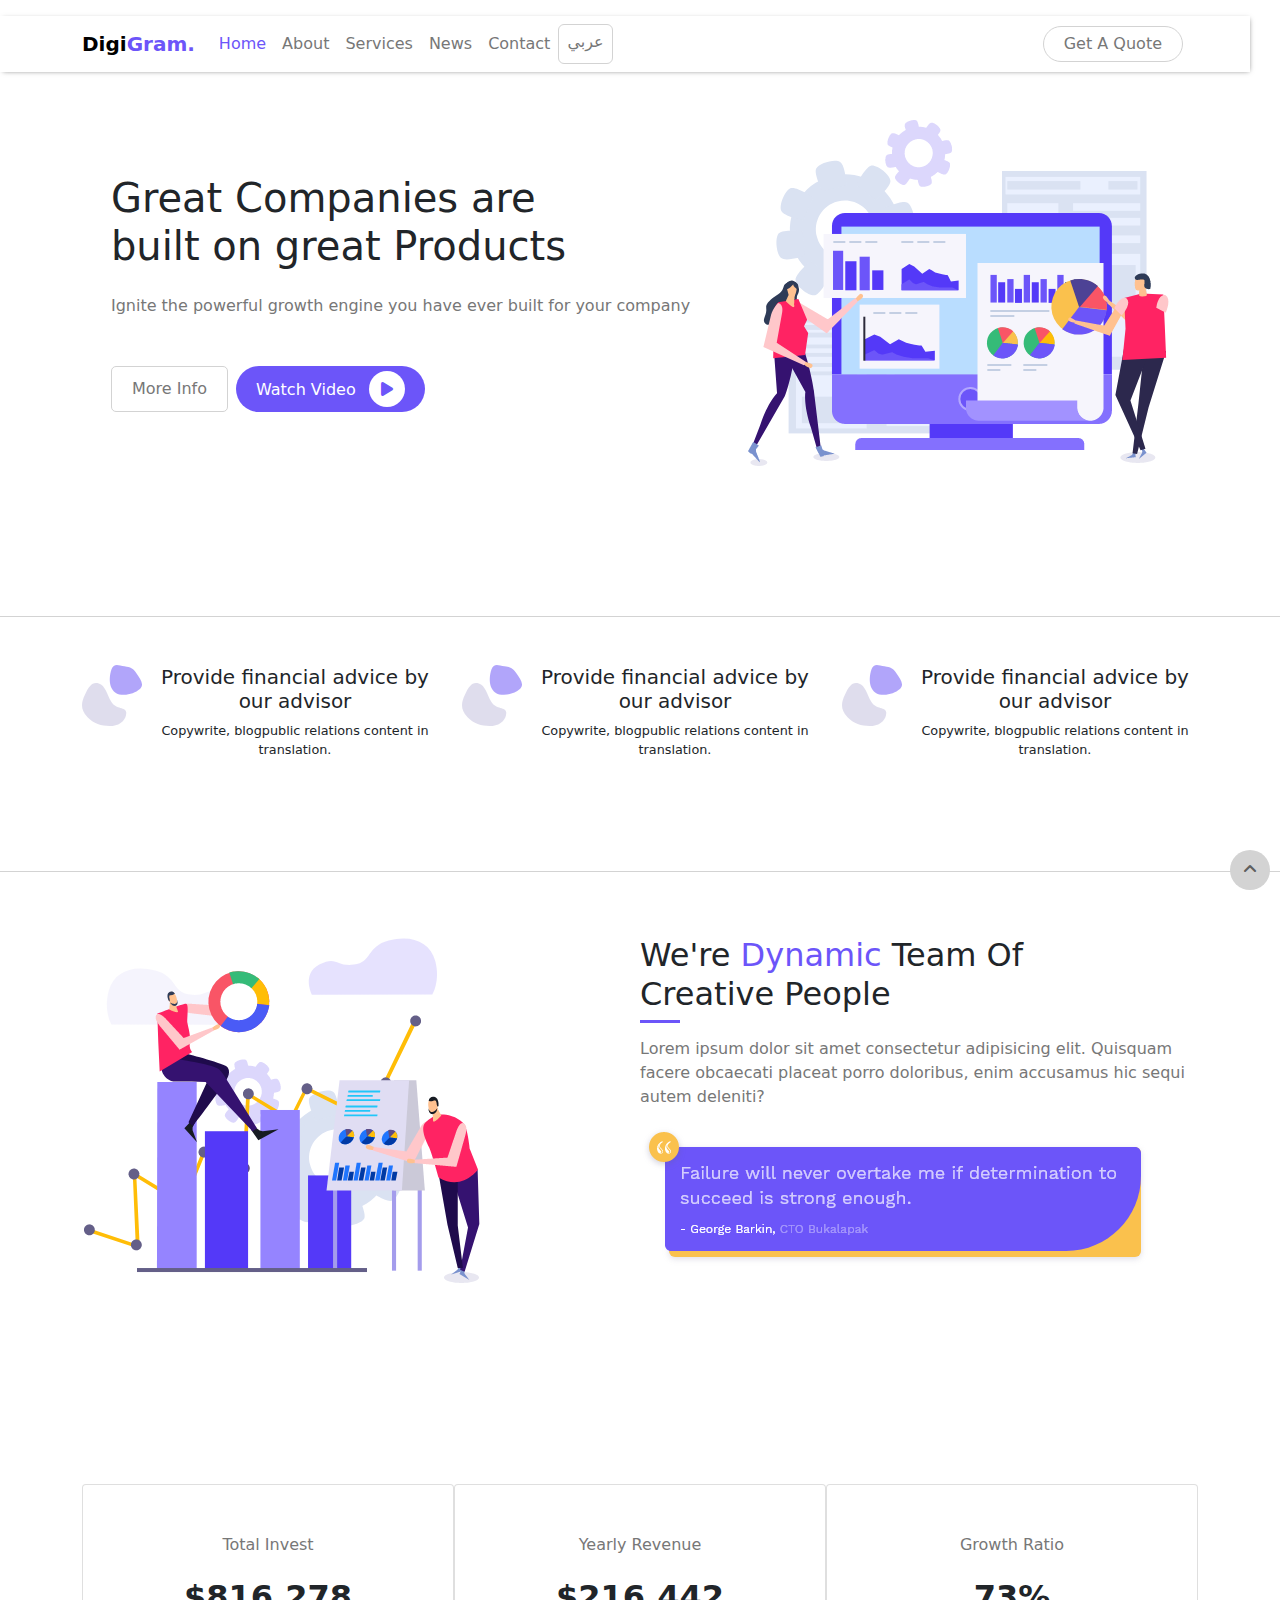
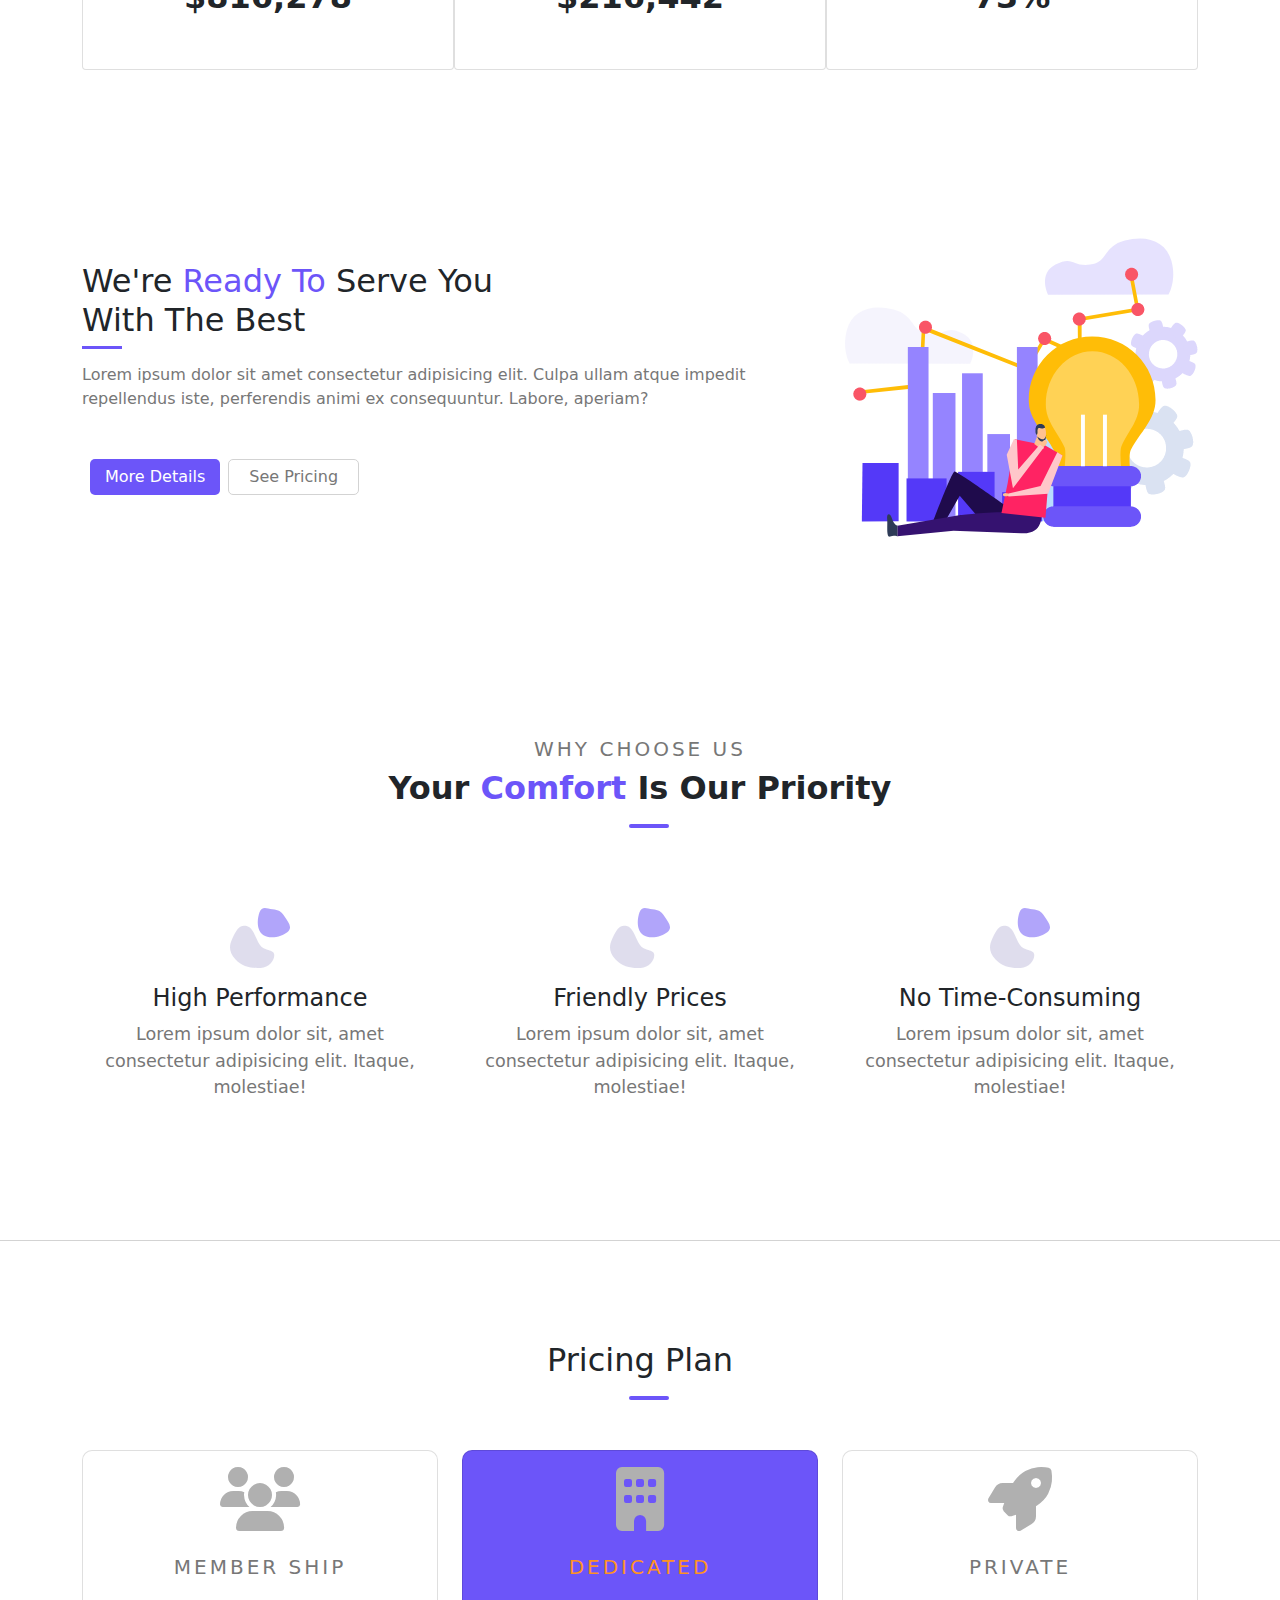
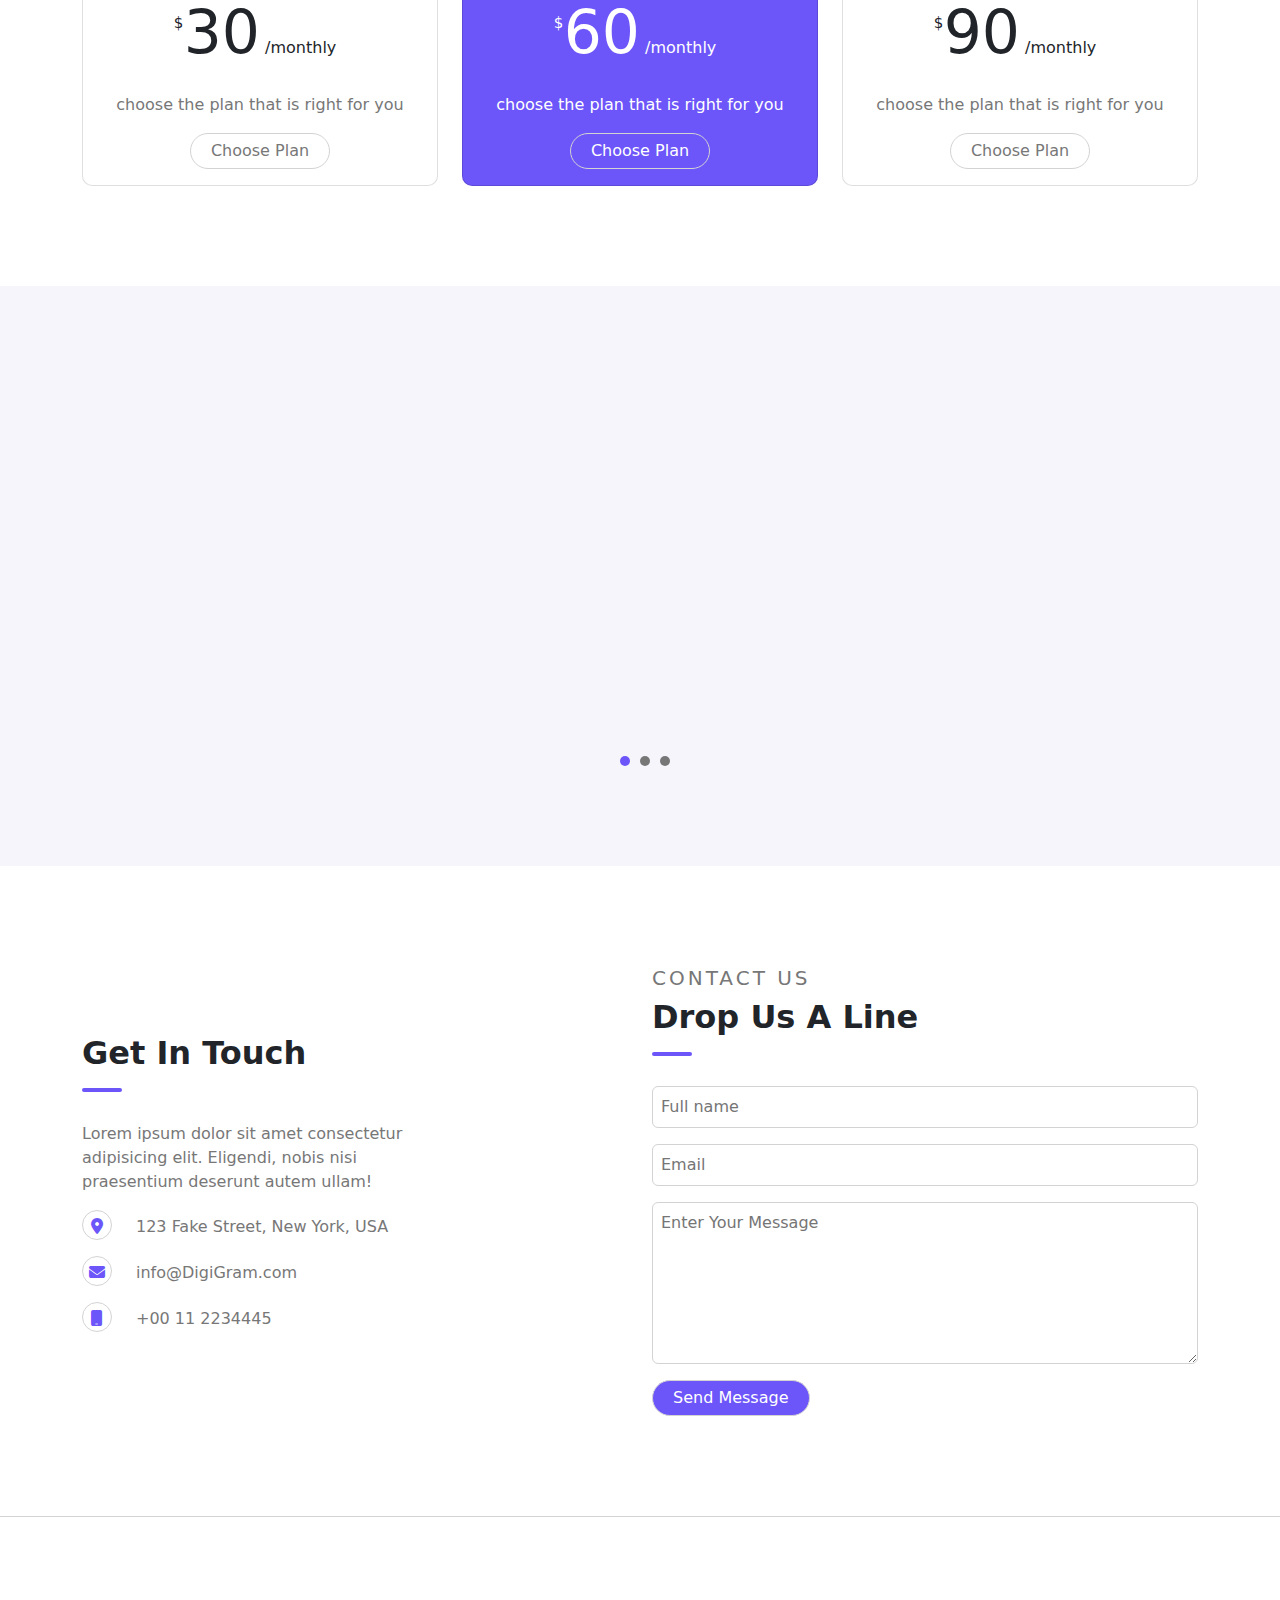
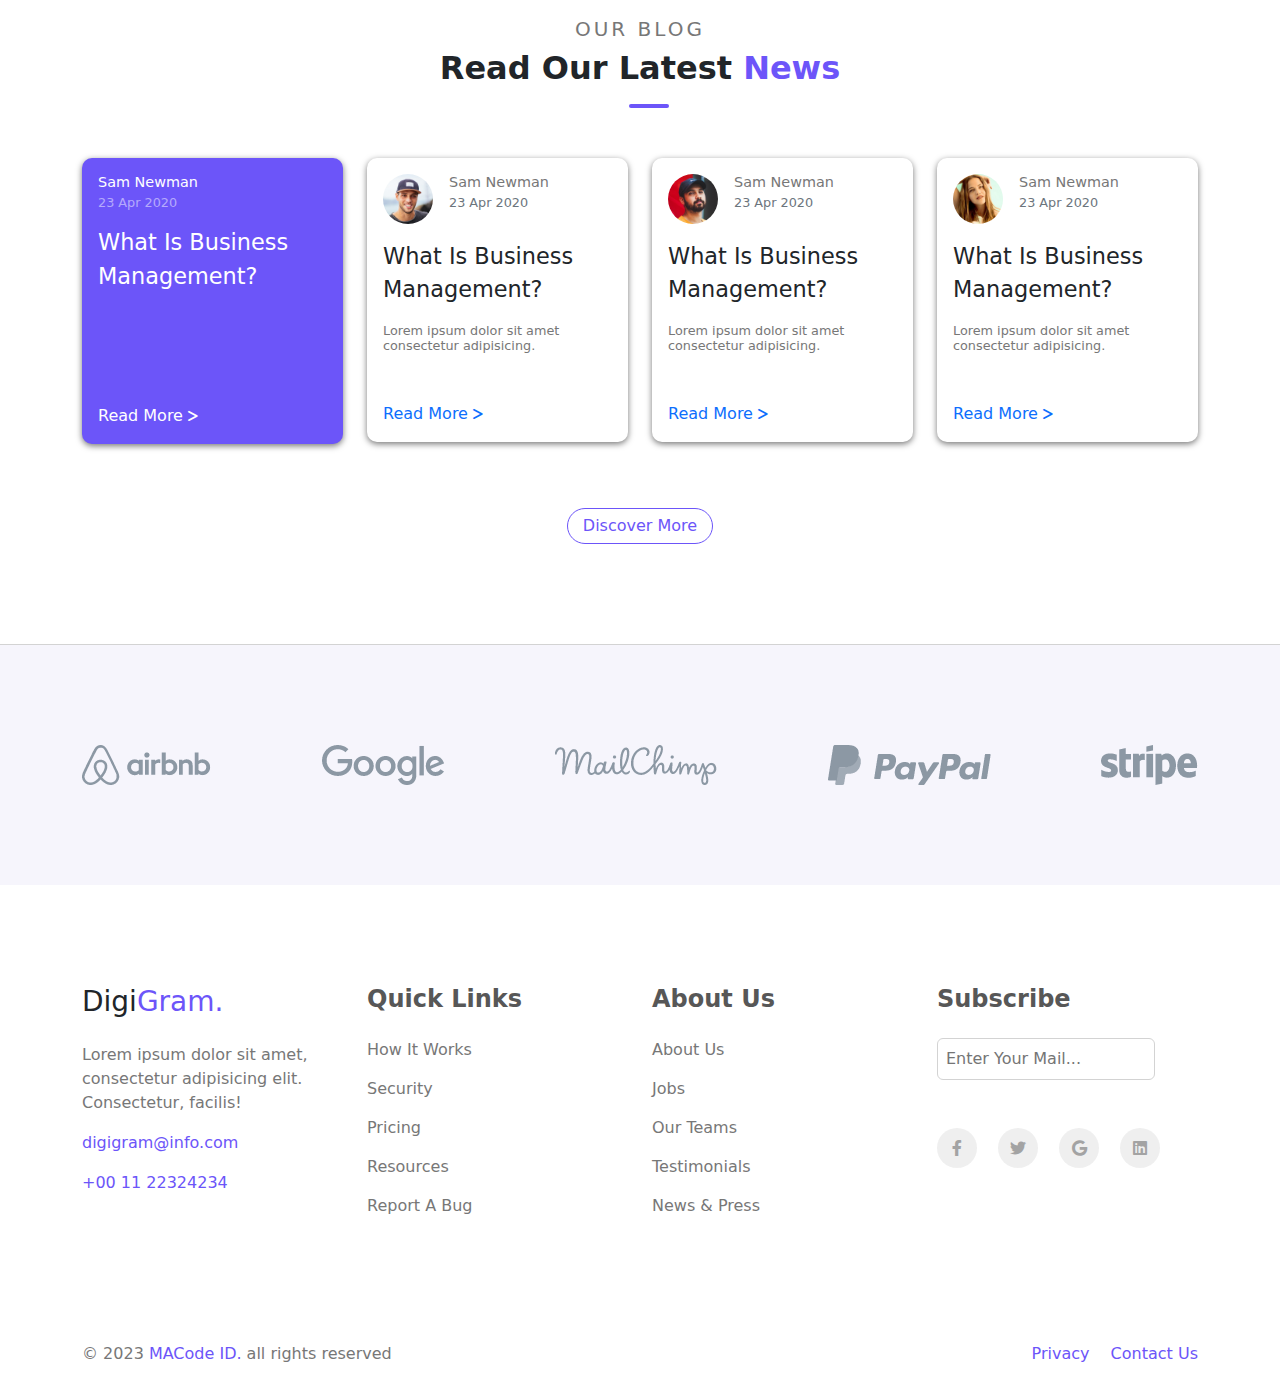
<file: index.html>
<!DOCTYPE html>
<html lang="en">

<head>
    <meta charset="UTF-8">
    <meta http-equiv="X-UA-Compatible" content="IE=edge">
    <meta name="viewport" content="width=device-width, initial-scale=1.0">
    <link rel="canonical" href="https://htmlcheatsheet.com/" />
    <meta name="description" content="this is a company website that has a lot of features">
    <meta name="keywords" content="DigiGram, company, good services" />
    <meta property="fb:admins" content="samir ali" />
    <meta property="og:title" content="DigiGram" />
    <meta property="og:type" content="website" />
    <meta property="og:url" content="https://samir-ali-10.github.io/DigiGram/" />
    <meta property="og:image" content="https://krify.co/wp-content/uploads/2019/01/Website-Design.jpg" />
    <meta property="og:description" content="this is a company website that has a lot of features" />
    <meta name="What's App:card" content="DigiGram">
    <meta property="What's App:domain" content="samir-ali-10.github.io">
    <meta property="What's App:url" content="https://samir-ali-10.github.io/DigiGram/">
    <meta name="What's App:title" content="DigiGram">
    <meta name="What's App:description" content="this is a company website that has a lot of features">
    <meta name="What's App:image" content="https://krify.co/wp-content/uploads/2019/01/Website-Design.jpg">
    <meta name="linkedin:card" content="Company">
    <meta name="linkedin:title" content="DigiGram">
    <meta name="linkedin:description" content="this is a company website that has a lot of features">
    <meta name="linkedin:site" content="samir ali">
    <meta name="linkedin:image" content="https://krify.co/wp-content/uploads/2019/01/Website-Design.jpg">
    <meta name="linkedin:creator" content="samir ali">
    <meta name="facebook:card" content="Company">
    <meta name="facebook:title" content="DigiGram">
    <meta name="facebook:description" content="this is a company website that has a lot of features">
    <meta name="facebook:site" content="samir ali">
    <meta name="facebook:image" content="https://krify.co/wp-content/uploads/2019/01/Website-Design.jpg">
    <meta name="facebook:creator" content="samir ali">
    <link rel="apple-touch-icon" href="./img/icon_pattern.svg">
    <link rel="alternate" hreflang="es" href="https://htmlcheatsheet.com/spanish/" />
    <meta name="author" content="Samir Ali">
    <link rel="icon" href="./img/icon_pattern.svg">
    <link rel="stylesheet" href="css/bootstrap.min.css">
    <link rel="stylesheet" href="css/all.min.css">
    <link rel="stylesheet" href="css/style.css">
    <title>DigiGram</title>
</head>

<body>

    <nav class="navbar navbar-expand-lg mt-3">
        <div class="container">
            <div class="logo d-flex align-items-center">
                <a class="navbar-brand text-black fw-bold" href="#">Digi<span class="secondary_color">Gram.</span>
                </a>
                <div class="navigation">
                    <div class="navbar-nav text-capitalize">
                        <a class="nav-link active" aria-current="page" href="#">Home</a>
                        <a class="nav-link shaded_color" href="about.html">about</a>
                        <a class="nav-link shaded_color" href="services.html">services</a>
                        <a class="nav-link shaded_color" href="news.html">news</a>
                        <a class="nav-link shaded_color" href="contact.html">contact</a>
                        <a class="nav-link shaded_color change_lang text-center" href="index_ar.html">عربي</a>
                    </div>
                    <i class="fa-solid fa-bars"></i>
                </div>
            </div>
            <button class="header_button">Get a Quote</button>
        </div>
    </nav>

    <div class="home">
        <div class="container pt-5 d-flex align-items-center justify-content-around">
            <div class="content">
                <h1 class="mb-4">Great Companies are<br> built on great Products</h1>
                <p class="shaded_color mb-5">Ignite the powerful growth engine you have ever built for your company</p>
                <div class="buttons d-flex">
                    <button class="info">more info</button>
                    <button class="watch_video bg_secondary text-white border-0 ms-2">watch video <i
                            class="fa-solid fa-play ms-2 secondary_color bg-white"></i></button>
                </div>
            </div>
            <div class="picture">
                <img src="img/bg_image_1.png" alt="Background Image 1">
            </div>
        </div>
    </div>

    <div class="information pt-5 pb-5">
        <div class="container text-center">
            <div class="row justify-content-between content">
                <div class="col-lg-4 col-md-6 col-sm-12 infos d-flex mb-5">
                    <div class="image">
                        <img src="img/icon_pattern.svg" alt="Icon Pattern">
                    </div>
                    <div class="parag">
                        <h5>Provide financial advice by our advisor</h5>
                        <p>Copywrite, blogpublic relations content in translation.</p>
                    </div>
                </div>
                <div class="col-lg-4 col-md-6 col-sm-12 infos d-flex mb-5">
                    <div class="image">
                        <img src="img/icon_pattern.svg" alt="Icon Pattern">
                    </div>
                    <div class="parag">
                        <h5>Provide financial advice by our advisor</h5>
                        <p>Copywrite, blogpublic relations content in translation.</p>
                    </div>
                </div>
                <div class="col-lg-4 col-md-6 col-sm-12 infos d-flex">
                    <div class="image">
                        <img src="img/icon_pattern.svg" alt="Icon Pattern">
                    </div>
                    <div class="parag">
                        <h5>Provide financial advice by our advisor</h5>
                        <p>Copywrite, blogpublic relations content in translation.</p>
                    </div>
                </div>
            </div>
        </div>
    </div>

    <div class="about pt-5">
        <div class="container">
            <div class="containing d-flex align-items-center justify-content-between">
                <div class="picture">
                    <img src="img/bg_image_2.png" alt="BG image 2">
                </div>
                <div class="content">
                    <h2 class="text-capitalize mb-4">we're <span class="secondary_color">dynamic</span> team of<br>
                        creative people</h2>
                    <p class="shaded_color">Lorem ipsum dolor sit amet consectetur adipisicing elit. Quisquam facere
                        obcaecati placeat porro doloribus, enim accusamus hic sequi autem deleniti?</p>
                    <img src="img/testi_image.png" alt="Failure Image">
                </div>
            </div>
            <div class="revenue text-center d-flex">
                <div class="card w-100 p-5">
                    <p class="text-capitalize shaded_color">total invest</p>
                    <span class="fw-bold fs-2">$816,278</span>
                </div>
                <div class="card w-100 p-5">
                    <p class="text-capitalize shaded_color">yearly revenue</p>
                    <span class="fw-bold fs-2">$216,442</span>
                </div>
                <div class="card w-100 p-5">
                    <p class="text-capitalize shaded_color">growth ratio</p>
                    <span class="fw-bold fs-2">73%</span>
                </div>
            </div>
        </div>
    </div>

    <div class="services">
        <div class="container d-flex align-items-center justify-content-around">
            <div class="content">
                <h2 class="mb-4 text-capitalize">we're <span class="secondary_color">ready to</span> serve you <br> with
                    the best</h2>
                <p class="shaded_color mb-5">Lorem ipsum dolor sit amet consectetur adipisicing elit. Culpa ullam atque
                    impedit repellendus iste, perferendis animi ex consequuntur. Labore, aperiam?</p>
                <div class="buttons d-flex">
                    <button class="bg_secondary text-white border-0 ms-2 text-capitalize more_details me-2">more
                        details</button>
                    <button class="info text-capitalize">see pricing</button>
                </div>
            </div>
            <div class="picture">
                <img src="img/bg_image_3.png" alt="Background Image 3">
            </div>
        </div>
    </div>

    <div class="comfort text-center">
        <div class="container">
            <div class="special_heading">
                <h5 class="text-uppercase shaded_color">why choose us</h5>
                <h2 class="text-capitalize fw-bolder">your <span class="secondary_color">comfort</span> is our priority
                </h2>
            </div>
            <div class="row justify-content-center">
                <div class="col-lg-4 mb-4">
                    <div class="image pb-3">
                        <img src="img/icon_pattern.svg" alt="Icon">
                    </div>
                    <div class="content">
                        <h4 class="text-capitalize">high performance</h4>
                        <p class="shaded_color">Lorem ipsum dolor sit, amet consectetur adipisicing elit. Itaque,
                            molestiae!</p>
                    </div>
                </div>
                <div class="col-lg-4 mb-4">
                    <div class="image pb-3">
                        <img src="img/icon_pattern.svg" alt="Icon">
                    </div>
                    <div class="content">
                        <h4 class="text-capitalize">friendly prices</h4>
                        <p class="shaded_color">Lorem ipsum dolor sit, amet consectetur adipisicing elit. Itaque,
                            molestiae!</p>
                    </div>
                </div>
                <div class="col-lg-4">
                    <div class="image pb-3">
                        <img src="img/icon_pattern.svg" alt="Icon">
                    </div>
                    <div class="content">
                        <h4 class="text-capitalize">no time-consuming</h4>
                        <p class="shaded_color">Lorem ipsum dolor sit, amet consectetur adipisicing elit. Itaque,
                            molestiae!</p>
                    </div>
                </div>
            </div>
        </div>
    </div>

    <div class="pricing text-center">
        <div class="container">
            <div class="special_heading">
                <h2 class="text-capitalize">pricing plan</h2>
            </div>
            <div class="row justify-content-center">
                <div class="col-lg-4">
                    <div class="card">
                        <div class="card-body">
                            <i class="fa-solid fa-users fa-4x" style="color: #b0b0b0;"></i>
                            <h5 class="card-title text-uppercase shaded_color mt-4">member ship</h5>
                            <p class="card-text"><span>30</span> /monthly</p>
                            <span class="d-block mb-3 shaded_color">choose the plan that is right for you</span>
                            <a href="#" class="btn header_button">choose plan</a>
                        </div>
                    </div>
                </div>
                <div class="col-lg-4">
                    <div class="card bg_secondary">
                        <div class="card-body">
                            <i class="fa-solid fa-building fa-4x" style="color: #b0b0b0;"></i>
                            <h5 class="card-title text-uppercase mt-4 yellow_color">dedicated</h5>
                            <p class="card-text text-white"><span>60</span> /monthly</p>
                            <span class="d-block mb-3 text-white">choose the plan that is right for you</span>
                            <a href="#" class="btn header_button text-white">choose plan</a>
                        </div>
                    </div>
                </div>
                <div class="col-lg-4">
                    <div class="card">
                        <div class="card-body">
                            <i class="fa-solid fa-rocket fa-4x" style="color: #b0b0b0;"></i>
                            <h5 class="card-title text-uppercase shaded_color mt-4">private</h5>
                            <p class="card-text"><span>90</span> /monthly</p>
                            <span class="d-block mb-3 shaded_color">choose the plan that is right for you</span>
                            <a href="#" class="btn header_button">choose plan</a>
                        </div>
                    </div>
                </div>
            </div>
        </div>
    </div>

    <div class="news bg_color text-center">
        <div class="container">
            <div class="containing">
                <div class="row align-items-center show" data-count="one">
                    <div class="col-lg-5">
                        <div class="image">
                            <img src="img/person/person_2.jpg" alt="Person2">
                        </div>
                    </div>
                    <div class="col-lg-7 text-start">
                        <div class="content">
                            <h4 class="shaded_color mb-4">Lorem ipsum dolor sit amet consectetur adipisicing elit.
                                Voluptatum
                                quae
                                corporis quos repellat similique quibusdam animi blanditiis. Voluptatum ad similique
                                incidunt fuga
                                id vitae aperiam?</h4>
                            <p class="text-capitalize fw-bold">george burke - <span class="shaded_color fw-normal">CEO
                                    Letro</span>
                            </p>
                        </div>
                    </div>
                </div>
                <div class="row align-items-center" data-count="two">
                    <div class="col-lg-5">
                        <div class="image">
                            <img src="img/person/person_1.jpg" alt="Person2">
                        </div>
                    </div>
                    <div class="col-lg-7 text-start">
                        <div class="content">
                            <h4 class="shaded_color mb-4">Lorem ipsum dolor sit amet consectetur adipisicing elit.
                                Voluptatum
                                quae
                                corporis quos repellat similique quibusdam animi blanditiis. Voluptatum ad similique
                                incidunt fuga
                                id vitae aperiam?</h4>
                            <p class="text-capitalize fw-bold">george burke - <span class="shaded_color fw-normal">CEO
                                    Letro</span>
                            </p>
                        </div>
                    </div>
                </div>
                <div class="row align-items-center" data-count="three">
                    <div class="col-lg-5">
                        <div class="image">
                            <img src="img/person/person_3.jpg" alt="Person2">
                        </div>
                    </div>
                    <div class="col-lg-7 text-start">
                        <div class="content">
                            <h4 class="shaded_color mb-4">Lorem ipsum dolor sit amet consectetur adipisicing elit.
                                Voluptatum
                                quae
                                corporis quos repellat similique quibusdam animi blanditiis. Voluptatum ad similique
                                incidunt fuga
                                id vitae aperiam?</h4>
                            <p class="text-capitalize fw-bold">george burke - <span class="shaded_color fw-normal">CEO
                                    Letro</span>
                            </p>
                        </div>
                    </div>
                </div>
            </div>
            <div class="slider d-flex justify-content-center">
                <div class="dot active" data-count="one"></div>
                <div class="dot" data-count="two"></div>
                <div class="dot" data-count="three"></div>
            </div>
        </div>
    </div>

    <div class="contact">
        <div class="container">
            <div class="row justify-content-between align-items-center">
                <div class="col-lg-4 in_touch">
                    <div class="special_heading_left">
                        <h2 class="text-capitalize">get in touch</h2>
                    </div>
                    <p class="shaded_color">Lorem ipsum dolor sit amet consectetur adipisicing elit. Eligendi, nobis
                        nisi praesentium
                        deserunt autem ullam!</p>
                    <ul class="list-unstyled">
                        <li class="mb-3 shaded_color text-capitalize"><i class="fa-solid fa-location-dot me-4"></i>123
                            fake street, new york, USA</li>
                        <li class="mb-3 shaded_color"><i class="fa-solid fa-envelope me-4"></i>info@DigiGram.com</li>
                        <li class="mb-3 shaded_color"><i class="fa-solid fa-mobile me-4"></i>+00 11 2234445</li>
                    </ul>
                </div>
                <div class="col-lg-6">
                    <div class="special_heading_left">
                        <h5 class="shaded_color text-uppercase">contact us</h5>
                        <h2 class="text-capitalize">drop us a line</h2>
                    </div>
                    <form action="#" class="d-flex">
                        <input class="mb-3 p-2" type="text" name="fullName" placeholder="Full name">
                        <input class="mb-3 p-2" type="email" name="email" placeholder="Email">
                        <textarea class="mb-3 p-2" name="message" rows="6" placeholder="Enter Your Message"></textarea>
                        <input class="watch_video bg_secondary text-white" type="submit" value="send message">
                    </form>
                </div>
            </div>
        </div>
    </div>

    <div class="blog text-center">
        <div class="container">
            <div class="special_heading">
                <h5 class="text-uppercase shaded_color">our blog</h5>
                <h2 class="text-capitalize fw-bold">read our latest <span class="secondary_color">news</span></h2>
            </div>
            <div class="row mt-4">
                <div class="col-lg-3 col-md-6">
                    <div class="card text-start mb-3 bg_secondary">
                        <div class="card-body text-white">
                            <h5 class="card-title text-capitalize">sam newman</h5>
                            <h6 class="card-subtitle mb-2 text-white-50 text-capitalize">23 apr 2020</h6>
                            <p class="card-text text-capitalize text-white mt-3 active">what is business management?</p>
                            <a href="#" class="card-link text-white text-capitalize">read more <i
                                    class="fa-solid fa-greater-than"></i></a>
                        </div>
                    </div>
                </div>
                <div class="col-lg-3 col-md-6">
                    <div class="card text-start mb-3">
                        <div class="card-body">
                            <div class="heading d-flex">
                                <img src="img/person/person_1.jpg" alt="Person1">
                                <div class="content ms-3">
                                    <h5 class="card-title text-capitalize shaded_color">sam newman</h5>
                                    <h6 class="card-subtitle mb-2 text-muted text-capitalize border_color">23 apr 2020
                                    </h6>
                                </div>
                            </div>
                            <p class="card-text text-capitalize mt-3">what is business management?</p>
                            <h6 class="shaded_color mb-5">Lorem ipsum dolor sit amet consectetur adipisicing.</h6>
                            <a href="#" class="card-link text-capitalize">read more <i
                                    class="fa-solid fa-greater-than"></i></a>
                        </div>
                    </div>
                </div>
                <div class="col-lg-3 col-md-6">
                    <div class="card text-start mb-3">
                        <div class="card-body">
                            <div class="heading d-flex">
                                <img src="img/person/person_2.jpg" alt="Person1">
                                <div class="content ms-3">
                                    <h5 class="card-title text-capitalize shaded_color">sam newman</h5>
                                    <h6 class="card-subtitle mb-2 text-muted text-capitalize border_color">23 apr 2020
                                    </h6>
                                </div>
                            </div>
                            <p class="card-text text-capitalize mt-3">what is business management?</p>
                            <h6 class="shaded_color mb-5">Lorem ipsum dolor sit amet consectetur adipisicing.</h6>
                            <a href="#" class="card-link text-capitalize">read more <i
                                    class="fa-solid fa-greater-than"></i></a>
                        </div>
                    </div>
                </div>
                <div class="col-lg-3 col-md-6">
                    <div class="card text-start mb-3">
                        <div class="card-body">
                            <div class="heading d-flex">
                                <img src="img/person/person_3.jpg" alt="Person1">
                                <div class="content ms-3">
                                    <h5 class="card-title text-capitalize shaded_color">sam newman</h5>
                                    <h6 class="card-subtitle mb-2 text-muted text-capitalize border_color">23 apr 2020
                                    </h6>
                                </div>
                            </div>
                            <p class="card-text text-capitalize mt-3">what is business management?</p>
                            <h6 class="shaded_color mb-5">Lorem ipsum dolor sit amet consectetur adipisicing.</h6>
                            <a href="#" class="card-link text-capitalize">read more <i
                                    class="fa-solid fa-greater-than"></i></a>
                        </div>
                    </div>
                </div>
            </div>
            <button class="mt-5 bg-transparent secondary_color text-capitalize discover">discover more</button>
        </div>
    </div>

    <div class="clients bg_color text-center">
        <div class="container d-flex justify-content-between">
            <div class="client">
                <img src="img/clients/airbnb.png" alt="airbnb">
            </div>
            <div class="client">
                <img src="img/clients/google.png" alt="google">
            </div>
            <div class="client">
                <img src="img/clients/mailchimp.png" alt="mailchimp">
            </div>
            <div class="client">
                <img src="img/clients/paypal.png" alt="paypal">
            </div>
            <div class="client">
                <img src="img/clients/stripe.png" alt="stripe">
            </div>
        </div>
    </div>

    <footer>
        <div class="container">
            <div class="row">
                <div class="col mb-5">
                    <h3 class="text-capitalize mb-4">Digi<span class="secondary_color">Gram.</span></h3>
                    <p class="shaded_color">Lorem ipsum dolor sit amet, consectetur adipisicing elit. Consectetur,
                        facilis!</p>
                    <div class="links d-flex flex-column">
                        <a class="mb-3 secondary_color" href="#">digigram@info.com</a>
                        <a class="secondary_color" href="#">+00 11 22324234</a>
                    </div>
                </div>
                <div class="col mb-5">
                    <h4 class="text-capitalize mb-4">quick links</h4>
                    <ul class="list-unstyled">
                        <li>how it works</li>
                        <li>security</li>
                        <li>pricing</li>
                        <li>resources</li>
                        <li>report a bug</li>
                    </ul>
                </div>
                <div class="col mb-5">
                    <h4 class="text-capitalize mb-4">about us</h4>
                    <ul class="list-unstyled">
                        <li>about us</li>
                        <li>jobs</li>
                        <li>our teams</li>
                        <li>testimonials</li>
                        <li>news & press</li>
                    </ul>
                </div>
                <div class="col mb-5">
                    <h4 class="text-capitalize mb-4">subscribe</h4>
                    <input class="p-2" type="email" name="subscribe" placeholder="Enter Your Mail...">
                    <div class="socials mt-5">
                        <i class="fa-brands fa-facebook-f me-3" style="color: #a3a3a3;"></i>
                        <i class="fa-brands fa-twitter me-3" style="color: #a3a3a3;"></i>
                        <i class="fa-brands fa-google me-3" style="color: #a3a3a3;"></i>
                        <i class="fa-brands fa-linkedin" style="color: #a3a3a3;"></i>
                    </div>
                </div>
            </div>
        </div>
    </footer>

    <div class="copyright">
        <div class="container d-flex justify-content-between">
            <p class="shaded_color">&#169; 2023 <span class="secondary_color">MACode ID.</span> all rights reserved</p>
            <div class="links">
                <a class="text-capitalize me-3 secondary_color" href="#">privacy</a>
                <a class="text-capitalize secondary_color" href="#">contact us</a>
            </div>
        </div>
    </div>

    <a class="to_top" href="#"><i class="fa-solid fa-angle-up" style="color: #5e5e5e;"></i></a>

    <script src="js/main.js"></script>
</body>

</html>
</file>
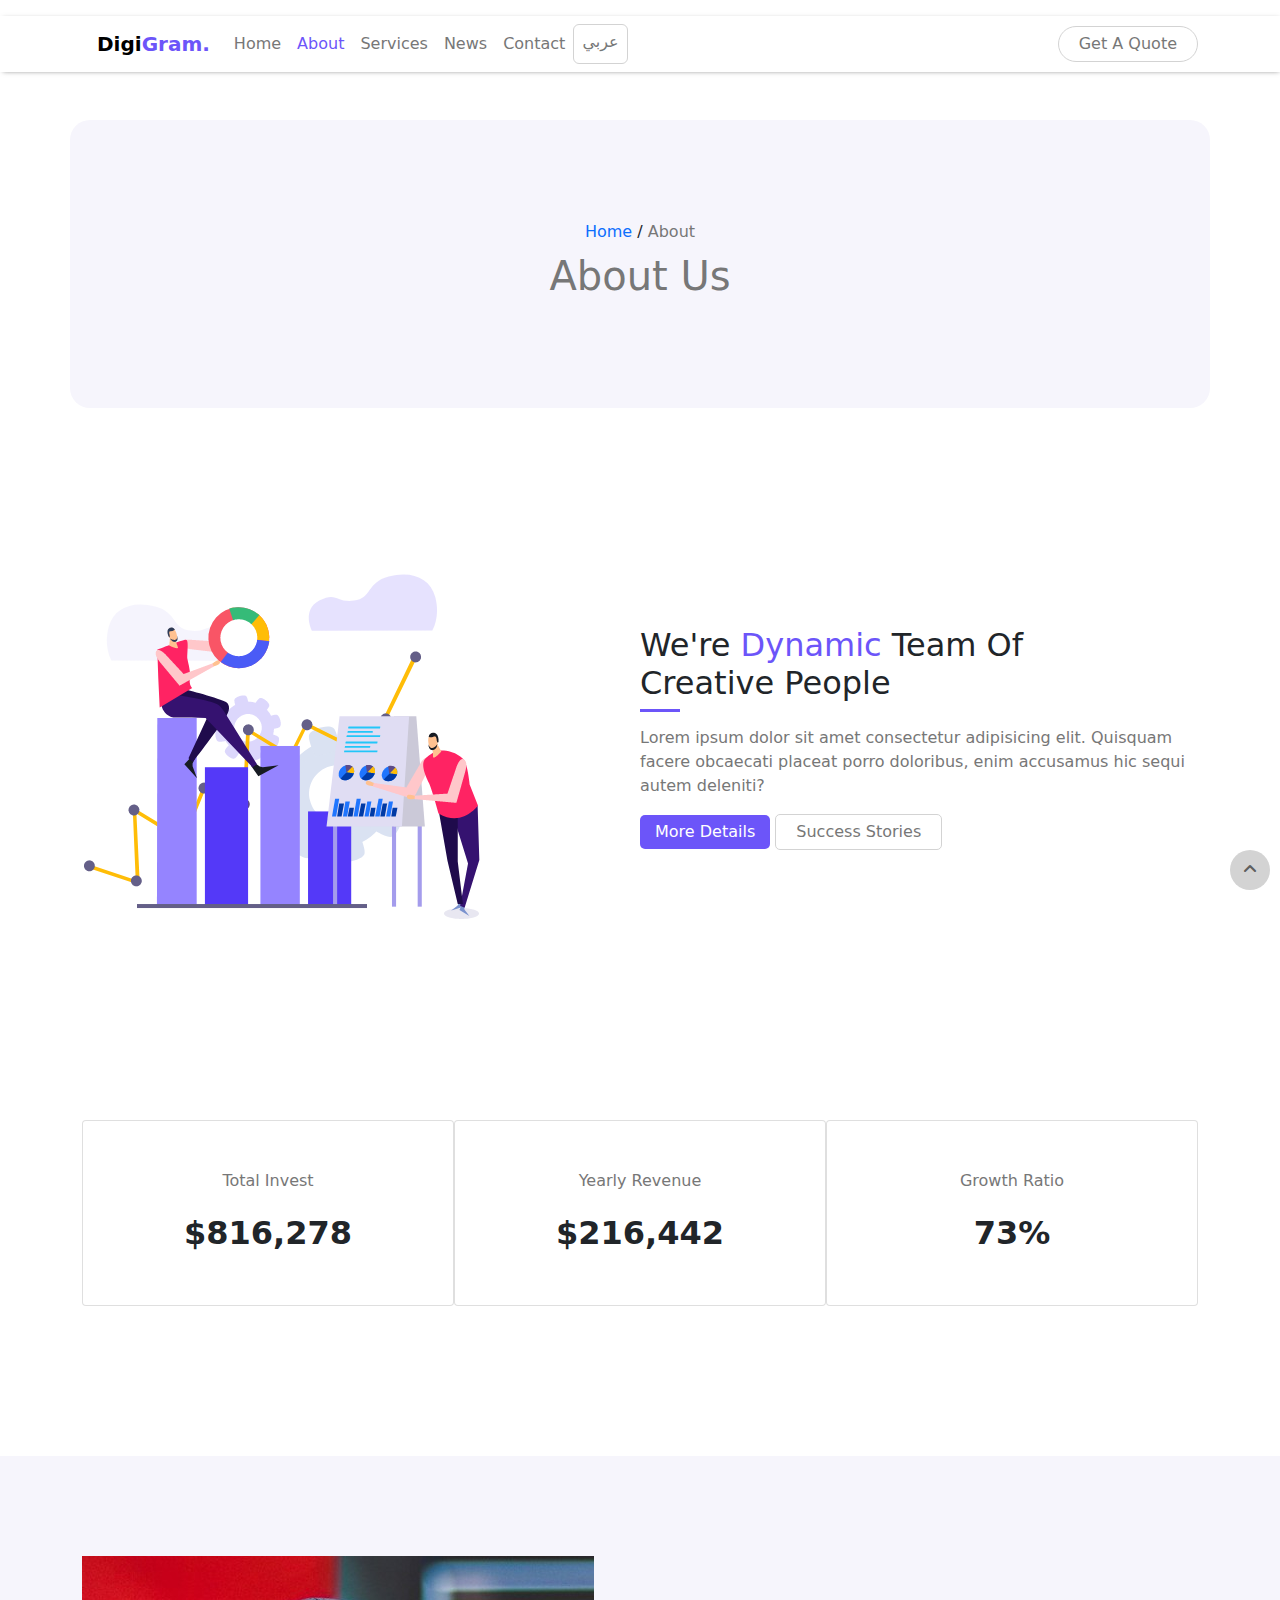
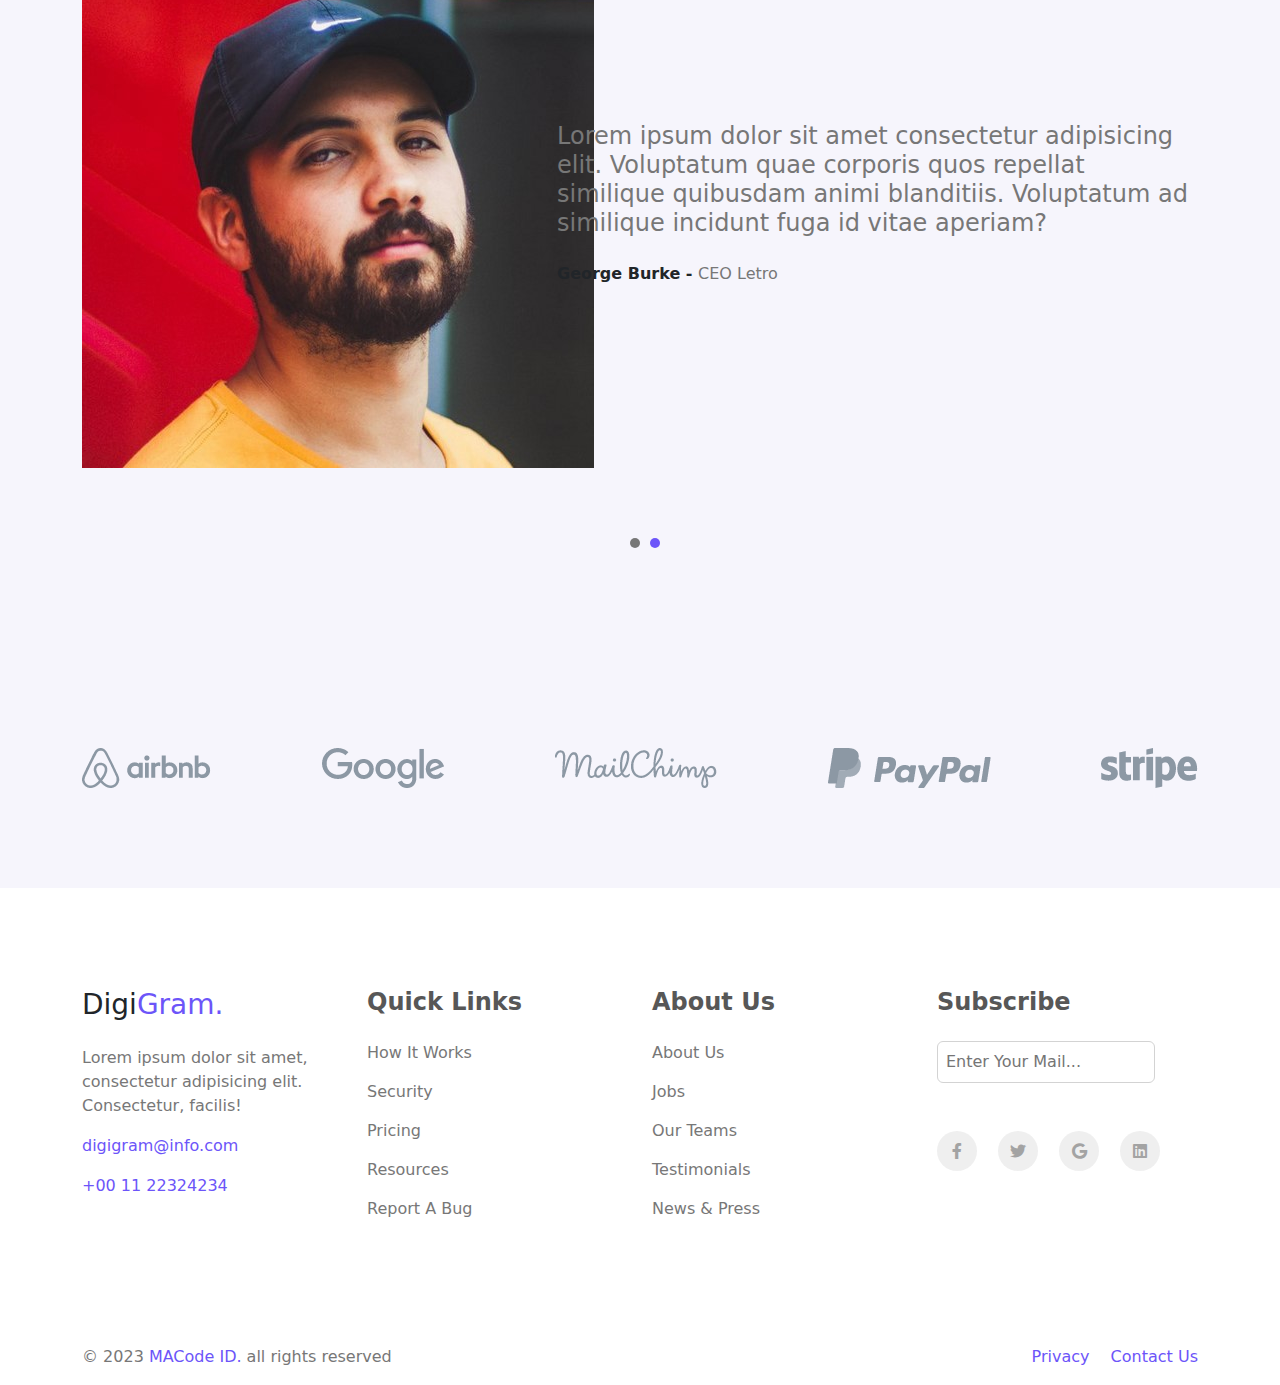
<file: about.html>
<!DOCTYPE html>
<html lang="en">

<head>
    <meta charset="UTF-8">
    <meta http-equiv="X-UA-Compatible" content="IE=edge">
    <meta name="viewport" content="width=device-width, initial-scale=1.0">
    <link rel="canonical" href="https://htmlcheatsheet.com/" />
    <meta name="description" content="this is a company website that has a lot of features">
    <meta name="keywords" content="DigiGram, company, good services" />
    <meta property="fb:admins" content="samir ali" />
    <meta property="og:title" content="DigiGram" />
    <meta property="og:type" content="website" />
    <meta property="og:url" content="https://samir-ali-10.github.io/DigiGram/" />
    <meta property="og:image" content="https://krify.co/wp-content/uploads/2019/01/Website-Design.jpg" />
    <meta property="og:description" content="this is a company website that has a lot of features" />
    <meta name="What's App:card" content="DigiGram">
    <meta property="What's App:domain" content="samir-ali-10.github.io">
    <meta property="What's App:url" content="https://samir-ali-10.github.io/DigiGram/">
    <meta name="What's App:title" content="DigiGram">
    <meta name="What's App:description" content="this is a company website that has a lot of features">
    <meta name="What's App:image" content="https://krify.co/wp-content/uploads/2019/01/Website-Design.jpg">
    <meta name="linkedin:card" content="Company">
    <meta name="linkedin:title" content="DigiGram">
    <meta name="linkedin:description" content="this is a company website that has a lot of features">
    <meta name="linkedin:site" content="samir ali">
    <meta name="linkedin:image" content="https://krify.co/wp-content/uploads/2019/01/Website-Design.jpg">
    <meta name="linkedin:creator" content="samir ali">
    <meta name="facebook:card" content="Company">
    <meta name="facebook:title" content="DigiGram">
    <meta name="facebook:description" content="this is a company website that has a lot of features">
    <meta name="facebook:site" content="samir ali">
    <meta name="facebook:image" content="https://krify.co/wp-content/uploads/2019/01/Website-Design.jpg">
    <meta name="facebook:creator" content="samir ali">
    <link rel="apple-touch-icon" href="./img/icon_pattern.svg">
    <link rel="alternate" hreflang="es" href="https://htmlcheatsheet.com/spanish/" />
    <meta name="author" content="Samir Ali">
    <link rel="icon" href="./img/icon_pattern.svg">
    <link rel="stylesheet" href="css/bootstrap.min.css">
    <link rel="stylesheet" href="css/all.min.css">
    <link rel="stylesheet" href="css/style.css">
    <title>DigiGram</title>
</head>

<body>

    <nav class="navbar navbar-expand-lg mt-3 about_us">
        <div class="container">
            <div class="logo d-flex align-items-center">
                <a class="navbar-brand text-black fw-bold" href="#">Digi<span class="secondary_color">Gram.</span>
                </a>
                <div class="navigation">
                    <div class="navbar-nav text-capitalize">
                        <a class="nav-link shaded_color" href="index.html">Home</a>
                        <a class="nav-link active" aria-current="page" href="#">about</a>
                        <a class="nav-link shaded_color" href="services.html">services</a>
                        <a class="nav-link shaded_color" href="news.html">news</a>
                        <a class="nav-link shaded_color" href="contact.html">contact</a>
                        <a class="nav-link shaded_color change_lang text-center" href="about_ar.html">عربي</a>
                    </div>
                    <i class="fa-solid fa-bars"></i>
                </div>
            </div>
            <button class="header_button">Get a Quote</button>
        </div>
    </nav>

    <div class="wrapper text-center mt-5">
        <div class="container bg_color">
            <div class="links">
                <a class="text-capitalize" href="index.html">home</a>
                <span>/</span>
                <a class="text-capitalize shaded_color" href="#">about</a>
            </div>
            <h1 class="shaded_color text-capitalize mt-2">about us</h1>
        </div>
    </div>

    <div class="about pt-5">
        <div class="container">
            <div class="containing d-flex align-items-center justify-content-between">
                <div class="picture">
                    <img src="img/bg_image_2.png" alt="BG image 2">
                </div>
                <div class="content">
                    <h2 class="text-capitalize mb-4">we're <span class="secondary_color">dynamic</span> team of<br>
                        creative people</h2>
                    <p class="shaded_color">Lorem ipsum dolor sit amet consectetur adipisicing elit. Quisquam facere
                        obcaecati placeat porro doloribus, enim accusamus hic sequi autem deleniti?</p>
                    <div class="about_buttons">
                        <button class="more_details text-capitalize bg_secondary text-white">more details</button>
                        <button class="info">success stories</button>
                    </div>
                </div>
            </div>
            <div class="revenue text-center d-flex">
                <div class="card w-100 p-5">
                    <p class="text-capitalize shaded_color">total invest</p>
                    <span class="fw-bold fs-2">$816,278</span>
                </div>
                <div class="card w-100 p-5">
                    <p class="text-capitalize shaded_color">yearly revenue</p>
                    <span class="fw-bold fs-2">$216,442</span>
                </div>
                <div class="card w-100 p-5">
                    <p class="text-capitalize shaded_color">growth ratio</p>
                    <span class="fw-bold fs-2">73%</span>
                </div>
            </div>
        </div>
    </div>

    <div class="news bg_color text-center">
        <div class="container">
            <div class="row align-items-center">
                <div class="col-lg-5">
                    <div class="image">
                        <img src="img/person/person_2.jpg" alt="Person2">
                    </div>
                </div>
                <div class="col-lg-7 text-start">
                    <div class="content">
                        <h4 class="shaded_color mb-4">Lorem ipsum dolor sit amet consectetur adipisicing elit.
                            Voluptatum
                            quae
                            corporis quos repellat similique quibusdam animi blanditiis. Voluptatum ad similique
                            incidunt fuga
                            id vitae aperiam?</h4>
                        <p class="text-capitalize fw-bold">george burke - <span class="shaded_color fw-normal">CEO
                                Letro</span>
                        </p>
                    </div>
                </div>
            </div>
            <div class="slider d-flex justify-content-center">
                <div class="dot"></div>
                <div class="dot active"></div>
            </div>
        </div>
    </div>

    <div class="clients bg_color text-center">
        <div class="container d-flex justify-content-between">
            <div class="client">
                <img src="img/clients/airbnb.png" alt="airbnb">
            </div>
            <div class="client">
                <img src="img/clients/google.png" alt="google">
            </div>
            <div class="client">
                <img src="img/clients/mailchimp.png" alt="mailchimp">
            </div>
            <div class="client">
                <img src="img/clients/paypal.png" alt="paypal">
            </div>
            <div class="client">
                <img src="img/clients/stripe.png" alt="stripe">
            </div>
        </div>
    </div>

    <footer>
        <div class="container">
            <div class="row">
                <div class="col mb-5">
                    <h3 class="text-capitalize mb-4">Digi<span class="secondary_color">Gram.</span></h3>
                    <p class="shaded_color">Lorem ipsum dolor sit amet, consectetur adipisicing elit. Consectetur,
                        facilis!</p>
                    <div class="links d-flex flex-column">
                        <a class="mb-3 secondary_color" href="#">digigram@info.com</a>
                        <a class="secondary_color" href="#">+00 11 22324234</a>
                    </div>
                </div>
                <div class="col mb-5">
                    <h4 class="text-capitalize mb-4">quick links</h4>
                    <ul class="list-unstyled">
                        <li>how it works</li>
                        <li>security</li>
                        <li>pricing</li>
                        <li>resources</li>
                        <li>report a bug</li>
                    </ul>
                </div>
                <div class="col mb-5">
                    <h4 class="text-capitalize mb-4">about us</h4>
                    <ul class="list-unstyled">
                        <li>about us</li>
                        <li>jobs</li>
                        <li>our teams</li>
                        <li>testimonials</li>
                        <li>news & press</li>
                    </ul>
                </div>
                <div class="col mb-5">
                    <h4 class="text-capitalize mb-4">subscribe</h4>
                    <input class="p-2" type="email" name="subscribe" placeholder="Enter Your Mail...">
                    <div class="socials mt-5">
                        <i class="fa-brands fa-facebook-f me-3" style="color: #a3a3a3;"></i>
                        <i class="fa-brands fa-twitter me-3" style="color: #a3a3a3;"></i>
                        <i class="fa-brands fa-google me-3" style="color: #a3a3a3;"></i>
                        <i class="fa-brands fa-linkedin" style="color: #a3a3a3;"></i>
                    </div>
                </div>
            </div>
        </div>
    </footer>

    <div class="copyright">
        <div class="container d-flex justify-content-between">
            <p class="shaded_color">&#169; 2023 <span class="secondary_color">MACode ID.</span> all rights reserved</p>
            <div class="links">
                <a class="text-capitalize me-3 secondary_color" href="#">privacy</a>
                <a class="text-capitalize secondary_color" href="#">contact us</a>
            </div>
        </div>
    </div>

    <a class="to_top" href="#"><i class="fa-solid fa-angle-up" style="color: #5e5e5e;"></i></a>


    <script src="js/main.js"></script>
</body>

</html>
</file>
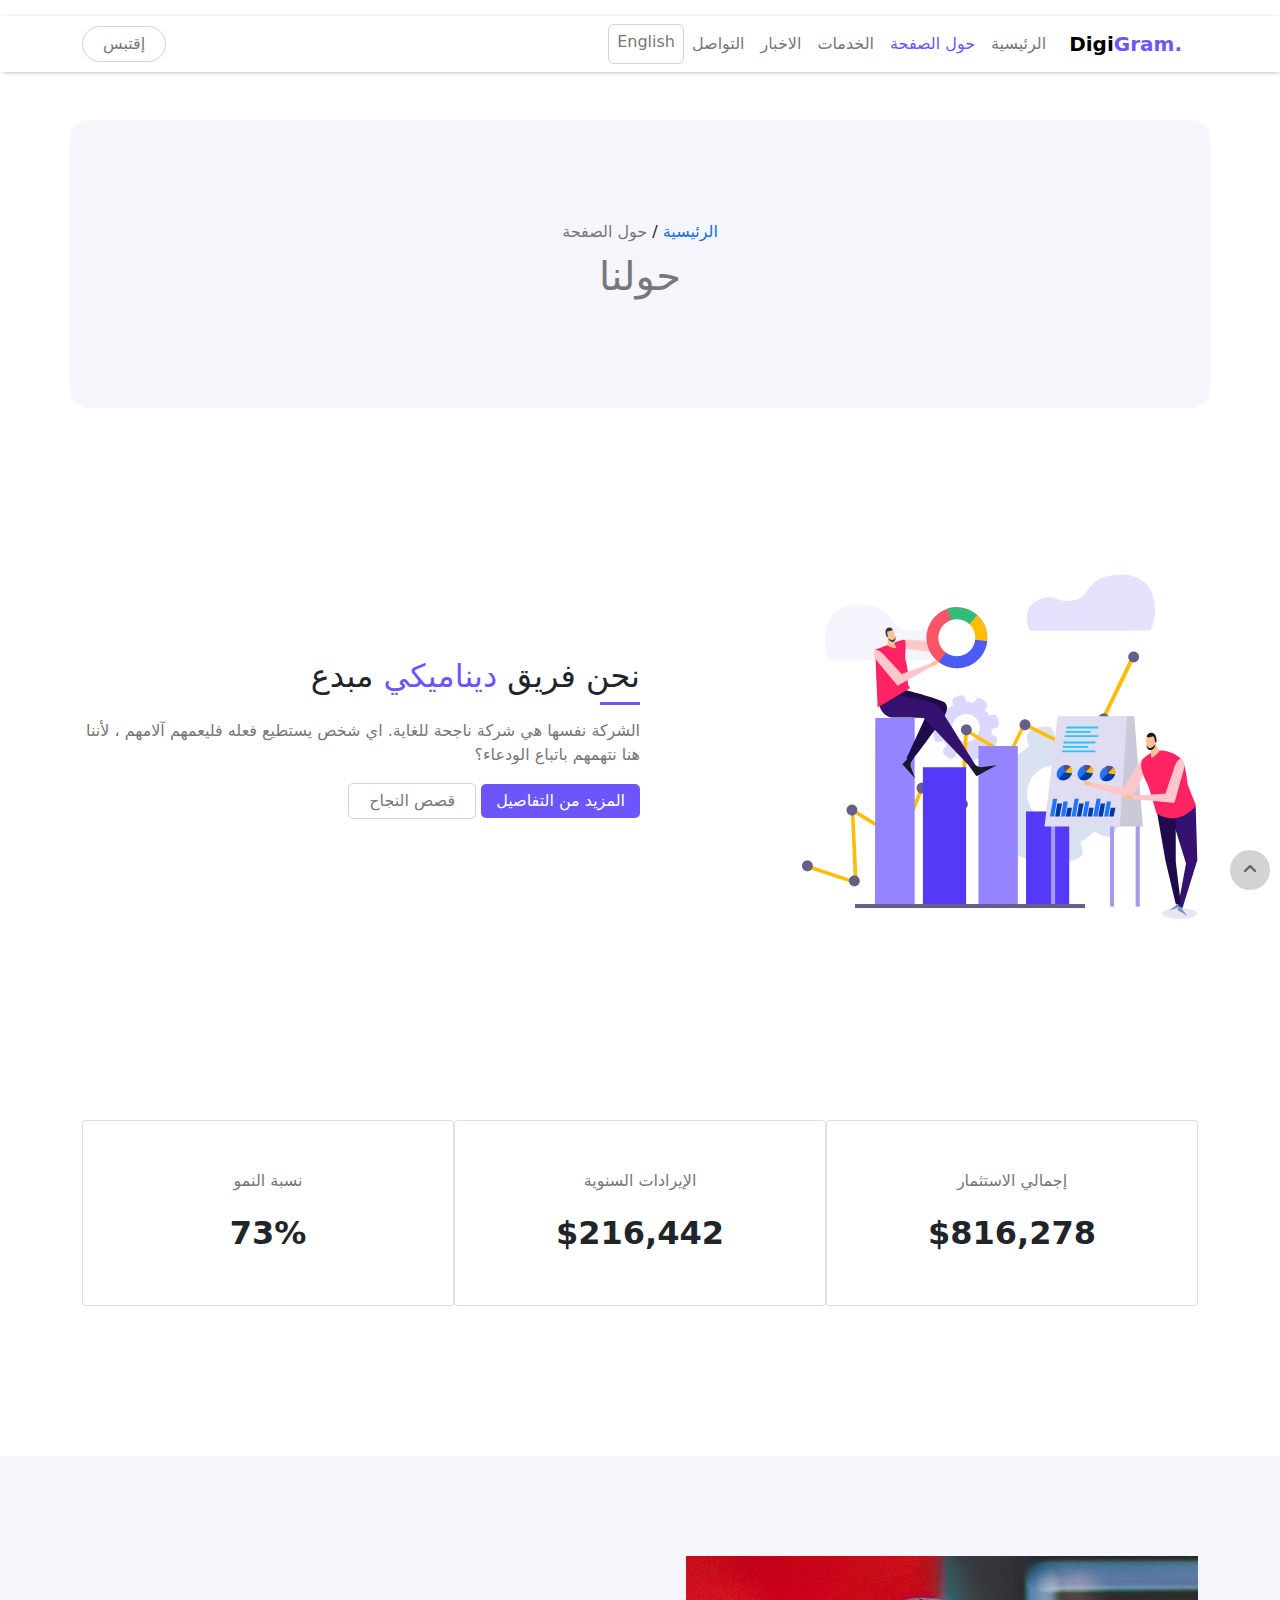
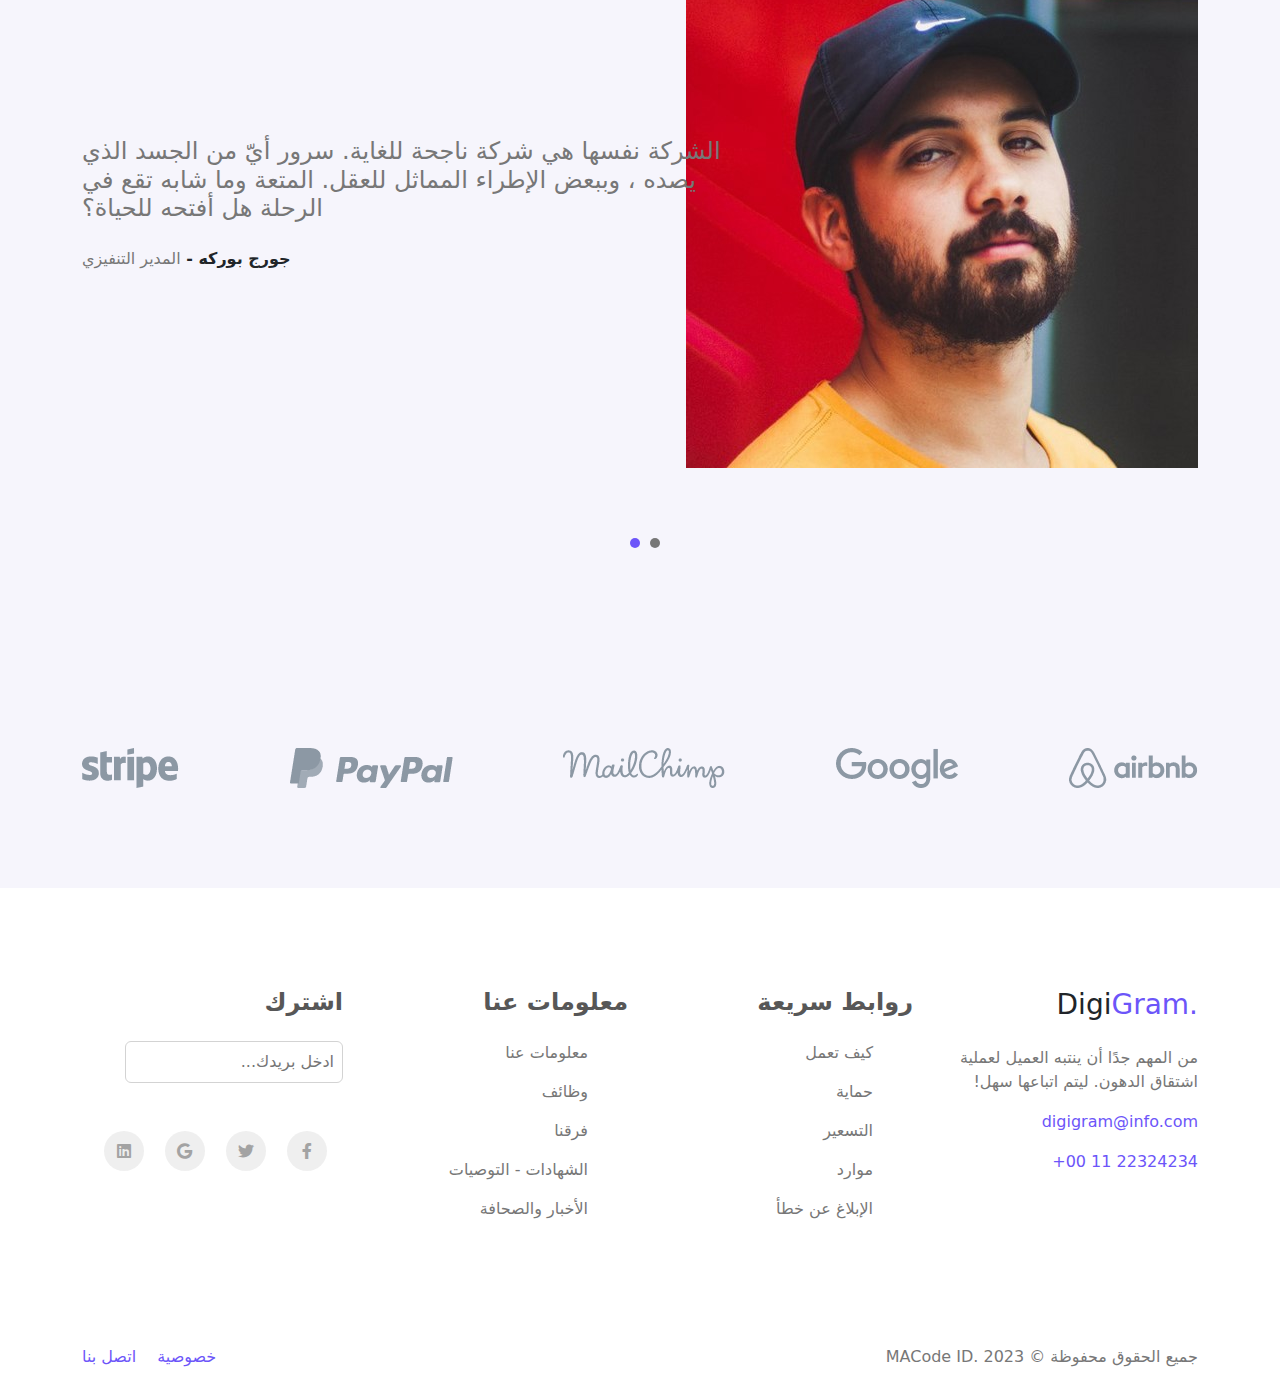
<file: about_ar.html>
<!DOCTYPE html>
<html lang="ar">

<head>
    <meta charset="UTF-8">
    <meta http-equiv="X-UA-Compatible" content="IE=edge">
    <meta name="viewport" content="width=device-width, initial-scale=1.0">
    <link rel="canonical" href="https://htmlcheatsheet.com/" />
    <meta name="description" content="this is a company website that has a lot of features">
    <meta name="keywords" content="DigiGram, company, good services" />
    <meta property="fb:admins" content="samir ali" />
    <meta property="og:title" content="DigiGram" />
    <meta property="og:type" content="website" />
    <meta property="og:url" content="https://samir-ali-10.github.io/DigiGram/" />
    <meta property="og:image" content="https://krify.co/wp-content/uploads/2019/01/Website-Design.jpg" />
    <meta property="og:description" content="this is a company website that has a lot of features" />
    <meta name="What's App:card" content="DigiGram">
    <meta property="What's App:domain" content="samir-ali-10.github.io">
    <meta property="What's App:url" content="https://samir-ali-10.github.io/DigiGram/">
    <meta name="What's App:title" content="DigiGram">
    <meta name="What's App:description" content="this is a company website that has a lot of features">
    <meta name="What's App:image" content="https://krify.co/wp-content/uploads/2019/01/Website-Design.jpg">
    <meta name="linkedin:card" content="Company">
    <meta name="linkedin:title" content="DigiGram">
    <meta name="linkedin:description" content="this is a company website that has a lot of features">
    <meta name="linkedin:site" content="samir ali">
    <meta name="linkedin:image" content="https://krify.co/wp-content/uploads/2019/01/Website-Design.jpg">
    <meta name="linkedin:creator" content="samir ali">
    <meta name="facebook:card" content="Company">
    <meta name="facebook:title" content="DigiGram">
    <meta name="facebook:description" content="this is a company website that has a lot of features">
    <meta name="facebook:site" content="samir ali">
    <meta name="facebook:image" content="https://krify.co/wp-content/uploads/2019/01/Website-Design.jpg">
    <meta name="facebook:creator" content="samir ali">
    <link rel="apple-touch-icon" href="./img/icon_pattern.svg">
    <link rel="alternate" hreflang="es" href="https://htmlcheatsheet.com/spanish/" />
    <meta name="author" content="Samir Ali">
    <link rel="icon" href="./img/icon_pattern.svg">
    <link rel="stylesheet" href="css/bootstrap.min.css">
    <link rel="stylesheet" href="css/all.min.css">
    <link rel="stylesheet" href="css/style.css">
    <title>DigiGram</title>
</head>

<body>

    <nav class="navbar navbar-expand-lg mt-3 about_us">
        <div class="container">
            <div class="logo d-flex align-items-center">
                <a class="navbar-brand text-black fw-bold" href="#">Digi<span class="secondary_color">Gram.</span>
                </a>
                <div class="navigation">
                    <div class="navbar-nav text-capitalize">
                        <a class="nav-link shaded_color" href="index_ar.html">الرئيسية</a>
                        <a class="nav-link active" aria-current="page" href="#">حول الصفحة</a>
                        <a class="nav-link shaded_color" href="services_ar.html">الخدمات</a>
                        <a class="nav-link shaded_color" href="news_ar.html">الاخبار</a>
                        <a class="nav-link shaded_color" href="contact_ar.html">التواصل</a>
                        <a class="nav-link shaded_color change_lang text-center" href="about.html">english</a>
                    </div>
                    <i class="fa-solid fa-bars"></i>
                </div>
            </div>
            <button class="header_button">إقتبس</button>
        </div>
    </nav>

    <div class="wrapper text-center mt-5">
        <div class="container bg_color">
            <div class="links">
                <a class="text-capitalize" href="index.html">الرئيسية</a>
                <span>/</span>
                <a class="text-capitalize shaded_color" href="#">حول الصفحة</a>
            </div>
            <h1 class="shaded_color text-capitalize mt-2">حولنا</h1>
        </div>
    </div>

    <div class="about arabic pt-5">
        <div class="container">
            <div class="containing d-flex align-items-center justify-content-between">
                <div class="picture">
                    <img src="img/bg_image_2.png" alt="BG image 2">
                </div>
                <div class="content">
                    <h2 class="text-capitalize mb-4">نحن فريق <bdi><span class="secondary_color">ديناميكي</span></bdi>
                        مبدع</h2>
                    <p class="shaded_color">الشركة نفسها هي شركة ناجحة للغاية. اي شخص يستطيع فعله
                        فليعمهم آلامهم ، لأننا هنا نتهمهم باتباع الودعاء؟</p>
                    <div class="about_buttons">
                        <button class="more_details text-capitalize bg_secondary text-white">المزيد من التفاصيل</button>
                        <button class="info">قصص النجاح</button>
                    </div>
                </div>
            </div>
            <div class="revenue text-center d-flex">
                <div class="card w-100 p-5">
                    <p class="text-capitalize shaded_color">إجمالي الاستثمار</p>
                    <span class="fw-bold fs-2">$816,278</span>
                </div>
                <div class="card w-100 p-5">
                    <p class="text-capitalize shaded_color">الإيرادات السنوية</p>
                    <span class="fw-bold fs-2">$216,442</span>
                </div>
                <div class="card w-100 p-5">
                    <p class="text-capitalize shaded_color">نسبة النمو</p>
                    <span class="fw-bold fs-2">73%</span>
                </div>
            </div>
        </div>
    </div>

    <div class="news bg_color text-center">
        <div class="container">
            <div class="row align-items-center">
                <div class="col-lg-5">
                    <div class="image">
                        <img src="img/person/person_2.jpg" alt="Person2">
                    </div>
                </div>
                <div class="col-lg-7 text-start">
                    <div class="content">
                        <h4 class="shaded_color mb-4">الشركة نفسها هي شركة ناجحة للغاية.
                            سرور
                            أيّ
                            من الجسد الذي يصده ، وببعض الإطراء المماثل للعقل. المتعة وما شابه
                            تقع في الرحلة
                            هل أفتحه للحياة؟</h4>
                        <p class="text-capitalize fw-bold">جورج بوركه - <span class="shaded_color fw-normal">المدير
                                التنفيزي</span>
                        </p>
                    </div>
                </div>
            </div>
            <div class="slider d-flex justify-content-center">
                <div class="dot"></div>
                <div class="dot active"></div>
            </div>
        </div>
    </div>

    <div class="clients bg_color text-center">
        <div class="container d-flex justify-content-between">
            <div class="client">
                <img src="img/clients/airbnb.png" alt="airbnb">
            </div>
            <div class="client">
                <img src="img/clients/google.png" alt="google">
            </div>
            <div class="client">
                <img src="img/clients/mailchimp.png" alt="mailchimp">
            </div>
            <div class="client">
                <img src="img/clients/paypal.png" alt="paypal">
            </div>
            <div class="client">
                <img src="img/clients/stripe.png" alt="stripe">
            </div>
        </div>
    </div>

    <footer class="arabic">
        <div class="container">
            <div class="row">
                <div class="col mb-5">
                    <h3 class="text-capitalize mb-4">Digi<span class="secondary_color">Gram.</span></h3>
                    <p class="shaded_color">من المهم جدًا أن ينتبه العميل لعملية اشتقاق الدهون. ليتم اتباعها
                        سهل!</p>
                    <div class="links d-flex flex-column">
                        <a class="mb-3 secondary_color" href="#">digigram@info.com</a>
                        <a class="secondary_color phone" href="#">+00 11 22324234</a>
                    </div>
                </div>
                <div class="col mb-5">
                    <h4 class="text-capitalize mb-4">روابط سريعة</h4>
                    <ul class="list-unstyled">
                        <li>كيف تعمل</li>
                        <li>حماية</li>
                        <li>التسعير</li>
                        <li>موارد</li>
                        <li>الإبلاغ عن خطأ</li>
                    </ul>
                </div>
                <div class="col mb-5">
                    <h4 class="text-capitalize mb-4">معلومات عنا</h4>
                    <ul class="list-unstyled">
                        <li>معلومات عنا</li>
                        <li>وظائف</li>
                        <li>فرقنا</li>
                        <li>الشهادات - التوصيات</li>
                        <li>الأخبار والصحافة</li>
                    </ul>
                </div>
                <div class="col mb-5">
                    <h4 class="text-capitalize mb-4">اشترك</h4>
                    <input class="p-2" type="email" name="subscribe" placeholder="ادخل بريدك...">
                    <div class="socials mt-5">
                        <i class="fa-brands fa-facebook-f me-3" style="color: #a3a3a3;"></i>
                        <i class="fa-brands fa-twitter me-3" style="color: #a3a3a3;"></i>
                        <i class="fa-brands fa-google me-3" style="color: #a3a3a3;"></i>
                        <i class="fa-brands fa-linkedin me-3" style="color: #a3a3a3;"></i>
                    </div>
                </div>
            </div>
        </div>
    </footer>

    <div class="copyright">
        <div class="container d-flex justify-content-between">
            <p class="shaded_color">جميع الحقوق محفوظة <bdi><span>MACode ID.</span> 2023 &#169;</bdi></p>
            <div class="links">
                <a class="text-capitalize me-3 secondary_color" href="#">خصوصية</a>
                <a class="text-capitalize secondary_color me-3" href="#">اتصل بنا</a>
            </div>
        </div>
    </div>

    <a class="to_top" href="#"><i class="fa-solid fa-angle-up" style="color: #5e5e5e;"></i></a>


    <script src="js/main.js"></script>
</body>

</html>
</file>
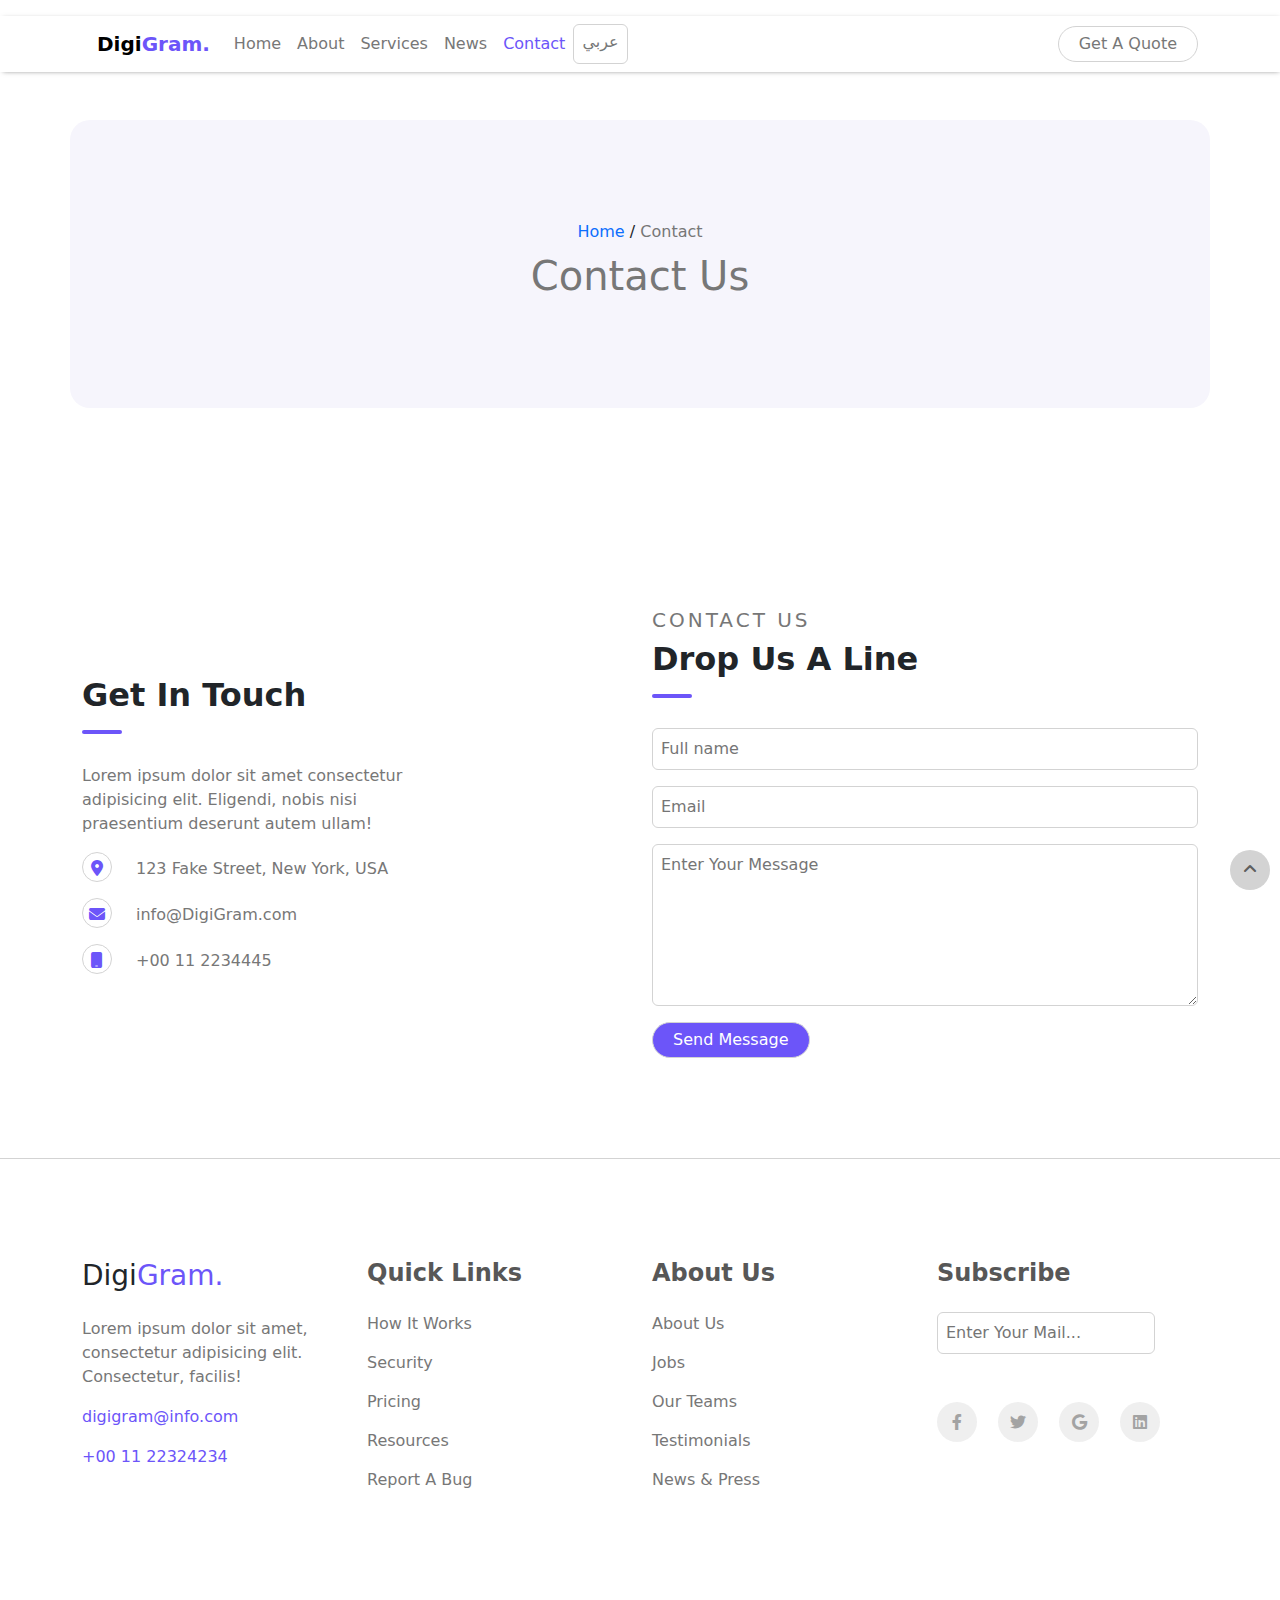
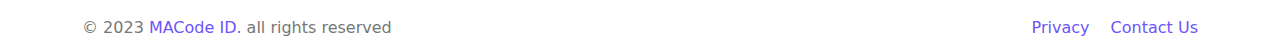
<file: contact.html>
<!DOCTYPE html>
<html lang="en">

<head>
    <meta charset="UTF-8">
    <meta http-equiv="X-UA-Compatible" content="IE=edge">
    <meta name="viewport" content="width=device-width, initial-scale=1.0">
    <link rel="canonical" href="https://htmlcheatsheet.com/" />
    <meta name="description" content="this is a company website that has a lot of features">
    <meta name="keywords" content="DigiGram, company, good services" />
    <meta property="fb:admins" content="samir ali" />
    <meta property="og:title" content="DigiGram" />
    <meta property="og:type" content="website" />
    <meta property="og:url" content="https://samir-ali-10.github.io/DigiGram/" />
    <meta property="og:image" content="https://krify.co/wp-content/uploads/2019/01/Website-Design.jpg" />
    <meta property="og:description" content="this is a company website that has a lot of features" />
    <meta name="What's App:card" content="DigiGram">
    <meta property="What's App:domain" content="samir-ali-10.github.io">
    <meta property="What's App:url" content="https://samir-ali-10.github.io/DigiGram/">
    <meta name="What's App:title" content="DigiGram">
    <meta name="What's App:description" content="this is a company website that has a lot of features">
    <meta name="What's App:image" content="https://krify.co/wp-content/uploads/2019/01/Website-Design.jpg">
    <meta name="linkedin:card" content="Company">
    <meta name="linkedin:title" content="DigiGram">
    <meta name="linkedin:description" content="this is a company website that has a lot of features">
    <meta name="linkedin:site" content="samir ali">
    <meta name="linkedin:image" content="https://krify.co/wp-content/uploads/2019/01/Website-Design.jpg">
    <meta name="linkedin:creator" content="samir ali">
    <meta name="facebook:card" content="Company">
    <meta name="facebook:title" content="DigiGram">
    <meta name="facebook:description" content="this is a company website that has a lot of features">
    <meta name="facebook:site" content="samir ali">
    <meta name="facebook:image" content="https://krify.co/wp-content/uploads/2019/01/Website-Design.jpg">
    <meta name="facebook:creator" content="samir ali">
    <link rel="apple-touch-icon" href="./img/icon_pattern.svg">
    <link rel="alternate" hreflang="es" href="https://htmlcheatsheet.com/spanish/" />
    <meta name="author" content="Samir Ali">
    <link rel="icon" href="./img/icon_pattern.svg">
    <link rel="stylesheet" href="css/bootstrap.min.css">
    <link rel="stylesheet" href="css/all.min.css">
    <link rel="stylesheet" href="css/style.css">
    <title>DigiGram</title>
</head>

<body>

    <nav class="navbar navbar-expand-lg mt-3 about_us">
        <div class="container">
            <div class="logo d-flex align-items-center">
                <a class="navbar-brand text-black fw-bold" href="#">Digi<span class="secondary_color">Gram.</span>
                </a>
                <div class="navigation">
                    <div class="navbar-nav text-capitalize">
                        <a class="nav-link shaded_color" href="index.html">Home</a>
                        <a class="nav-link shaded_color" href="about.html">about</a>
                        <a class="nav-link shaded_color" href="services.html">services</a>
                        <a class="nav-link shaded_color" href="news.html">news</a>
                        <a class="nav-link active" aria-current="page" href="#">contact</a>
                        <a class="nav-link shaded_color change_lang text-center" href="contact_ar.html">عربي</a>
                    </div>
                    <i class="fa-solid fa-bars"></i>
                </div>
            </div>
            <button class="header_button">Get a Quote</button>
        </div>
    </nav>

    <div class="wrapper text-center mt-5">
        <div class="container bg_color">
            <div class="links">
                <a class="text-capitalize" href="index.html">home</a>
                <span>/</span>
                <a class="text-capitalize shaded_color" href="#">contact</a>
            </div>
            <h1 class="shaded_color text-capitalize mt-2">contact us</h1>
        </div>
    </div>

    <div class="contact">
        <div class="container">
            <div class="row justify-content-between align-items-center">
                <div class="col-lg-4 in_touch">
                    <div class="special_heading_left">
                        <h2 class="text-capitalize">get in touch</h2>
                    </div>
                    <p class="shaded_color">Lorem ipsum dolor sit amet consectetur adipisicing elit. Eligendi, nobis
                        nisi praesentium
                        deserunt autem ullam!</p>
                    <ul class="list-unstyled">
                        <li class="mb-3 shaded_color text-capitalize"><i class="fa-solid fa-location-dot me-4"></i>123
                            fake street, new york, USA</li>
                        <li class="mb-3 shaded_color"><i class="fa-solid fa-envelope me-4"></i>info@DigiGram.com</li>
                        <li class="mb-3 shaded_color"><i class="fa-solid fa-mobile me-4"></i>+00 11 2234445</li>
                    </ul>
                </div>
                <div class="col-lg-6">
                    <div class="special_heading_left">
                        <h5 class="shaded_color text-uppercase">contact us</h5>
                        <h2 class="text-capitalize">drop us a line</h2>
                    </div>
                    <form action="#" class="d-flex">
                        <input class="mb-3 p-2" type="text" name="fullName" placeholder="Full name">
                        <input class="mb-3 p-2" type="email" name="email" placeholder="Email">
                        <textarea class="mb-3 p-2" name="message" rows="6" placeholder="Enter Your Message"></textarea>
                        <input class="watch_video bg_secondary text-white" type="submit" value="send message">
                    </form>
                </div>
            </div>
        </div>
    </div>

    <footer>
        <div class="container">
            <div class="row">
                <div class="col mb-5">
                    <h3 class="text-capitalize mb-4">Digi<span class="secondary_color">Gram.</span></h3>
                    <p class="shaded_color">Lorem ipsum dolor sit amet, consectetur adipisicing elit. Consectetur,
                        facilis!</p>
                    <div class="links d-flex flex-column">
                        <a class="mb-3 secondary_color" href="#">digigram@info.com</a>
                        <a class="secondary_color" href="#">+00 11 22324234</a>
                    </div>
                </div>
                <div class="col mb-5">
                    <h4 class="text-capitalize mb-4">quick links</h4>
                    <ul class="list-unstyled">
                        <li>how it works</li>
                        <li>security</li>
                        <li>pricing</li>
                        <li>resources</li>
                        <li>report a bug</li>
                    </ul>
                </div>
                <div class="col mb-5">
                    <h4 class="text-capitalize mb-4">about us</h4>
                    <ul class="list-unstyled">
                        <li>about us</li>
                        <li>jobs</li>
                        <li>our teams</li>
                        <li>testimonials</li>
                        <li>news & press</li>
                    </ul>
                </div>
                <div class="col mb-5">
                    <h4 class="text-capitalize mb-4">subscribe</h4>
                    <input class="p-2" type="email" name="subscribe" placeholder="Enter Your Mail...">
                    <div class="socials mt-5">
                        <i class="fa-brands fa-facebook-f me-3" style="color: #a3a3a3;"></i>
                        <i class="fa-brands fa-twitter me-3" style="color: #a3a3a3;"></i>
                        <i class="fa-brands fa-google me-3" style="color: #a3a3a3;"></i>
                        <i class="fa-brands fa-linkedin" style="color: #a3a3a3;"></i>
                    </div>
                </div>
            </div>
        </div>
    </footer>

    <div class="copyright">
        <div class="container d-flex justify-content-between">
            <p class="shaded_color">&#169; 2023 <span class="secondary_color">MACode ID.</span> all rights reserved</p>
            <div class="links">
                <a class="text-capitalize me-3 secondary_color" href="#">privacy</a>
                <a class="text-capitalize secondary_color" href="#">contact us</a>
            </div>
        </div>
    </div>

    <a class="to_top" href="#"><i class="fa-solid fa-angle-up" style="color: #5e5e5e;"></i></a>

    <script src="js/main.js"></script>
</body>

</html>
</file>
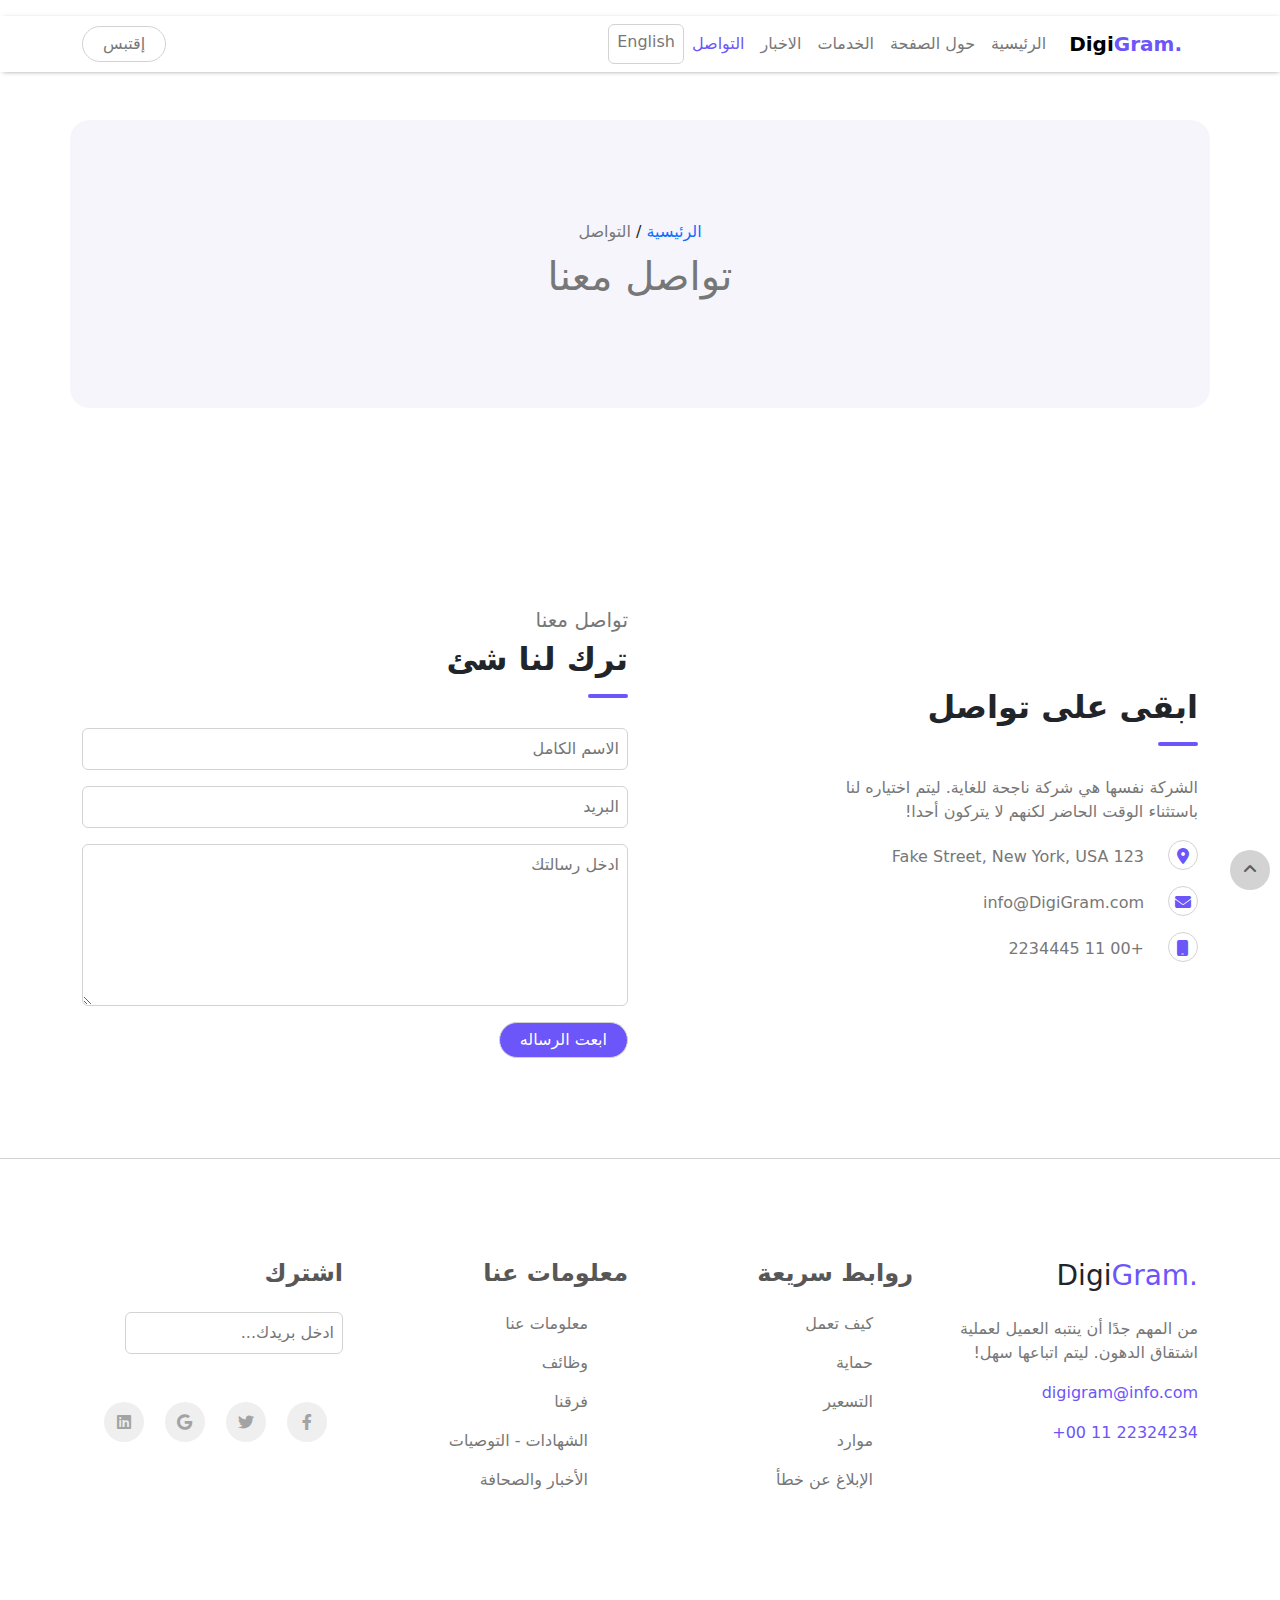
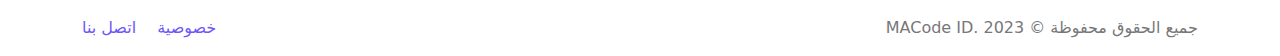
<file: contact_ar.html>
<!DOCTYPE html>
<html lang="ar">

<head>
    <meta charset="UTF-8">
    <meta http-equiv="X-UA-Compatible" content="IE=edge">
    <meta name="viewport" content="width=device-width, initial-scale=1.0">
    <link rel="canonical" href="https://htmlcheatsheet.com/" />
    <meta name="description" content="this is a company website that has a lot of features">
    <meta name="keywords" content="DigiGram, company, good services" />
    <meta property="fb:admins" content="samir ali" />
    <meta property="og:title" content="DigiGram" />
    <meta property="og:type" content="website" />
    <meta property="og:url" content="https://samir-ali-10.github.io/DigiGram/" />
    <meta property="og:image" content="https://krify.co/wp-content/uploads/2019/01/Website-Design.jpg" />
    <meta property="og:description" content="this is a company website that has a lot of features" />
    <meta name="What's App:card" content="DigiGram">
    <meta property="What's App:domain" content="samir-ali-10.github.io">
    <meta property="What's App:url" content="https://samir-ali-10.github.io/DigiGram/">
    <meta name="What's App:title" content="DigiGram">
    <meta name="What's App:description" content="this is a company website that has a lot of features">
    <meta name="What's App:image" content="https://krify.co/wp-content/uploads/2019/01/Website-Design.jpg">
    <meta name="linkedin:card" content="Company">
    <meta name="linkedin:title" content="DigiGram">
    <meta name="linkedin:description" content="this is a company website that has a lot of features">
    <meta name="linkedin:site" content="samir ali">
    <meta name="linkedin:image" content="https://krify.co/wp-content/uploads/2019/01/Website-Design.jpg">
    <meta name="linkedin:creator" content="samir ali">
    <meta name="facebook:card" content="Company">
    <meta name="facebook:title" content="DigiGram">
    <meta name="facebook:description" content="this is a company website that has a lot of features">
    <meta name="facebook:site" content="samir ali">
    <meta name="facebook:image" content="https://krify.co/wp-content/uploads/2019/01/Website-Design.jpg">
    <meta name="facebook:creator" content="samir ali">
    <link rel="apple-touch-icon" href="./img/icon_pattern.svg">
    <link rel="alternate" hreflang="es" href="https://htmlcheatsheet.com/spanish/" />
    <meta name="author" content="Samir Ali">
    <link rel="icon" href="./img/icon_pattern.svg">
    <link rel="stylesheet" href="css/bootstrap.min.css">
    <link rel="stylesheet" href="css/all.min.css">
    <link rel="stylesheet" href="css/style.css">
    <title>DigiGram</title>
</head>

<body>

    <nav class="navbar navbar-expand-lg mt-3 about_us">
        <div class="container">
            <div class="logo d-flex align-items-center">
                <a class="navbar-brand text-black fw-bold" href="#">Digi<span class="secondary_color">Gram.</span>
                </a>
                <div class="navigation">
                    <div class="navbar-nav text-capitalize">
                        <a class="nav-link shaded_color" href="index_ar.html">الرئيسية</a>
                        <a class="nav-link shaded_color" href="about_ar.html">حول الصفحة</a>
                        <a class="nav-link shaded_color" href="services_ar.html">الخدمات</a>
                        <a class="nav-link shaded_color" href="news_ar.html">الاخبار</a>
                        <a class="nav-link active" aria-current="page" href="#">التواصل</a>
                        <a class="nav-link shaded_color change_lang text-center" href="contact.html">english</a>
                    </div>
                    <i class="fa-solid fa-bars"></i>
                </div>
            </div>
            <button class="header_button">إقتبس</button>
        </div>
    </nav>

    <div class="wrapper text-center mt-5">
        <div class="container bg_color">
            <div class="links">
                <a class="text-capitalize" href="index.html">الرئيسية</a>
                <span>/</span>
                <a class="text-capitalize shaded_color" href="#">التواصل</a>
            </div>
            <h1 class="shaded_color text-capitalize mt-2">تواصل معنا</h1>
        </div>
    </div>

    <div class="contact arabic">
        <div class="container">
            <div class="row justify-content-between align-items-center">
                <div class="col-lg-4 in_touch">
                    <div class="special_heading_left">
                        <h2 class="text-capitalize">ابقى على تواصل</h2>
                    </div>
                    <p class="shaded_color">الشركة نفسها هي شركة ناجحة للغاية. ليتم اختياره لنا
                        باستثناء الوقت الحاضر
                        لكنهم لا يتركون أحدا!</p>
                    <ul class="list-unstyled p-0">
                        <li class="mb-3 shaded_color text-capitalize"><i class="fa-solid fa-location-dot ms-4"></i>123
                            fake street, new york, USA</li>
                        <li class="mb-3 shaded_color"><i class="fa-solid fa-envelope ms-4"></i>info@DigiGram.com</li>
                        <li class="mb-3 shaded_color"><i class="fa-solid fa-mobile ms-4"></i>+00 11 2234445</li>
                    </ul>
                </div>
                <div class="col-lg-6">
                    <div class="special_heading_left">
                        <h5 class="shaded_color text-uppercase">تواصل معنا</h5>
                        <h2 class="text-capitalize">ترك لنا شئ</h2>
                    </div>
                    <form action="#" class="d-flex">
                        <input class="mb-3 p-2" type="text" name="fullName" placeholder="الاسم الكامل">
                        <input class="mb-3 p-2" type="email" name="email" placeholder="البريد">
                        <textarea class="mb-3 p-2" name="message" rows="6" placeholder="ادخل رسالتك"></textarea>
                        <input class="watch_video bg_secondary text-white" type="submit" value="ابعت الرساله">
                    </form>
                </div>
            </div>
        </div>
    </div>

    <footer class="arabic">
        <div class="container">
            <div class="row">
                <div class="col mb-5">
                    <h3 class="text-capitalize mb-4">Digi<span class="secondary_color">Gram.</span></h3>
                    <p class="shaded_color">من المهم جدًا أن ينتبه العميل لعملية اشتقاق الدهون. ليتم اتباعها
                        سهل!</p>
                    <div class="links d-flex flex-column">
                        <a class="mb-3 secondary_color" href="#">digigram@info.com</a>
                        <a class="secondary_color phone" href="#">+00 11 22324234</a>
                    </div>
                </div>
                <div class="col mb-5">
                    <h4 class="text-capitalize mb-4">روابط سريعة</h4>
                    <ul class="list-unstyled">
                        <li>كيف تعمل</li>
                        <li>حماية</li>
                        <li>التسعير</li>
                        <li>موارد</li>
                        <li>الإبلاغ عن خطأ</li>
                    </ul>
                </div>
                <div class="col mb-5">
                    <h4 class="text-capitalize mb-4">معلومات عنا</h4>
                    <ul class="list-unstyled">
                        <li>معلومات عنا</li>
                        <li>وظائف</li>
                        <li>فرقنا</li>
                        <li>الشهادات - التوصيات</li>
                        <li>الأخبار والصحافة</li>
                    </ul>
                </div>
                <div class="col mb-5">
                    <h4 class="text-capitalize mb-4">اشترك</h4>
                    <input class="p-2" type="email" name="subscribe" placeholder="ادخل بريدك...">
                    <div class="socials mt-5">
                        <i class="fa-brands fa-facebook-f me-3" style="color: #a3a3a3;"></i>
                        <i class="fa-brands fa-twitter me-3" style="color: #a3a3a3;"></i>
                        <i class="fa-brands fa-google me-3" style="color: #a3a3a3;"></i>
                        <i class="fa-brands fa-linkedin me-3" style="color: #a3a3a3;"></i>
                    </div>
                </div>
            </div>
        </div>
    </footer>

    <div class="copyright">
        <div class="container d-flex justify-content-between">
            <p class="shaded_color">جميع الحقوق محفوظة <bdi><span>MACode ID.</span> 2023 &#169;</bdi></p>
            <div class="links">
                <a class="text-capitalize me-3 secondary_color" href="#">خصوصية</a>
                <a class="text-capitalize secondary_color me-3" href="#">اتصل بنا</a>
            </div>
        </div>
    </div>

    <a class="to_top" href="#"><i class="fa-solid fa-angle-up" style="color: #5e5e5e;"></i></a>


    <script src="js/main.js"></script>
</body>

</html>
</file>
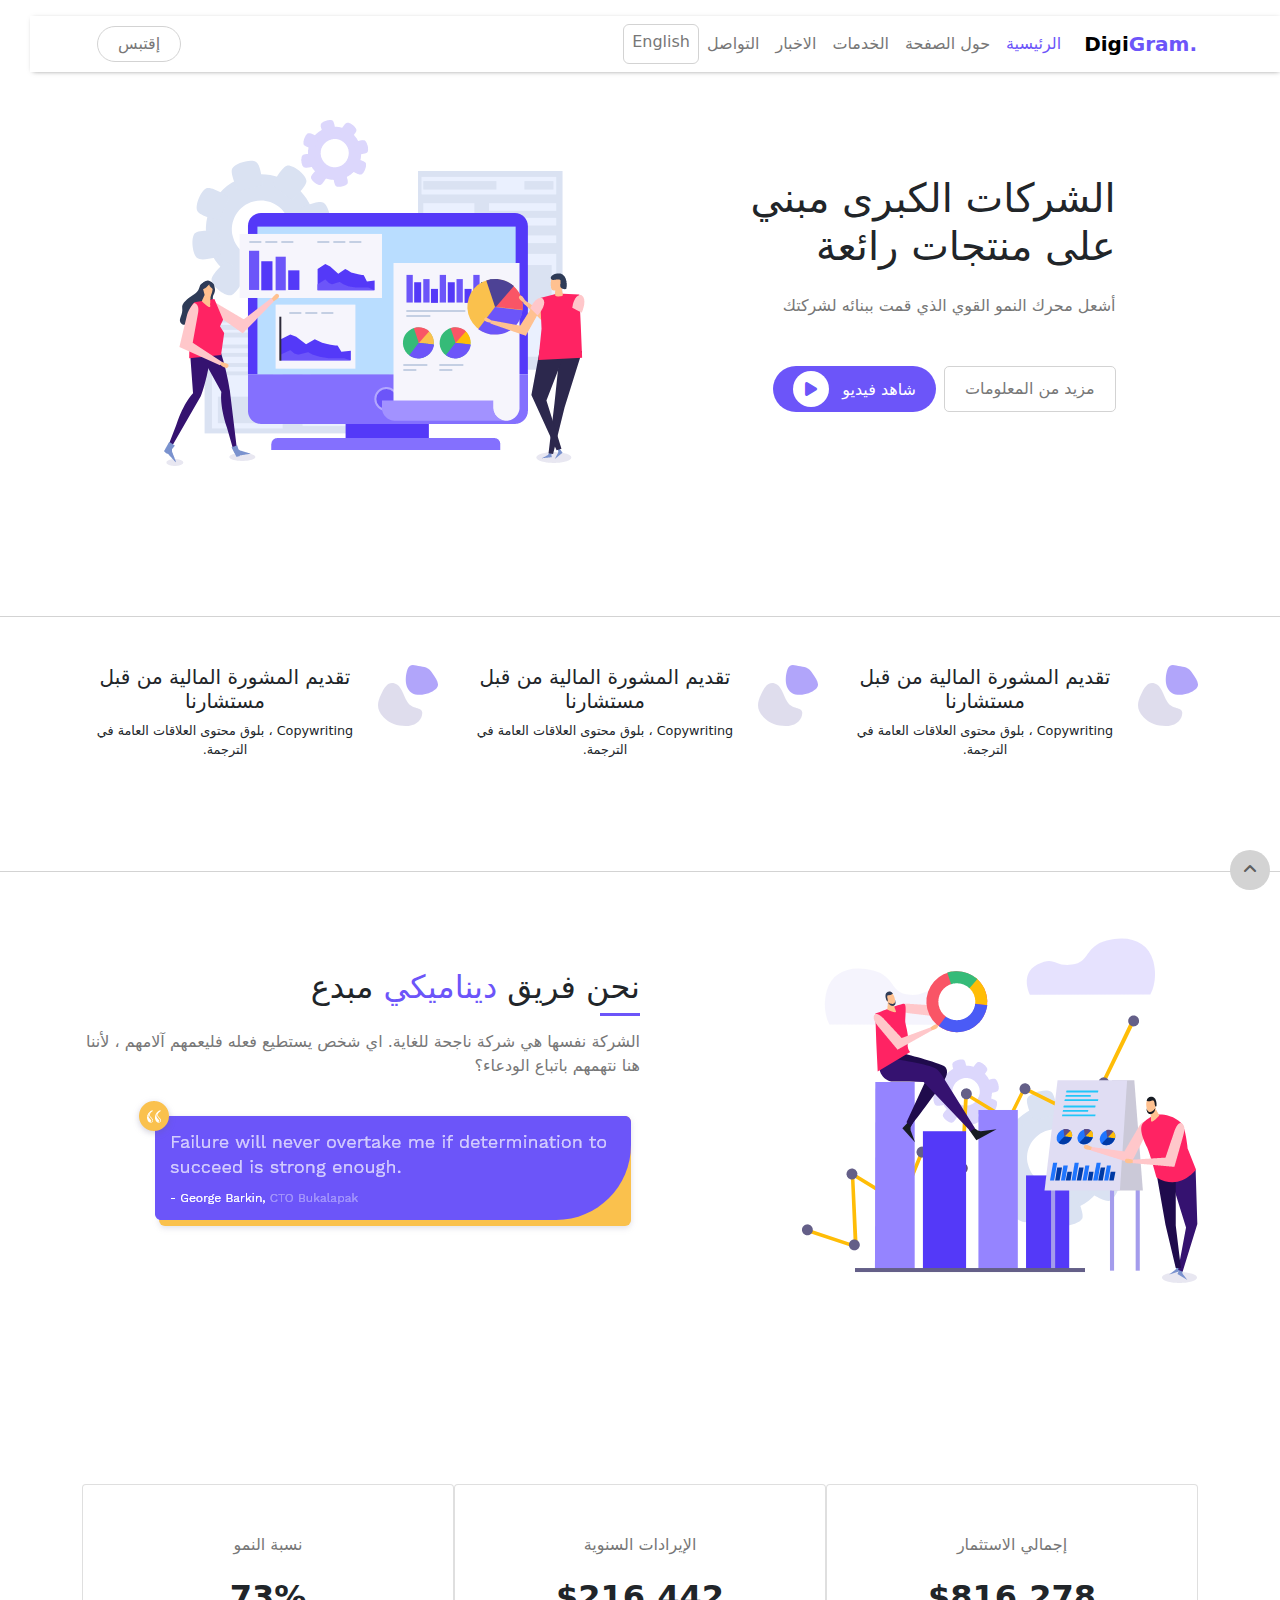
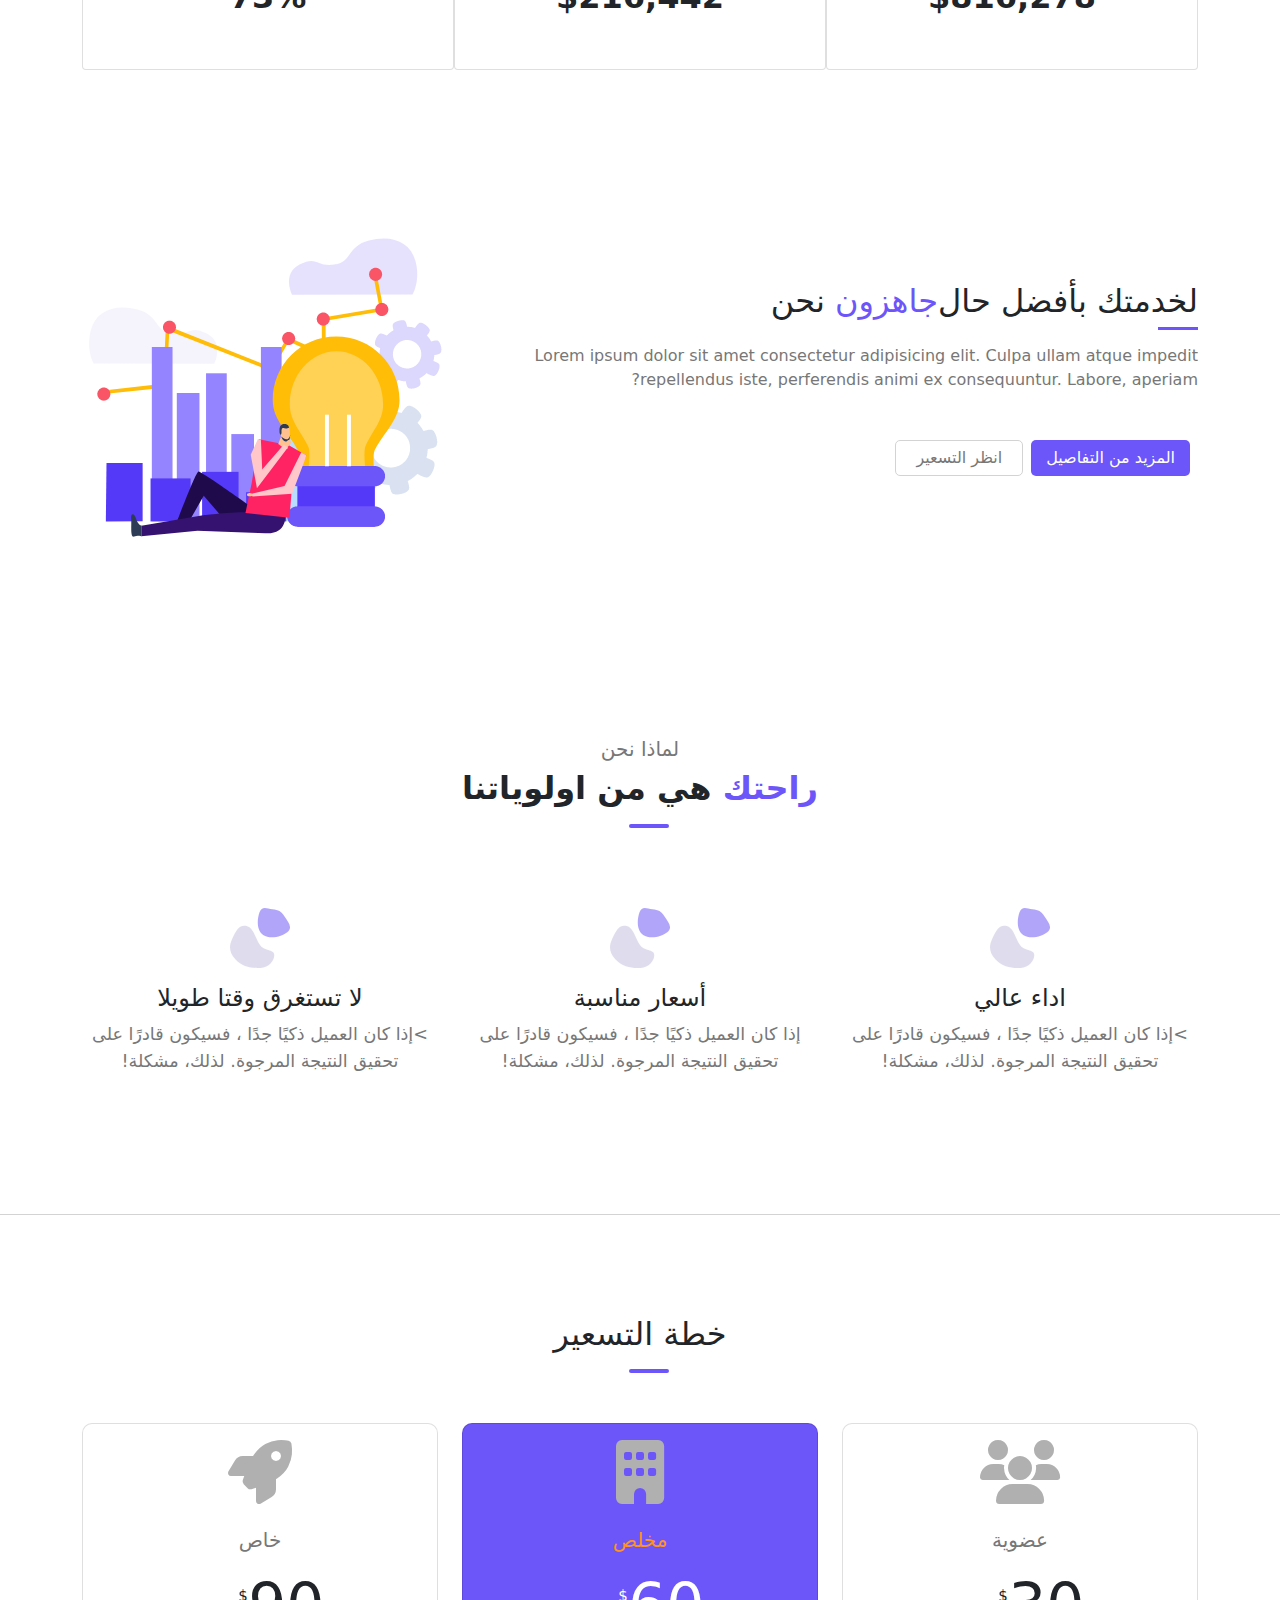
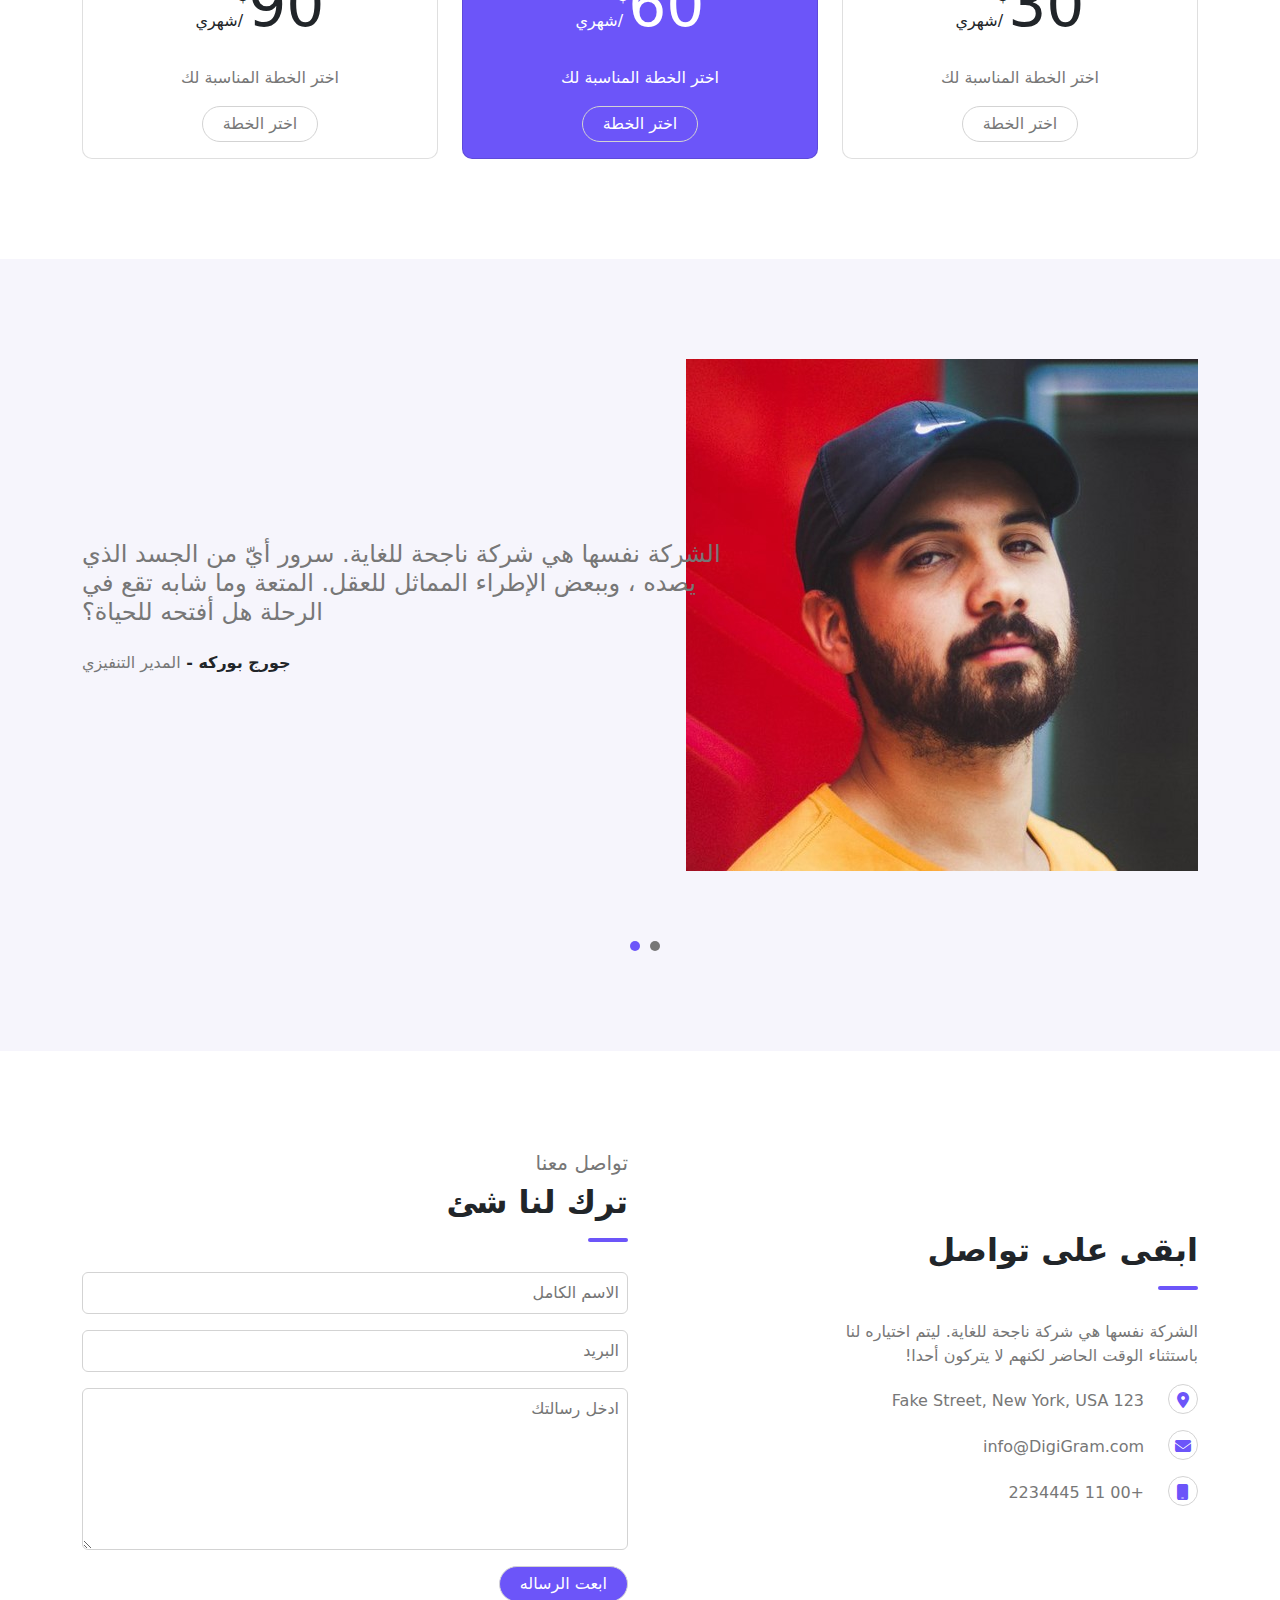
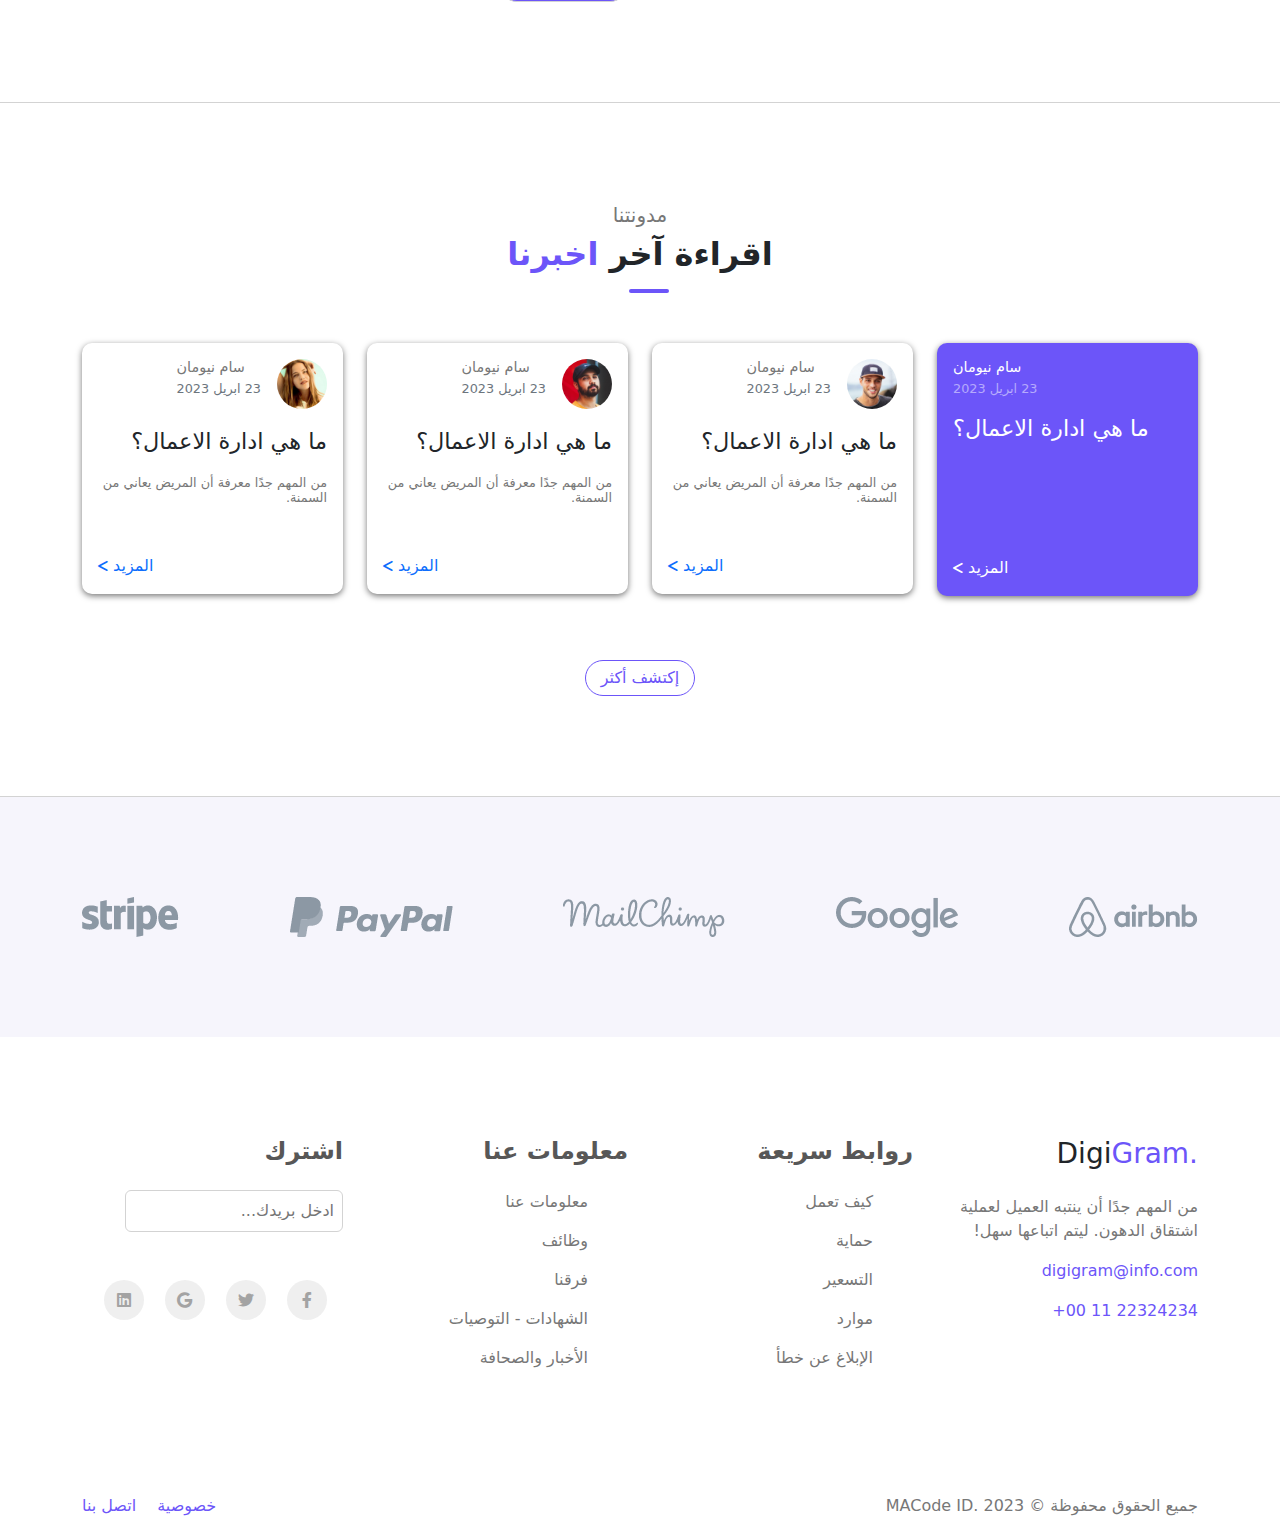
<file: index_ar.html>
<!DOCTYPE html>
<html lang="ar">

<head>
    <meta charset="UTF-8">
    <meta http-equiv="X-UA-Compatible" content="IE=edge">
    <meta name="viewport" content="width=device-width, initial-scale=1.0">
    <link rel="canonical" href="https://htmlcheatsheet.com/" />
    <meta name="description" content="this is a company website that has a lot of features">
    <meta name="keywords" content="DigiGram, company, good services" />
    <meta property="fb:admins" content="samir ali" />
    <meta property="og:title" content="DigiGram" />
    <meta property="og:type" content="website" />
    <meta property="og:url" content="https://samir-ali-10.github.io/DigiGram/" />
    <meta property="og:image" content="https://krify.co/wp-content/uploads/2019/01/Website-Design.jpg" />
    <meta property="og:description" content="this is a company website that has a lot of features" />
    <meta name="What's App:card" content="DigiGram">
    <meta property="What's App:domain" content="samir-ali-10.github.io">
    <meta property="What's App:url" content="https://samir-ali-10.github.io/DigiGram/">
    <meta name="What's App:title" content="DigiGram">
    <meta name="What's App:description" content="this is a company website that has a lot of features">
    <meta name="What's App:image" content="https://krify.co/wp-content/uploads/2019/01/Website-Design.jpg">
    <meta name="linkedin:card" content="Company">
    <meta name="linkedin:title" content="DigiGram">
    <meta name="linkedin:description" content="this is a company website that has a lot of features">
    <meta name="linkedin:site" content="samir ali">
    <meta name="linkedin:image" content="https://krify.co/wp-content/uploads/2019/01/Website-Design.jpg">
    <meta name="linkedin:creator" content="samir ali">
    <meta name="facebook:card" content="Company">
    <meta name="facebook:title" content="DigiGram">
    <meta name="facebook:description" content="this is a company website that has a lot of features">
    <meta name="facebook:site" content="samir ali">
    <meta name="facebook:image" content="https://krify.co/wp-content/uploads/2019/01/Website-Design.jpg">
    <meta name="facebook:creator" content="samir ali">
    <link rel="apple-touch-icon" href="./img/icon_pattern.svg">
    <link rel="alternate" hreflang="es" href="https://htmlcheatsheet.com/spanish/" />
    <meta name="author" content="Samir Ali">
    <link rel="icon" href="./img/icon_pattern.svg">
    <link rel="stylesheet" href="css/bootstrap.min.css">
    <link rel="stylesheet" href="css/all.min.css">
    <link rel="stylesheet" href="css/style.css">
    <title>DigiGram</title>
</head>

<body>

    <nav class="navbar navbar-expand-lg mt-3">
        <div class="container">
            <div class="logo d-flex align-items-center">
                <a class="navbar-brand text-black fw-bold" href="#">Digi<span class="secondary_color">Gram.</span>
                </a>
                <div class="navigation">
                    <div class="navbar-nav text-capitalize">
                        <a class="nav-link active" aria-current="page" href="#">الرئيسية</a>
                        <a class="nav-link shaded_color" href="about_ar.html">حول الصفحة</a>
                        <a class="nav-link shaded_color" href="services_ar.html">الخدمات</a>
                        <a class="nav-link shaded_color" href="news_ar.html">الاخبار</a>
                        <a class="nav-link shaded_color" href="contact_ar.html">التواصل</a>
                        <a class="nav-link shaded_color change_lang text-center" href="index.html">english</a>
                    </div>
                    <i class="fa-solid fa-bars"></i>
                </div>
            </div>
            <button class="header_button">إقتبس</button>
        </div>
    </nav>

    <div class="home">
        <div class="container pt-5 d-flex align-items-center justify-content-around">
            <div class="content">
                <h1 class="mb-4">الشركات الكبرى مبني <br> على منتجات رائعة</h1>
                <p class="shaded_color mb-5">أشعل محرك النمو القوي الذي قمت ببنائه لشركتك</p>
                <div class="buttons d-flex">
                    <button class="info">مزيد من المعلومات</button>
                    <button class="watch_video bg_secondary text-white border-0 me-2">شاهد فيديو <i
                            class="fa-solid fa-play me-2 secondary_color bg-white"></i></button>
                </div>
            </div>
            <div class="picture">
                <img src="img/bg_image_1.png" alt="Background Image 1">
            </div>
        </div>
    </div>

    <div class="information pt-5 pb-5">
        <div class="container text-center">
            <div class="row justify-content-between content">
                <div class="col-lg-4 col-md-6 col-sm-12 infos d-flex mb-5">
                    <div class="image">
                        <img src="img/icon_pattern.svg" alt="Icon Pattern">
                    </div>
                    <div class="parag">
                        <h5>تقديم المشورة المالية من قبل مستشارنا</h5>
                        <p>Copywriting ، بلوق محتوى العلاقات العامة في الترجمة.</p>
                    </div>
                </div>
                <div class="col-lg-4 col-md-6 col-sm-12 infos d-flex mb-5">
                    <div class="image">
                        <img src="img/icon_pattern.svg" alt="Icon Pattern">
                    </div>
                    <div class="parag">
                        <h5>تقديم المشورة المالية من قبل مستشارنا</h5>
                        <p>Copywriting ، بلوق محتوى العلاقات العامة في الترجمة.</p>
                    </div>
                </div>
                <div class="col-lg-4 col-md-6 col-sm-12 infos d-flex">
                    <div class="image">
                        <img src="img/icon_pattern.svg" alt="Icon Pattern">
                    </div>
                    <div class="parag">
                        <h5>تقديم المشورة المالية من قبل مستشارنا</h5>
                        <p>Copywriting ، بلوق محتوى العلاقات العامة في الترجمة.</p>
                    </div>
                </div>
            </div>
        </div>
    </div>

    <div class="about arabic pt-5">
        <div class="container">
            <div class="containing d-flex align-items-center justify-content-between">
                <div class="picture">
                    <img src="img/bg_image_2.png" alt="BG image 2">
                </div>
                <div class="content">
                    <h2 class="text-capitalize mb-4">نحن فريق <bdi><span class="secondary_color">ديناميكي</span></bdi>
                        مبدع</h2>
                    <p class="shaded_color">الشركة نفسها هي شركة ناجحة للغاية. اي شخص يستطيع فعله
                        فليعمهم آلامهم ، لأننا هنا نتهمهم باتباع الودعاء؟</p>
                    <img src="img/testi_image.png" alt="صورة الفشل">
                </div>
            </div>
            <div class="revenue text-center d-flex">
                <div class="card w-100 p-5">
                    <p class="text-capitalize shaded_color">إجمالي الاستثمار</p>
                    <span class="fw-bold fs-2">$816,278</span>
                </div>
                <div class="card w-100 p-5">
                    <p class="text-capitalize shaded_color">الإيرادات السنوية</p>
                    <span class="fw-bold fs-2">$216,442</span>
                </div>
                <div class="card w-100 p-5">
                    <p class="text-capitalize shaded_color">نسبة النمو</p>
                    <span class="fw-bold fs-2">73%</span>
                </div>
            </div>
        </div>
    </div>

    <div class="services arabic">
        <div class="container d-flex align-items-center justify-content-around">
            <div class="content">
                <h2 class="mb-4 text-capitalize"> لخدمتك بأفضل حال<bdi class="secondary_color">جاهزون</bdi> نحن </h2>
                <p class="shaded_color mb-5">Lorem ipsum dolor sit amet consectetur adipisicing elit. Culpa ullam atque
                    impedit repellendus iste, perferendis animi ex consequuntur. Labore, aperiam?</p>
                <div class="buttons d-flex">
                    <button class="bg_secondary text-white border-0 ms-2 text-capitalize more_details me-2">المزيد من
                        التفاصيل</button>
                    <button class="info text-capitalize">انظر التسعير</button>
                </div>
            </div>
            <div class="picture">
                <img src="img/bg_image_3.png" alt="Background Image 3">
            </div>
        </div>
    </div>

    <div class="comfort text-center">
        <div class="container">
            <div class="special_heading">
                <h5 class="text-uppercase shaded_color">لماذا نحن</h5>
                <h2 class="text-capitalize fw-bolder"><bdi class="secondary_color">راحتك</bdi> هي من اولوياتنا</h2>
            </div>
            <div class="row justify-content-center">
                <div class="col-lg-4 mb-4">
                    <div class="image pb-3">
                        <img src="img/icon_pattern.svg" alt="Icon">
                    </div>
                    <div class="content">
                        <h4 class="text-capitalize">اداء عالي</h4>
                        <p class="shaded_color">>إذا كان العميل ذكيًا جدًا ، فسيكون قادرًا على تحقيق النتيجة المرجوة.
                            لذلك،
                            مشكلة!</p>
                    </div>
                </div>
                <div class="col-lg-4 mb-4">
                    <div class="image pb-3">
                        <img src="img/icon_pattern.svg" alt="Icon">
                    </div>
                    <div class="content">
                        <h4 class="text-capitalize">أسعار مناسبة</h4>
                        <p class="shaded_color">إذا كان العميل ذكيًا جدًا ، فسيكون قادرًا على تحقيق النتيجة المرجوة.
                            لذلك،
                            مشكلة!</p>
                    </div>
                </div>
                <div class="col-lg-4">
                    <div class="image pb-3">
                        <img src="img/icon_pattern.svg" alt="Icon">
                    </div>
                    <div class="content">
                        <h4 class="text-capitalize">لا تستغرق وقتا طويلا</h4>
                        <p class="shaded_color">>إذا كان العميل ذكيًا جدًا ، فسيكون قادرًا على تحقيق النتيجة المرجوة.
                            لذلك،
                            مشكلة!</p>
                    </div>
                </div>
            </div>
        </div>
    </div>

    <div class="pricing text-center">
        <div class="container">
            <div class="special_heading">
                <h2 class="text-capitalize">خطة التسعير</h2>
            </div>
            <div class="row justify-content-center">
                <div class="col-lg-4">
                    <div class="card">
                        <div class="card-body">
                            <i class="fa-solid fa-users fa-4x" style="color: #b0b0b0;"></i>
                            <h5 class="card-title text-uppercase shaded_color mt-4">عضوية</h5>
                            <p class="card-text"><span>30</span> /شهري</p>
                            <span class="d-block mb-3 shaded_color">اختر الخطة المناسبة لك</span>
                            <a href="#" class="btn header_button">اختر الخطة</a>
                        </div>
                    </div>
                </div>
                <div class="col-lg-4">
                    <div class="card bg_secondary">
                        <div class="card-body">
                            <i class="fa-solid fa-building fa-4x" style="color: #b0b0b0;"></i>
                            <h5 class="card-title text-uppercase mt-4 yellow_color">مخلص</h5>
                            <p class="card-text text-white"><span>60</span> /شهري</p>
                            <span class="d-block mb-3 text-white">اختر الخطة المناسبة لك</span>
                            <a href="#" class="btn header_button text-white">اختر الخطة</a>
                        </div>
                    </div>
                </div>
                <div class="col-lg-4">
                    <div class="card">
                        <div class="card-body">
                            <i class="fa-solid fa-rocket fa-4x" style="color: #b0b0b0;"></i>
                            <h5 class="card-title text-uppercase shaded_color mt-4">خاص</h5>
                            <p class="card-text"><span>90</span> /شهري</p>
                            <span class="d-block mb-3 shaded_color">اختر الخطة المناسبة لك</span>
                            <a href="#" class="btn header_button">اختر الخطة</a>
                        </div>
                    </div>
                </div>
            </div>
        </div>
    </div>

    <div class="news bg_color text-center">
        <div class="container">
            <div class="row align-items-center">
                <div class="col-lg-5">
                    <div class="image">
                        <img src="img/person/person_2.jpg" alt="Person2">
                    </div>
                </div>
                <div class="col-lg-7 text-start">
                    <div class="content">
                        <h4 class="shaded_color mb-4">الشركة نفسها هي شركة ناجحة للغاية.
                            سرور
                            أيّ
                            من الجسد الذي يصده ، وببعض الإطراء المماثل للعقل. المتعة وما شابه
                            تقع في الرحلة
                            هل أفتحه للحياة؟</h4>
                        <p class="text-capitalize fw-bold">جورج بوركه - <span class="shaded_color fw-normal">المدير
                                التنفيزي</span>
                        </p>
                    </div>
                </div>
            </div>
            <div class="slider d-flex justify-content-center">
                <div class="dot"></div>
                <div class="dot active"></div>
            </div>
        </div>
    </div>

    <div class="contact arabic">
        <div class="container">
            <div class="row justify-content-between align-items-center">
                <div class="col-lg-4 in_touch">
                    <div class="special_heading_left">
                        <h2 class="text-capitalize">ابقى على تواصل</h2>
                    </div>
                    <p class="shaded_color">الشركة نفسها هي شركة ناجحة للغاية. ليتم اختياره لنا
                        باستثناء الوقت الحاضر
                        لكنهم لا يتركون أحدا!</p>
                    <ul class="list-unstyled p-0">
                        <li class="mb-3 shaded_color text-capitalize"><i class="fa-solid fa-location-dot ms-4"></i>123
                            fake street, new york, USA</li>
                        <li class="mb-3 shaded_color"><i class="fa-solid fa-envelope ms-4"></i>info@DigiGram.com</li>
                        <li class="mb-3 shaded_color"><i class="fa-solid fa-mobile ms-4"></i>+00 11 2234445</li>
                    </ul>
                </div>
                <div class="col-lg-6">
                    <div class="special_heading_left">
                        <h5 class="shaded_color text-uppercase">تواصل معنا</h5>
                        <h2 class="text-capitalize">ترك لنا شئ</h2>
                    </div>
                    <form action="#" class="d-flex">
                        <input class="mb-3 p-2" type="text" name="fullName" placeholder="الاسم الكامل">
                        <input class="mb-3 p-2" type="email" name="email" placeholder="البريد">
                        <textarea class="mb-3 p-2" name="message" rows="6" placeholder="ادخل رسالتك"></textarea>
                        <input class="watch_video bg_secondary text-white" type="submit" value="ابعت الرساله">
                    </form>
                </div>
            </div>
        </div>
    </div>

    <div class="blog text-center">
        <div class="container">
            <div class="special_heading">
                <h5 class="text-uppercase shaded_color">مدونتنا</h5>
                <h2 class="text-capitalize fw-bold">اقراءة آخر <span class="secondary_color">اخبرنا</span></h2>
            </div>
            <div class="row mt-4 justify-content-between">
                <div class="col-lg-3 col-md-6">
                    <div class="card text-start mb-3 bg_secondary">
                        <div class="card-body text-white">
                            <h5 class="card-title text-capitalize">سام نيومان</h5>
                            <h6 class="card-subtitle mb-2 text-white-50 text-capitalize">23 ابريل 2023</h6>
                            <p class="card-text text-capitalize text-white mt-3 active">ما هي ادارة الاعمال؟</p>
                            <a href="#" class="card-link text-white text-capitalize">المزيد <i
                                    class="fa-solid fa-greater-than"></i></a>
                        </div>
                    </div>
                </div>
                <div class="col-lg-3 col-md-6 col-sm-12">
                    <div class="card text-start mb-3">
                        <div class="card-body">
                            <div class="heading d-flex">
                                <img src="img/person/person_1.jpg" alt="Person1">
                                <div class="content me-3">
                                    <h5 class="card-title text-capitalize shaded_color">سام نيومان</h5>
                                    <h6 class="card-subtitle mb-2 text-muted text-capitalize border_color">23 ابريل 2023
                                    </h6>
                                </div>
                            </div>
                            <p class="card-text text-capitalize mt-3 text-end">ما هي ادارة الاعمال؟</p>
                            <h6 class="shaded_color mb-5 text-end">من المهم جدًا معرفة أن المريض يعاني من السمنة.</h6>
                            <a href="#" class="card-link text-capitalize text-end">المزيد <i
                                    class="fa-solid fa-greater-than"></i></a>
                        </div>
                    </div>
                </div>
                <div class="col-lg-3 col-md-6 col-sm-12">
                    <div class="card text-start mb-3">
                        <div class="card-body">
                            <div class="heading d-flex">
                                <img src="img/person/person_2.jpg" alt="Person1">
                                <div class="content me-3">
                                    <h5 class="card-title text-capitalize shaded_color">سام نيومان</h5>
                                    <h6 class="card-subtitle mb-2 text-muted text-capitalize border_color">23 ابريل 2023
                                    </h6>
                                </div>
                            </div>
                            <p class="card-text text-capitalize mt-3 text-end">ما هي ادارة الاعمال؟</p>
                            <h6 class="shaded_color mb-5 text-end">من المهم جدًا معرفة أن المريض يعاني من السمنة.</h6>
                            <a href="#" class="card-link text-capitalize text-end">المزيد <i
                                    class="fa-solid fa-greater-than"></i></a>
                        </div>
                    </div>
                </div>
                <div class="col-lg-3 col-md-6 col-sm-12">
                    <div class="card text-start mb-3">
                        <div class="card-body">
                            <div class="heading d-flex">
                                <img src="img/person/person_3.jpg" alt="Person1">
                                <div class="content me-3">
                                    <h5 class="card-title text-capitalize shaded_color">سام نيومان</h5>
                                    <h6 class="card-subtitle mb-2 text-muted text-capitalize border_color">23 ابريل 2023
                                    </h6>
                                </div>
                            </div>
                            <p class="card-text text-capitalize mt-3 text-end">ما هي ادارة الاعمال؟</p>
                            <h6 class="shaded_color mb-5 text-end">من المهم جدًا معرفة أن المريض يعاني من السمنة.</h6>
                            <a href="#" class="card-link text-capitalize text-end">المزيد <i
                                    class="fa-solid fa-greater-than"></i></a>
                        </div>
                    </div>
                </div>
            </div>
            <button class="mt-5 bg-transparent secondary_color text-capitalize discover">إكتشف أكثر</button>
        </div>
    </div>

    <div class="clients bg_color text-center">
        <div class="container d-flex justify-content-between">
            <div class="client">
                <img src="img/clients/airbnb.png" alt="airbnb">
            </div>
            <div class="client">
                <img src="img/clients/google.png" alt="google">
            </div>
            <div class="client">
                <img src="img/clients/mailchimp.png" alt="mailchimp">
            </div>
            <div class="client">
                <img src="img/clients/paypal.png" alt="paypal">
            </div>
            <div class="client">
                <img src="img/clients/stripe.png" alt="stripe">
            </div>
        </div>
    </div>

    <footer class="arabic">
        <div class="container">
            <div class="row">
                <div class="col mb-5">
                    <h3 class="text-capitalize mb-4">Digi<span class="secondary_color">Gram.</span></h3>
                    <p class="shaded_color">من المهم جدًا أن ينتبه العميل لعملية اشتقاق الدهون. ليتم اتباعها
                        سهل!</p>
                    <div class="links d-flex flex-column">
                        <a class="mb-3 secondary_color" href="#">digigram@info.com</a>
                        <a class="secondary_color phone" href="#">+00 11 22324234</a>
                    </div>
                </div>
                <div class="col mb-5">
                    <h4 class="text-capitalize mb-4">روابط سريعة</h4>
                    <ul class="list-unstyled">
                        <li>كيف تعمل</li>
                        <li>حماية</li>
                        <li>التسعير</li>
                        <li>موارد</li>
                        <li>الإبلاغ عن خطأ</li>
                    </ul>
                </div>
                <div class="col mb-5">
                    <h4 class="text-capitalize mb-4">معلومات عنا</h4>
                    <ul class="list-unstyled">
                        <li>معلومات عنا</li>
                        <li>وظائف</li>
                        <li>فرقنا</li>
                        <li>الشهادات - التوصيات</li>
                        <li>الأخبار والصحافة</li>
                    </ul>
                </div>
                <div class="col mb-5">
                    <h4 class="text-capitalize mb-4">اشترك</h4>
                    <input class="p-2" type="email" name="subscribe" placeholder="ادخل بريدك...">
                    <div class="socials mt-5">
                        <i class="fa-brands fa-facebook-f me-3" style="color: #a3a3a3;"></i>
                        <i class="fa-brands fa-twitter me-3" style="color: #a3a3a3;"></i>
                        <i class="fa-brands fa-google me-3" style="color: #a3a3a3;"></i>
                        <i class="fa-brands fa-linkedin me-3" style="color: #a3a3a3;"></i>
                    </div>
                </div>
            </div>
        </div>
    </footer>

    <div class="copyright">
        <div class="container d-flex justify-content-between">
            <p class="shaded_color">جميع الحقوق محفوظة <bdi><span>MACode ID.</span> 2023 &#169;</bdi></p>
            <div class="links">
                <a class="text-capitalize me-3 secondary_color" href="#">خصوصية</a>
                <a class="text-capitalize secondary_color me-3" href="#">اتصل بنا</a>
            </div>
        </div>
    </div>

    <a class="to_top" href="#"><i class="fa-solid fa-angle-up" style="color: #5e5e5e;"></i></a>


    <script src="js/main.js"></script>
</body>

</html>
</file>
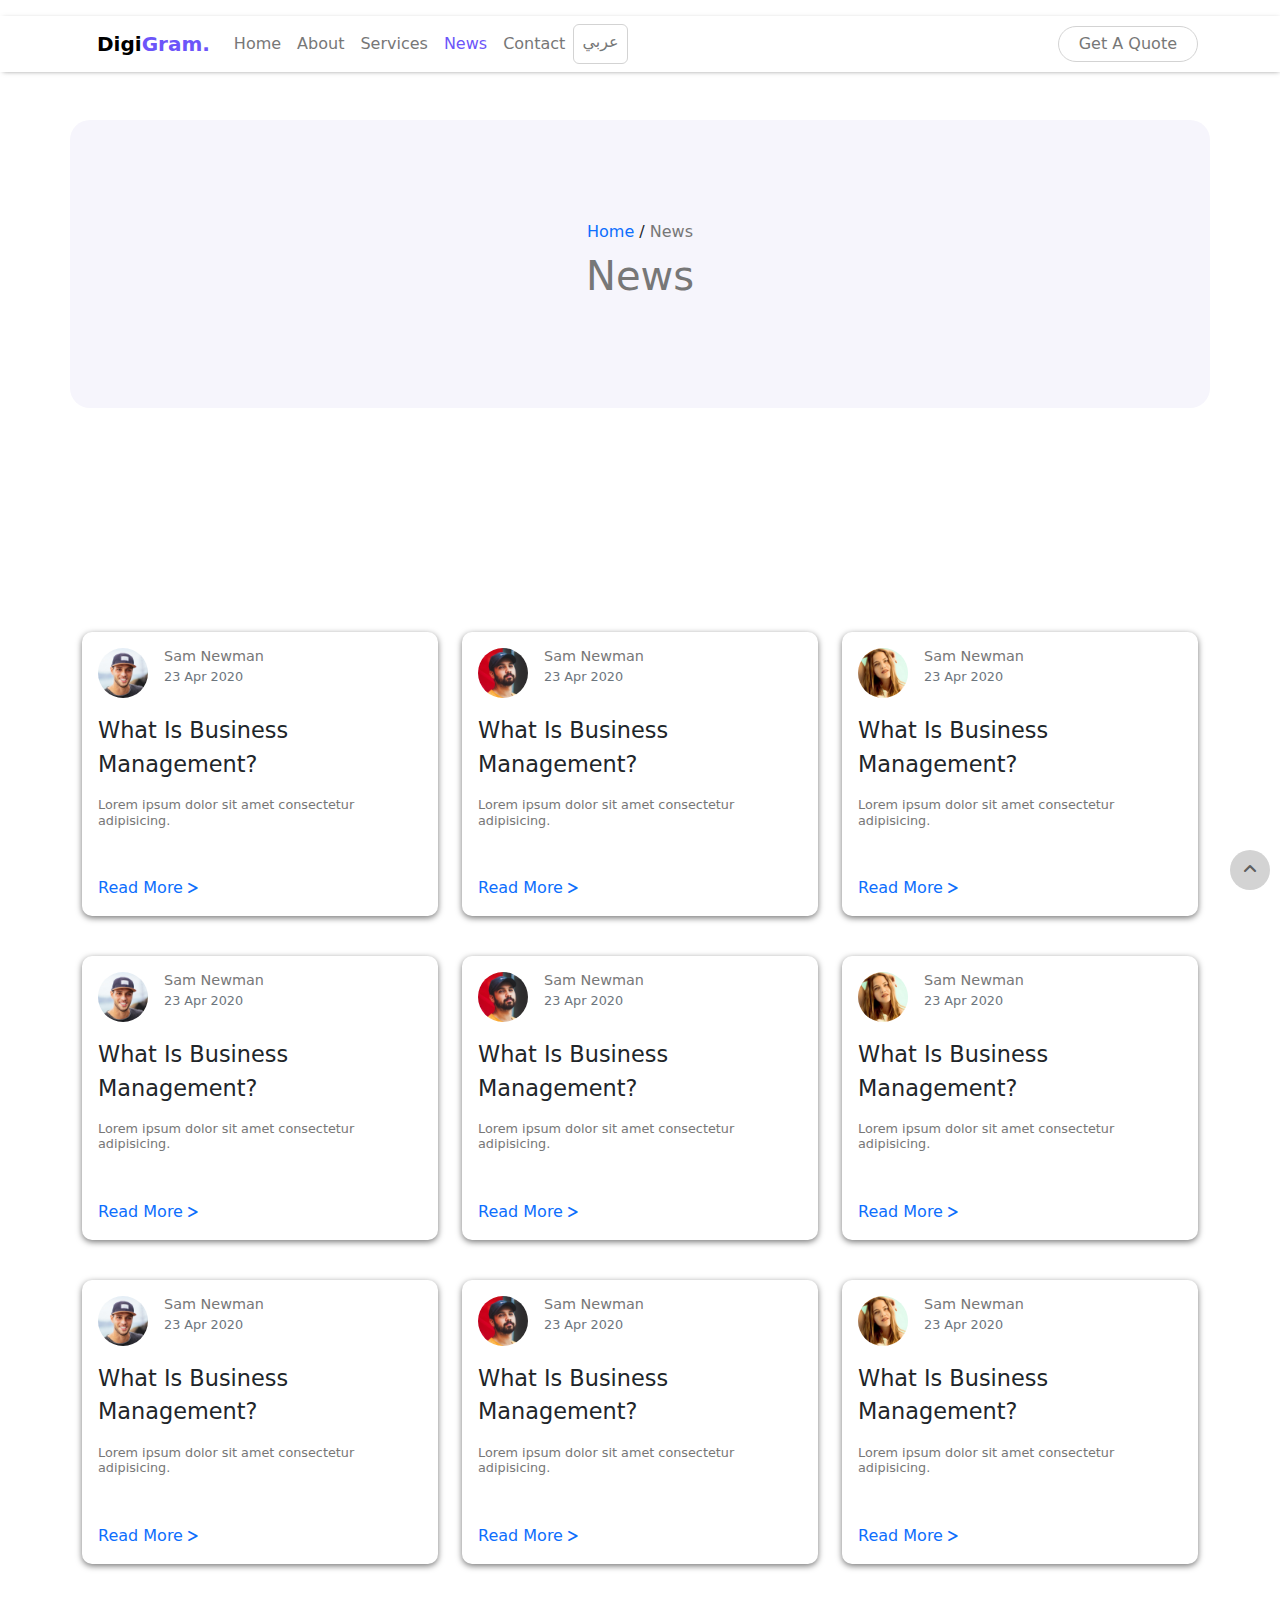
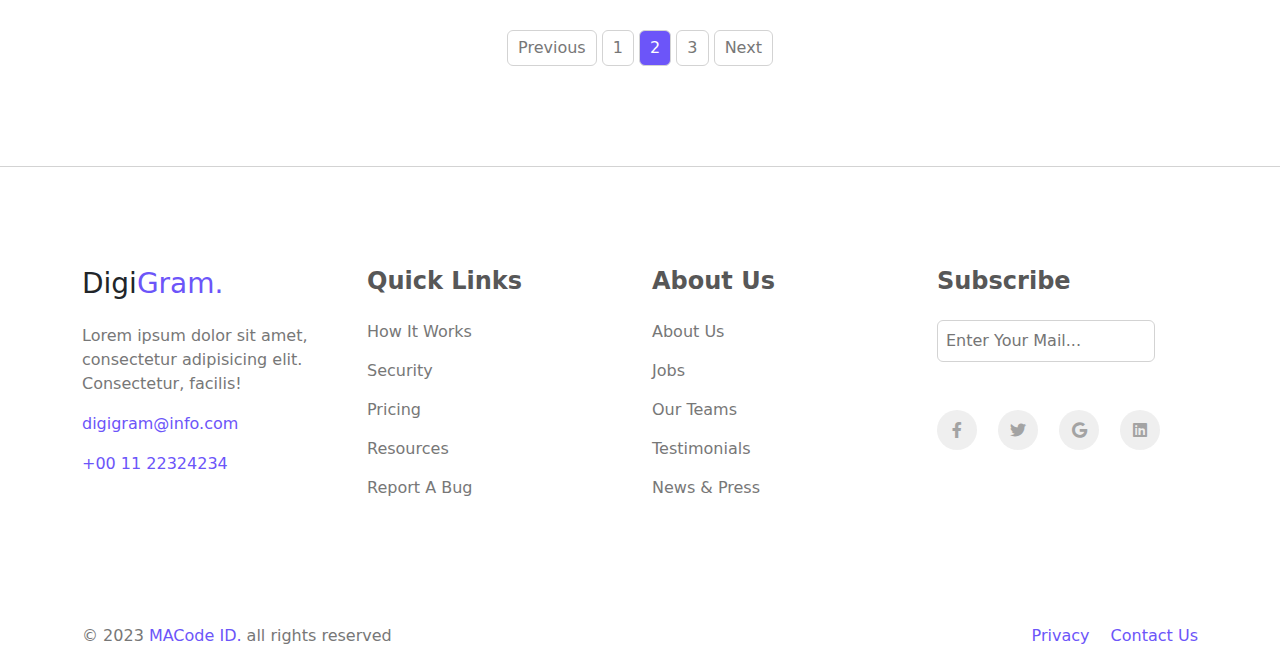
<file: news.html>
<!DOCTYPE html>
<html lang="en">

<head>
    <meta charset="UTF-8">
    <meta http-equiv="X-UA-Compatible" content="IE=edge">
    <meta name="viewport" content="width=device-width, initial-scale=1.0">
    <link rel="canonical" href="https://htmlcheatsheet.com/" />
    <meta name="description" content="this is a company website that has a lot of features">
    <meta name="keywords" content="DigiGram, company, good services" />
    <meta property="fb:admins" content="samir ali" />
    <meta property="og:title" content="DigiGram" />
    <meta property="og:type" content="website" />
    <meta property="og:url" content="https://samir-ali-10.github.io/DigiGram/" />
    <meta property="og:image" content="https://krify.co/wp-content/uploads/2019/01/Website-Design.jpg" />
    <meta property="og:description" content="this is a company website that has a lot of features" />
    <meta name="What's App:card" content="DigiGram">
    <meta property="What's App:domain" content="samir-ali-10.github.io">
    <meta property="What's App:url" content="https://samir-ali-10.github.io/DigiGram/">
    <meta name="What's App:title" content="DigiGram">
    <meta name="What's App:description" content="this is a company website that has a lot of features">
    <meta name="What's App:image" content="https://krify.co/wp-content/uploads/2019/01/Website-Design.jpg">
    <meta name="linkedin:card" content="Company">
    <meta name="linkedin:title" content="DigiGram">
    <meta name="linkedin:description" content="this is a company website that has a lot of features">
    <meta name="linkedin:site" content="samir ali">
    <meta name="linkedin:image" content="https://krify.co/wp-content/uploads/2019/01/Website-Design.jpg">
    <meta name="linkedin:creator" content="samir ali">
    <meta name="facebook:card" content="Company">
    <meta name="facebook:title" content="DigiGram">
    <meta name="facebook:description" content="this is a company website that has a lot of features">
    <meta name="facebook:site" content="samir ali">
    <meta name="facebook:image" content="https://krify.co/wp-content/uploads/2019/01/Website-Design.jpg">
    <meta name="facebook:creator" content="samir ali">
    <link rel="apple-touch-icon" href="./img/icon_pattern.svg">
    <link rel="alternate" hreflang="es" href="https://htmlcheatsheet.com/spanish/" />
    <meta name="author" content="Samir Ali">
    <link rel="icon" href="./img/icon_pattern.svg">
    <link rel="stylesheet" href="css/bootstrap.min.css">
    <link rel="stylesheet" href="css/all.min.css">
    <link rel="stylesheet" href="css/style.css">
    <title>DigiGram</title>
</head>

<body>

    <nav class="navbar navbar-expand-lg mt-3 about_us">
        <div class="container">
            <div class="logo d-flex align-items-center">
                <a class="navbar-brand text-black fw-bold" href="#">Digi<span class="secondary_color">Gram.</span>
                </a>
                <div class="navigation">
                    <div class="navbar-nav text-capitalize">
                        <a class="nav-link shaded_color" href="index.html">Home</a>
                        <a class="nav-link shaded_color" href="about.html">about</a>
                        <a class="nav-link shaded_color" href="services.html">services</a>
                        <a class="nav-link active" aria-current="page" href="#">news</a>
                        <a class="nav-link shaded_color" href="contact.html">contact</a>
                        <a class="nav-link shaded_color change_lang text-center" href="news_ar.html">عربي</a>
                    </div>
                    <i class="fa-solid fa-bars"></i>
                </div>
            </div>
            <button class="header_button">Get a Quote</button>
        </div>
    </nav>

    <div class="wrapper text-center mt-5">
        <div class="container bg_color">
            <div class="links">
                <a class="text-capitalize" href="index.html">home</a>
                <span>/</span>
                <a class="text-capitalize shaded_color" href="#">news</a>
            </div>
            <h1 class="shaded_color text-capitalize mt-2">news</h1>
        </div>
    </div>

    <div class="blog text-center">
        <div class="container">
            <div class="row mt-4 justify-content-between">
                <div class="col-lg-4 col-md-4 col-sm-12">
                    <div class="card text-start mb-3">
                        <div class="card-body">
                            <div class="heading d-flex">
                                <img src="img/person/person_1.jpg" alt="Person1">
                                <div class="content ms-3">
                                    <h5 class="card-title text-capitalize shaded_color">sam newman</h5>
                                    <h6 class="card-subtitle mb-2 text-muted text-capitalize border_color">23 apr 2020
                                    </h6>
                                </div>
                            </div>
                            <p class="card-text text-capitalize mt-3">what is business management?</p>
                            <h6 class="shaded_color mb-5">Lorem ipsum dolor sit amet consectetur adipisicing.</h6>
                            <a href="#" class="card-link text-capitalize">read more <i
                                    class="fa-solid fa-greater-than"></i></a>
                        </div>
                    </div>
                </div>
                <div class="col-lg-4 col-md-4 col-sm-12">
                    <div class="card text-start mb-3">
                        <div class="card-body">
                            <div class="heading d-flex">
                                <img src="img/person/person_2.jpg" alt="Person1">
                                <div class="content ms-3">
                                    <h5 class="card-title text-capitalize shaded_color">sam newman</h5>
                                    <h6 class="card-subtitle mb-2 text-muted text-capitalize border_color">23 apr 2020
                                    </h6>
                                </div>
                            </div>
                            <p class="card-text text-capitalize mt-3">what is business management?</p>
                            <h6 class="shaded_color mb-5">Lorem ipsum dolor sit amet consectetur adipisicing.</h6>
                            <a href="#" class="card-link text-capitalize">read more <i
                                    class="fa-solid fa-greater-than"></i></a>
                        </div>
                    </div>
                </div>
                <div class="col-lg-4 col-md-4 col-sm-12">
                    <div class="card text-start mb-3">
                        <div class="card-body">
                            <div class="heading d-flex">
                                <img src="img/person/person_3.jpg" alt="Person1">
                                <div class="content ms-3">
                                    <h5 class="card-title text-capitalize shaded_color">sam newman</h5>
                                    <h6 class="card-subtitle mb-2 text-muted text-capitalize border_color">23 apr 2020
                                    </h6>
                                </div>
                            </div>
                            <p class="card-text text-capitalize mt-3">what is business management?</p>
                            <h6 class="shaded_color mb-5">Lorem ipsum dolor sit amet consectetur adipisicing.</h6>
                            <a href="#" class="card-link text-capitalize">read more <i
                                    class="fa-solid fa-greater-than"></i></a>
                        </div>
                    </div>
                </div>
            </div>
            <div class="row mt-4 justify-content-between">
                <div class="col-lg-4 col-md-4 col-sm-12">
                    <div class="card text-start mb-3">
                        <div class="card-body">
                            <div class="heading d-flex">
                                <img src="img/person/person_1.jpg" alt="Person1">
                                <div class="content ms-3">
                                    <h5 class="card-title text-capitalize shaded_color">sam newman</h5>
                                    <h6 class="card-subtitle mb-2 text-muted text-capitalize border_color">23 apr 2020
                                    </h6>
                                </div>
                            </div>
                            <p class="card-text text-capitalize mt-3">what is business management?</p>
                            <h6 class="shaded_color mb-5">Lorem ipsum dolor sit amet consectetur adipisicing.</h6>
                            <a href="#" class="card-link text-capitalize">read more <i
                                    class="fa-solid fa-greater-than"></i></a>
                        </div>
                    </div>
                </div>
                <div class="col-lg-4 col-md-4 col-sm-12">
                    <div class="card text-start mb-3">
                        <div class="card-body">
                            <div class="heading d-flex">
                                <img src="img/person/person_2.jpg" alt="Person1">
                                <div class="content ms-3">
                                    <h5 class="card-title text-capitalize shaded_color">sam newman</h5>
                                    <h6 class="card-subtitle mb-2 text-muted text-capitalize border_color">23 apr 2020
                                    </h6>
                                </div>
                            </div>
                            <p class="card-text text-capitalize mt-3">what is business management?</p>
                            <h6 class="shaded_color mb-5">Lorem ipsum dolor sit amet consectetur adipisicing.</h6>
                            <a href="#" class="card-link text-capitalize">read more <i
                                    class="fa-solid fa-greater-than"></i></a>
                        </div>
                    </div>
                </div>
                <div class="col-lg-4 col-md-4 col-sm-12">
                    <div class="card text-start mb-3">
                        <div class="card-body">
                            <div class="heading d-flex">
                                <img src="img/person/person_3.jpg" alt="Person1">
                                <div class="content ms-3">
                                    <h5 class="card-title text-capitalize shaded_color">sam newman</h5>
                                    <h6 class="card-subtitle mb-2 text-muted text-capitalize border_color">23 apr 2020
                                    </h6>
                                </div>
                            </div>
                            <p class="card-text text-capitalize mt-3">what is business management?</p>
                            <h6 class="shaded_color mb-5">Lorem ipsum dolor sit amet consectetur adipisicing.</h6>
                            <a href="#" class="card-link text-capitalize">read more <i
                                    class="fa-solid fa-greater-than"></i></a>
                        </div>
                    </div>
                </div>
            </div>
            <div class="row mt-4 justify-content-between">
                <div class="col-lg-4 col-md-4 col-sm-12">
                    <div class="card text-start mb-3">
                        <div class="card-body">
                            <div class="heading d-flex">
                                <img src="img/person/person_1.jpg" alt="Person1">
                                <div class="content ms-3">
                                    <h5 class="card-title text-capitalize shaded_color">sam newman</h5>
                                    <h6 class="card-subtitle mb-2 text-muted text-capitalize border_color">23 apr 2020
                                    </h6>
                                </div>
                            </div>
                            <p class="card-text text-capitalize mt-3">what is business management?</p>
                            <h6 class="shaded_color mb-5">Lorem ipsum dolor sit amet consectetur adipisicing.</h6>
                            <a href="#" class="card-link text-capitalize">read more <i
                                    class="fa-solid fa-greater-than"></i></a>
                        </div>
                    </div>
                </div>
                <div class="col-lg-4 col-md-4 col-sm-12">
                    <div class="card text-start mb-3">
                        <div class="card-body">
                            <div class="heading d-flex">
                                <img src="img/person/person_2.jpg" alt="Person1">
                                <div class="content ms-3">
                                    <h5 class="card-title text-capitalize shaded_color">sam newman</h5>
                                    <h6 class="card-subtitle mb-2 text-muted text-capitalize border_color">23 apr 2020
                                    </h6>
                                </div>
                            </div>
                            <p class="card-text text-capitalize mt-3">what is business management?</p>
                            <h6 class="shaded_color mb-5">Lorem ipsum dolor sit amet consectetur adipisicing.</h6>
                            <a href="#" class="card-link text-capitalize">read more <i
                                    class="fa-solid fa-greater-than"></i></a>
                        </div>
                    </div>
                </div>
                <div class="col-lg-4 col-md-4 col-sm-12">
                    <div class="card text-start mb-3">
                        <div class="card-body">
                            <div class="heading d-flex">
                                <img src="img/person/person_3.jpg" alt="Person1">
                                <div class="content ms-3">
                                    <h5 class="card-title text-capitalize shaded_color">sam newman</h5>
                                    <h6 class="card-subtitle mb-2 text-muted text-capitalize border_color">23 apr 2020
                                    </h6>
                                </div>
                            </div>
                            <p class="card-text text-capitalize mt-3">what is business management?</p>
                            <h6 class="shaded_color mb-5">Lorem ipsum dolor sit amet consectetur adipisicing.</h6>
                            <a href="#" class="card-link text-capitalize">read more <i
                                    class="fa-solid fa-greater-than"></i></a>
                        </div>
                    </div>
                </div>
            </div>
            <div class="buttons">
                <button class="prev">Previous</button>
                <button>1</button>
                <button class="active">2</button>
                <button>3</button>
                <button class="next">Next</button>
            </div>
        </div>
    </div>

    <footer>
        <div class="container">
            <div class="row">
                <div class="col mb-5">
                    <h3 class="text-capitalize mb-4">Digi<span class="secondary_color">Gram.</span></h3>
                    <p class="shaded_color">Lorem ipsum dolor sit amet, consectetur adipisicing elit. Consectetur,
                        facilis!</p>
                    <div class="links d-flex flex-column">
                        <a class="mb-3 secondary_color" href="#">digigram@info.com</a>
                        <a class="secondary_color" href="#">+00 11 22324234</a>
                    </div>
                </div>
                <div class="col mb-5">
                    <h4 class="text-capitalize mb-4">quick links</h4>
                    <ul class="list-unstyled">
                        <li>how it works</li>
                        <li>security</li>
                        <li>pricing</li>
                        <li>resources</li>
                        <li>report a bug</li>
                    </ul>
                </div>
                <div class="col mb-5">
                    <h4 class="text-capitalize mb-4">about us</h4>
                    <ul class="list-unstyled">
                        <li>about us</li>
                        <li>jobs</li>
                        <li>our teams</li>
                        <li>testimonials</li>
                        <li>news & press</li>
                    </ul>
                </div>
                <div class="col mb-5">
                    <h4 class="text-capitalize mb-4">subscribe</h4>
                    <input class="p-2" type="email" name="subscribe" placeholder="Enter Your Mail...">
                    <div class="socials mt-5">
                        <i class="fa-brands fa-facebook-f me-3" style="color: #a3a3a3;"></i>
                        <i class="fa-brands fa-twitter me-3" style="color: #a3a3a3;"></i>
                        <i class="fa-brands fa-google me-3" style="color: #a3a3a3;"></i>
                        <i class="fa-brands fa-linkedin" style="color: #a3a3a3;"></i>
                    </div>
                </div>
            </div>
        </div>
    </footer>

    <div class="copyright">
        <div class="container d-flex justify-content-between">
            <p class="shaded_color">&#169; 2023 <span class="secondary_color">MACode ID.</span> all rights reserved</p>
            <div class="links">
                <a class="text-capitalize me-3 secondary_color" href="#">privacy</a>
                <a class="text-capitalize secondary_color" href="#">contact us</a>
            </div>
        </div>
    </div>

    <a class="to_top" href="#"><i class="fa-solid fa-angle-up" style="color: #5e5e5e;"></i></a>



    <script src="js/main.js"></script>
</body>

</html>
</file>
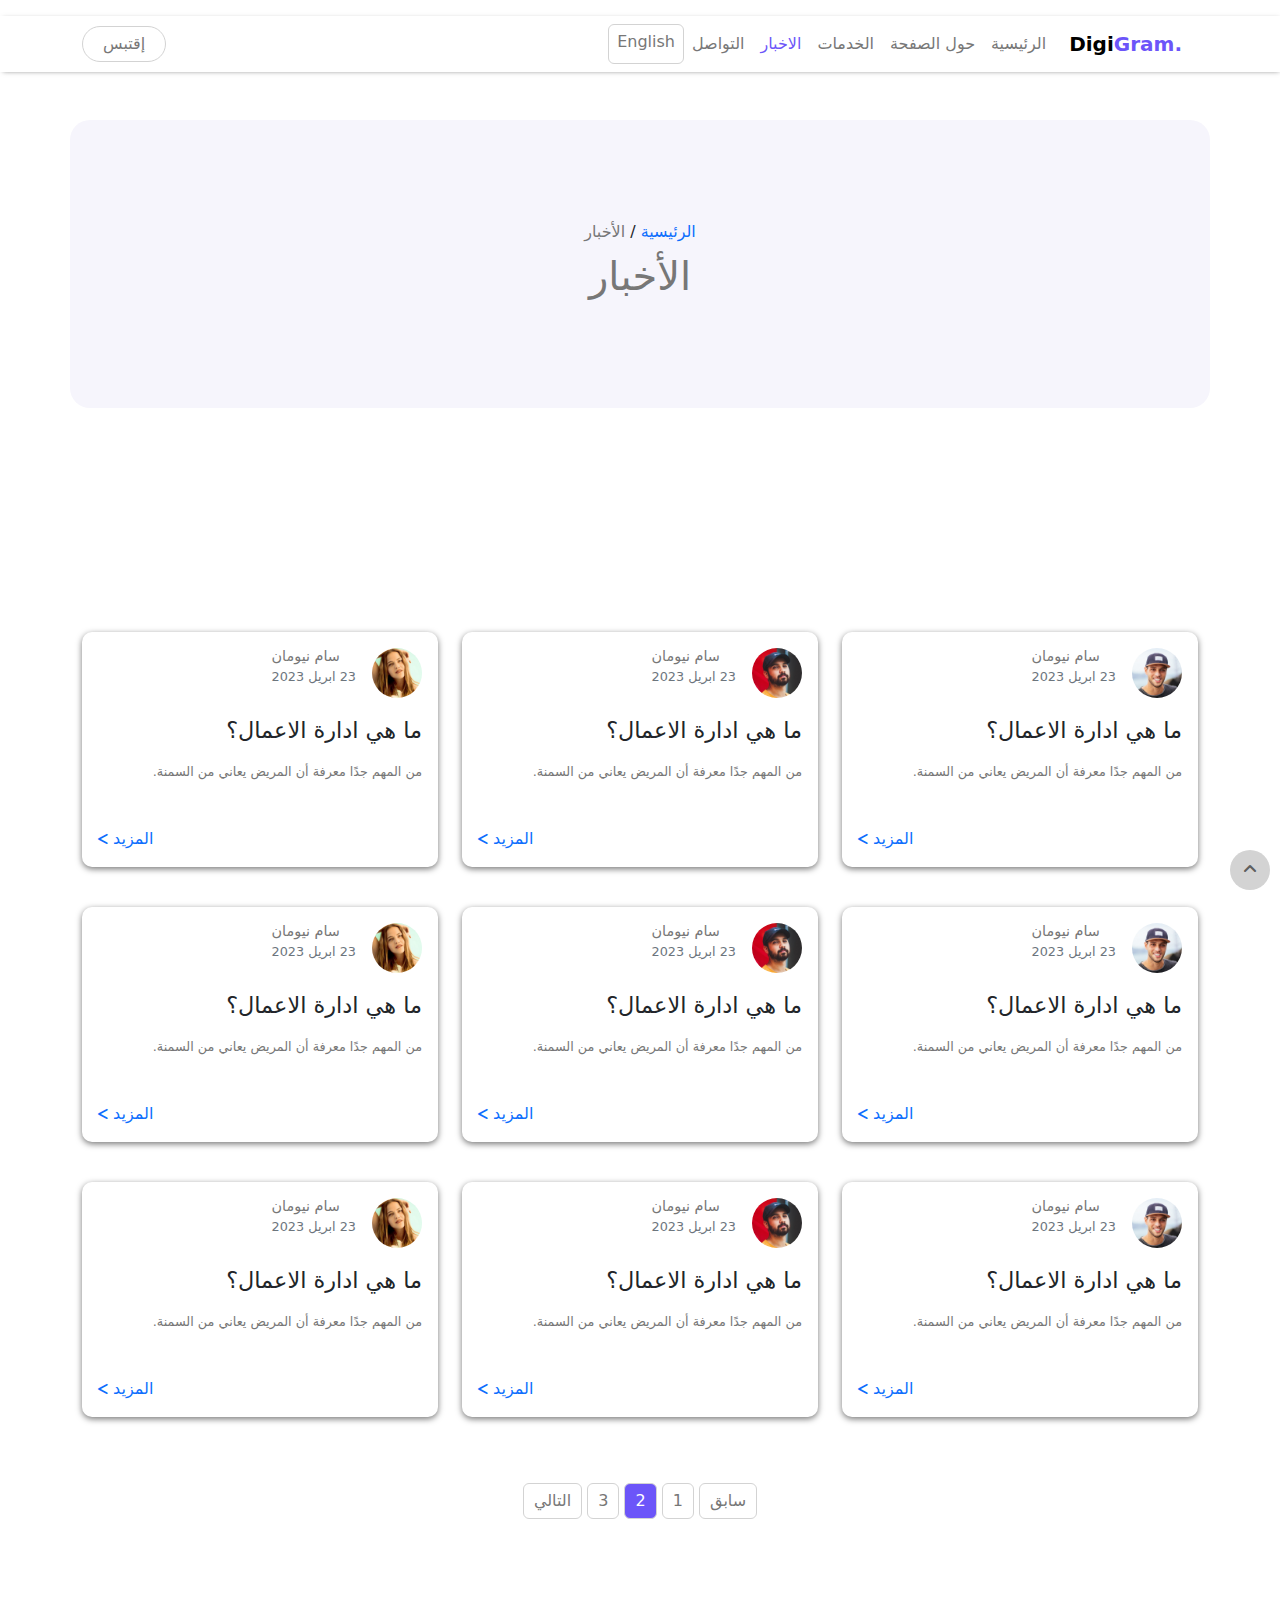
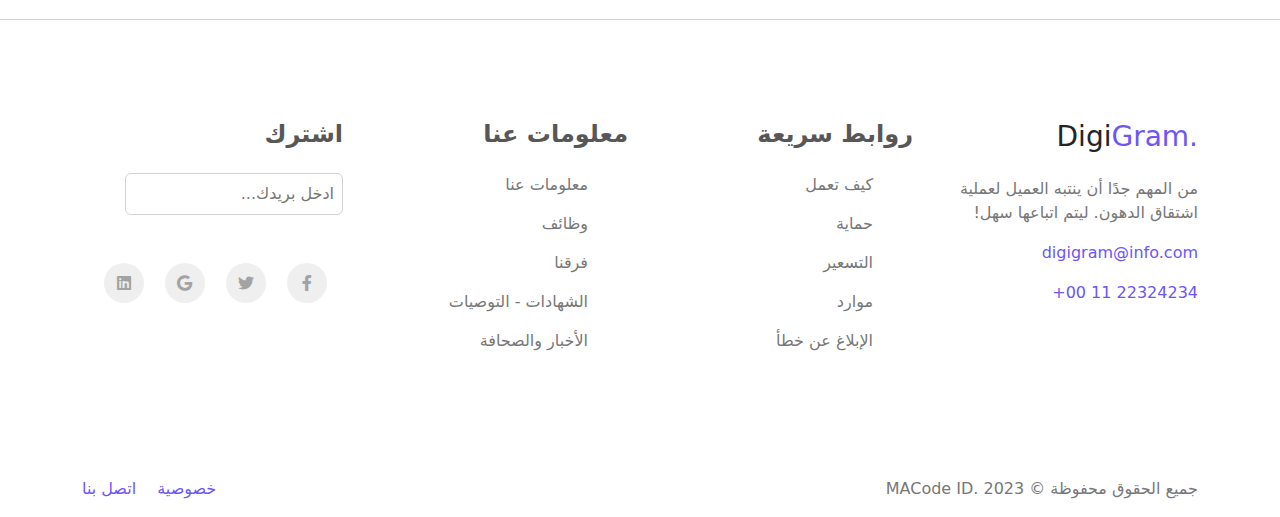
<file: news_ar.html>
<!DOCTYPE html>
<html lang="ar">

<head>
    <meta charset="UTF-8">
    <meta http-equiv="X-UA-Compatible" content="IE=edge">
    <meta name="viewport" content="width=device-width, initial-scale=1.0">
    <link rel="canonical" href="https://htmlcheatsheet.com/" />
    <meta name="description" content="this is a company website that has a lot of features">
    <meta name="keywords" content="DigiGram, company, good services" />
    <meta property="fb:admins" content="samir ali" />
    <meta property="og:title" content="DigiGram" />
    <meta property="og:type" content="website" />
    <meta property="og:url" content="https://samir-ali-10.github.io/DigiGram/" />
    <meta property="og:image" content="https://krify.co/wp-content/uploads/2019/01/Website-Design.jpg" />
    <meta property="og:description" content="this is a company website that has a lot of features" />
    <meta name="What's App:card" content="DigiGram">
    <meta property="What's App:domain" content="samir-ali-10.github.io">
    <meta property="What's App:url" content="https://samir-ali-10.github.io/DigiGram/">
    <meta name="What's App:title" content="DigiGram">
    <meta name="What's App:description" content="this is a company website that has a lot of features">
    <meta name="What's App:image" content="https://krify.co/wp-content/uploads/2019/01/Website-Design.jpg">
    <meta name="linkedin:card" content="Company">
    <meta name="linkedin:title" content="DigiGram">
    <meta name="linkedin:description" content="this is a company website that has a lot of features">
    <meta name="linkedin:site" content="samir ali">
    <meta name="linkedin:image" content="https://krify.co/wp-content/uploads/2019/01/Website-Design.jpg">
    <meta name="linkedin:creator" content="samir ali">
    <meta name="facebook:card" content="Company">
    <meta name="facebook:title" content="DigiGram">
    <meta name="facebook:description" content="this is a company website that has a lot of features">
    <meta name="facebook:site" content="samir ali">
    <meta name="facebook:image" content="https://krify.co/wp-content/uploads/2019/01/Website-Design.jpg">
    <meta name="facebook:creator" content="samir ali">
    <link rel="apple-touch-icon" href="./img/icon_pattern.svg">
    <link rel="alternate" hreflang="es" href="https://htmlcheatsheet.com/spanish/" />
    <meta name="author" content="Samir Ali">
    <link rel="icon" href="./img/icon_pattern.svg">
    <link rel="stylesheet" href="css/bootstrap.min.css">
    <link rel="stylesheet" href="css/all.min.css">
    <link rel="stylesheet" href="css/style.css">
    <title>DigiGram</title>
</head>

<body>

    <nav class="navbar navbar-expand-lg mt-3 about_us">
        <div class="container">
            <div class="logo d-flex align-items-center">
                <a class="navbar-brand text-black fw-bold" href="#">Digi<span class="secondary_color">Gram.</span>
                </a>
                <div class="navigation">
                    <div class="navbar-nav text-capitalize">
                        <a class="nav-link shaded_color" href="index_ar.html">الرئيسية</a>
                        <a class="nav-link shaded_color" href="about_ar.html">حول الصفحة</a>
                        <a class="nav-link shaded_color" href="services_ar.html">الخدمات</a>
                        <a class="nav-link active" aria-current="page" href="#">الاخبار</a>
                        <a class="nav-link shaded_color" href="contact_ar.html">التواصل</a>
                        <a class="nav-link shaded_color change_lang text-center" href="news.html">english</a>
                    </div>
                    <i class="fa-solid fa-bars"></i>
                </div>
            </div>
            <button class="header_button">إقتبس</button>
        </div>
    </nav>

    <div class="wrapper text-center mt-5">
        <div class="container bg_color">
            <div class="links">
                <a class="text-capitalize" href="index.html">الرئيسية</a>
                <span>/</span>
                <a class="text-capitalize shaded_color" href="#">الأخبار</a>
            </div>
            <h1 class="shaded_color text-capitalize mt-2">الأخبار</h1>
        </div>
    </div>

    <div class="blog text-center">
        <div class="container">
            <div class="row mt-4 justify-content-between">
                <div class="col-lg-4 col-md-4 col-sm-12">
                    <div class="card text-start mb-3">
                        <div class="card-body">
                            <div class="heading d-flex">
                                <img src="img/person/person_1.jpg" alt="Person1">
                                <div class="content me-3">
                                    <h5 class="card-title text-capitalize shaded_color">سام نيومان</h5>
                                    <h6 class="card-subtitle mb-2 text-muted text-capitalize border_color">23 ابريل 2023
                                    </h6>
                                </div>
                            </div>
                            <p class="card-text text-capitalize mt-3 text-end">ما هي ادارة الاعمال؟</p>
                            <h6 class="shaded_color mb-5 text-end">من المهم جدًا معرفة أن المريض يعاني من السمنة.</h6>
                            <a href="#" class="card-link text-capitalize text-end">المزيد <i
                                    class="fa-solid fa-greater-than"></i></a>
                        </div>
                    </div>
                </div>
                <div class="col-lg-4 col-md-4 col-sm-12">
                    <div class="card text-start mb-3">
                        <div class="card-body">
                            <div class="heading d-flex">
                                <img src="img/person/person_2.jpg" alt="Person1">
                                <div class="content me-3">
                                    <h5 class="card-title text-capitalize shaded_color">سام نيومان</h5>
                                    <h6 class="card-subtitle mb-2 text-muted text-capitalize border_color">23 ابريل 2023
                                    </h6>
                                </div>
                            </div>
                            <p class="card-text text-capitalize mt-3 text-end">ما هي ادارة الاعمال؟</p>
                            <h6 class="shaded_color mb-5 text-end">من المهم جدًا معرفة أن المريض يعاني من السمنة.</h6>
                            <a href="#" class="card-link text-capitalize text-end">المزيد <i
                                    class="fa-solid fa-greater-than"></i></a>
                        </div>
                    </div>
                </div>
                <div class="col-lg-4 col-md-4 col-sm-12">
                    <div class="card text-start mb-3">
                        <div class="card-body">
                            <div class="heading d-flex">
                                <img src="img/person/person_3.jpg" alt="Person1">
                                <div class="content me-3">
                                    <h5 class="card-title text-capitalize shaded_color">سام نيومان</h5>
                                    <h6 class="card-subtitle mb-2 text-muted text-capitalize border_color">23 ابريل 2023
                                    </h6>
                                </div>
                            </div>
                            <p class="card-text text-capitalize mt-3 text-end">ما هي ادارة الاعمال؟</p>
                            <h6 class="shaded_color mb-5 text-end">من المهم جدًا معرفة أن المريض يعاني من السمنة.</h6>
                            <a href="#" class="card-link text-capitalize text-end">المزيد <i
                                    class="fa-solid fa-greater-than"></i></a>
                        </div>
                    </div>
                </div>
            </div>
            <div class="row mt-4 justify-content-between">
                <div class="col-lg-4 col-md-4 col-sm-12">
                    <div class="card text-start mb-3">
                        <div class="card-body">
                            <div class="heading d-flex">
                                <img src="img/person/person_1.jpg" alt="Person1">
                                <div class="content me-3">
                                    <h5 class="card-title text-capitalize shaded_color">سام نيومان</h5>
                                    <h6 class="card-subtitle mb-2 text-muted text-capitalize border_color">23 ابريل 2023
                                    </h6>
                                </div>
                            </div>
                            <p class="card-text text-capitalize mt-3 text-end">ما هي ادارة الاعمال؟</p>
                            <h6 class="shaded_color mb-5 text-end">من المهم جدًا معرفة أن المريض يعاني من السمنة.</h6>
                            <a href="#" class="card-link text-capitalize text-end">المزيد <i
                                    class="fa-solid fa-greater-than"></i></a>
                        </div>
                    </div>
                </div>
                <div class="col-lg-4 col-md-4 col-sm-12">
                    <div class="card text-start mb-3">
                        <div class="card-body">
                            <div class="heading d-flex">
                                <img src="img/person/person_2.jpg" alt="Person1">
                                <div class="content me-3">
                                    <h5 class="card-title text-capitalize shaded_color">سام نيومان</h5>
                                    <h6 class="card-subtitle mb-2 text-muted text-capitalize border_color">23 ابريل 2023
                                    </h6>
                                </div>
                            </div>
                            <p class="card-text text-capitalize mt-3 text-end">ما هي ادارة الاعمال؟</p>
                            <h6 class="shaded_color mb-5 text-end">من المهم جدًا معرفة أن المريض يعاني من السمنة.</h6>
                            <a href="#" class="card-link text-capitalize text-end">المزيد <i
                                    class="fa-solid fa-greater-than"></i></a>
                        </div>
                    </div>
                </div>
                <div class="col-lg-4 col-md-4 col-sm-12">
                    <div class="card text-start mb-3">
                        <div class="card-body">
                            <div class="heading d-flex">
                                <img src="img/person/person_3.jpg" alt="Person1">
                                <div class="content me-3">
                                    <h5 class="card-title text-capitalize shaded_color">سام نيومان</h5>
                                    <h6 class="card-subtitle mb-2 text-muted text-capitalize border_color">23 ابريل 2023
                                    </h6>
                                </div>
                            </div>
                            <p class="card-text text-capitalize mt-3 text-end">ما هي ادارة الاعمال؟</p>
                            <h6 class="shaded_color mb-5 text-end">من المهم جدًا معرفة أن المريض يعاني من السمنة.</h6>
                            <a href="#" class="card-link text-capitalize text-end">المزيد <i
                                    class="fa-solid fa-greater-than"></i></a>
                        </div>
                    </div>
                </div>
            </div>
            <div class="row mt-4 justify-content-between">
                <div class="col-lg-4 col-md-4 col-sm-12">
                    <div class="card text-start mb-3">
                        <div class="card-body">
                            <div class="heading d-flex">
                                <img src="img/person/person_1.jpg" alt="Person1">
                                <div class="content me-3">
                                    <h5 class="card-title text-capitalize shaded_color">سام نيومان</h5>
                                    <h6 class="card-subtitle mb-2 text-muted text-capitalize border_color">23 ابريل 2023
                                    </h6>
                                </div>
                            </div>
                            <p class="card-text text-capitalize mt-3 text-end">ما هي ادارة الاعمال؟</p>
                            <h6 class="shaded_color mb-5 text-end">من المهم جدًا معرفة أن المريض يعاني من السمنة.</h6>
                            <a href="#" class="card-link text-capitalize text-end">المزيد <i
                                    class="fa-solid fa-greater-than"></i></a>
                        </div>
                    </div>
                </div>
                <div class="col-lg-4 col-md-4 col-sm-12">
                    <div class="card text-start mb-3">
                        <div class="card-body">
                            <div class="heading d-flex">
                                <img src="img/person/person_2.jpg" alt="Person1">
                                <div class="content me-3">
                                    <h5 class="card-title text-capitalize shaded_color">سام نيومان</h5>
                                    <h6 class="card-subtitle mb-2 text-muted text-capitalize border_color">23 ابريل 2023
                                    </h6>
                                </div>
                            </div>
                            <p class="card-text text-capitalize mt-3 text-end">ما هي ادارة الاعمال؟</p>
                            <h6 class="shaded_color mb-5 text-end">من المهم جدًا معرفة أن المريض يعاني من السمنة.</h6>
                            <a href="#" class="card-link text-capitalize text-end">المزيد <i
                                    class="fa-solid fa-greater-than"></i></a>
                        </div>
                    </div>
                </div>
                <div class="col-lg-4 col-md-4 col-sm-12">
                    <div class="card text-start mb-3">
                        <div class="card-body">
                            <div class="heading d-flex">
                                <img src="img/person/person_3.jpg" alt="Person1">
                                <div class="content me-3">
                                    <h5 class="card-title text-capitalize shaded_color">سام نيومان</h5>
                                    <h6 class="card-subtitle mb-2 text-muted text-capitalize border_color">23 ابريل 2023
                                    </h6>
                                </div>
                            </div>
                            <p class="card-text text-capitalize mt-3 text-end">ما هي ادارة الاعمال؟</p>
                            <h6 class="shaded_color mb-5 text-end">من المهم جدًا معرفة أن المريض يعاني من السمنة.</h6>
                            <a href="#" class="card-link text-capitalize text-end">المزيد <i
                                    class="fa-solid fa-greater-than"></i></a>
                        </div>
                    </div>
                </div>
            </div>
            <div class="buttons">
                <button class="prev">سابق</button>
                <button>1</button>
                <button class="active">2</button>
                <button>3</button>
                <button class="next">التالي</button>
            </div>
        </div>
    </div>

    <footer class="arabic">
        <div class="container">
            <div class="row">
                <div class="col mb-5">
                    <h3 class="text-capitalize mb-4">Digi<span class="secondary_color">Gram.</span></h3>
                    <p class="shaded_color">من المهم جدًا أن ينتبه العميل لعملية اشتقاق الدهون. ليتم اتباعها
                        سهل!</p>
                    <div class="links d-flex flex-column">
                        <a class="mb-3 secondary_color" href="#">digigram@info.com</a>
                        <a class="secondary_color phone" href="#">+00 11 22324234</a>
                    </div>
                </div>
                <div class="col mb-5">
                    <h4 class="text-capitalize mb-4">روابط سريعة</h4>
                    <ul class="list-unstyled">
                        <li>كيف تعمل</li>
                        <li>حماية</li>
                        <li>التسعير</li>
                        <li>موارد</li>
                        <li>الإبلاغ عن خطأ</li>
                    </ul>
                </div>
                <div class="col mb-5">
                    <h4 class="text-capitalize mb-4">معلومات عنا</h4>
                    <ul class="list-unstyled">
                        <li>معلومات عنا</li>
                        <li>وظائف</li>
                        <li>فرقنا</li>
                        <li>الشهادات - التوصيات</li>
                        <li>الأخبار والصحافة</li>
                    </ul>
                </div>
                <div class="col mb-5">
                    <h4 class="text-capitalize mb-4">اشترك</h4>
                    <input class="p-2" type="email" name="subscribe" placeholder="ادخل بريدك...">
                    <div class="socials mt-5">
                        <i class="fa-brands fa-facebook-f me-3" style="color: #a3a3a3;"></i>
                        <i class="fa-brands fa-twitter me-3" style="color: #a3a3a3;"></i>
                        <i class="fa-brands fa-google me-3" style="color: #a3a3a3;"></i>
                        <i class="fa-brands fa-linkedin me-3" style="color: #a3a3a3;"></i>
                    </div>
                </div>
            </div>
        </div>
    </footer>

    <div class="copyright">
        <div class="container d-flex justify-content-between">
            <p class="shaded_color">جميع الحقوق محفوظة <bdi><span>MACode ID.</span> 2023 &#169;</bdi></p>
            <div class="links">
                <a class="text-capitalize me-3 secondary_color" href="#">خصوصية</a>
                <a class="text-capitalize secondary_color me-3" href="#">اتصل بنا</a>
            </div>
        </div>
    </div>

    <a class="to_top" href="#"><i class="fa-solid fa-angle-up" style="color: #5e5e5e;"></i></a>


    <script src="js/main.js"></script>
</body>

</html>
</file>
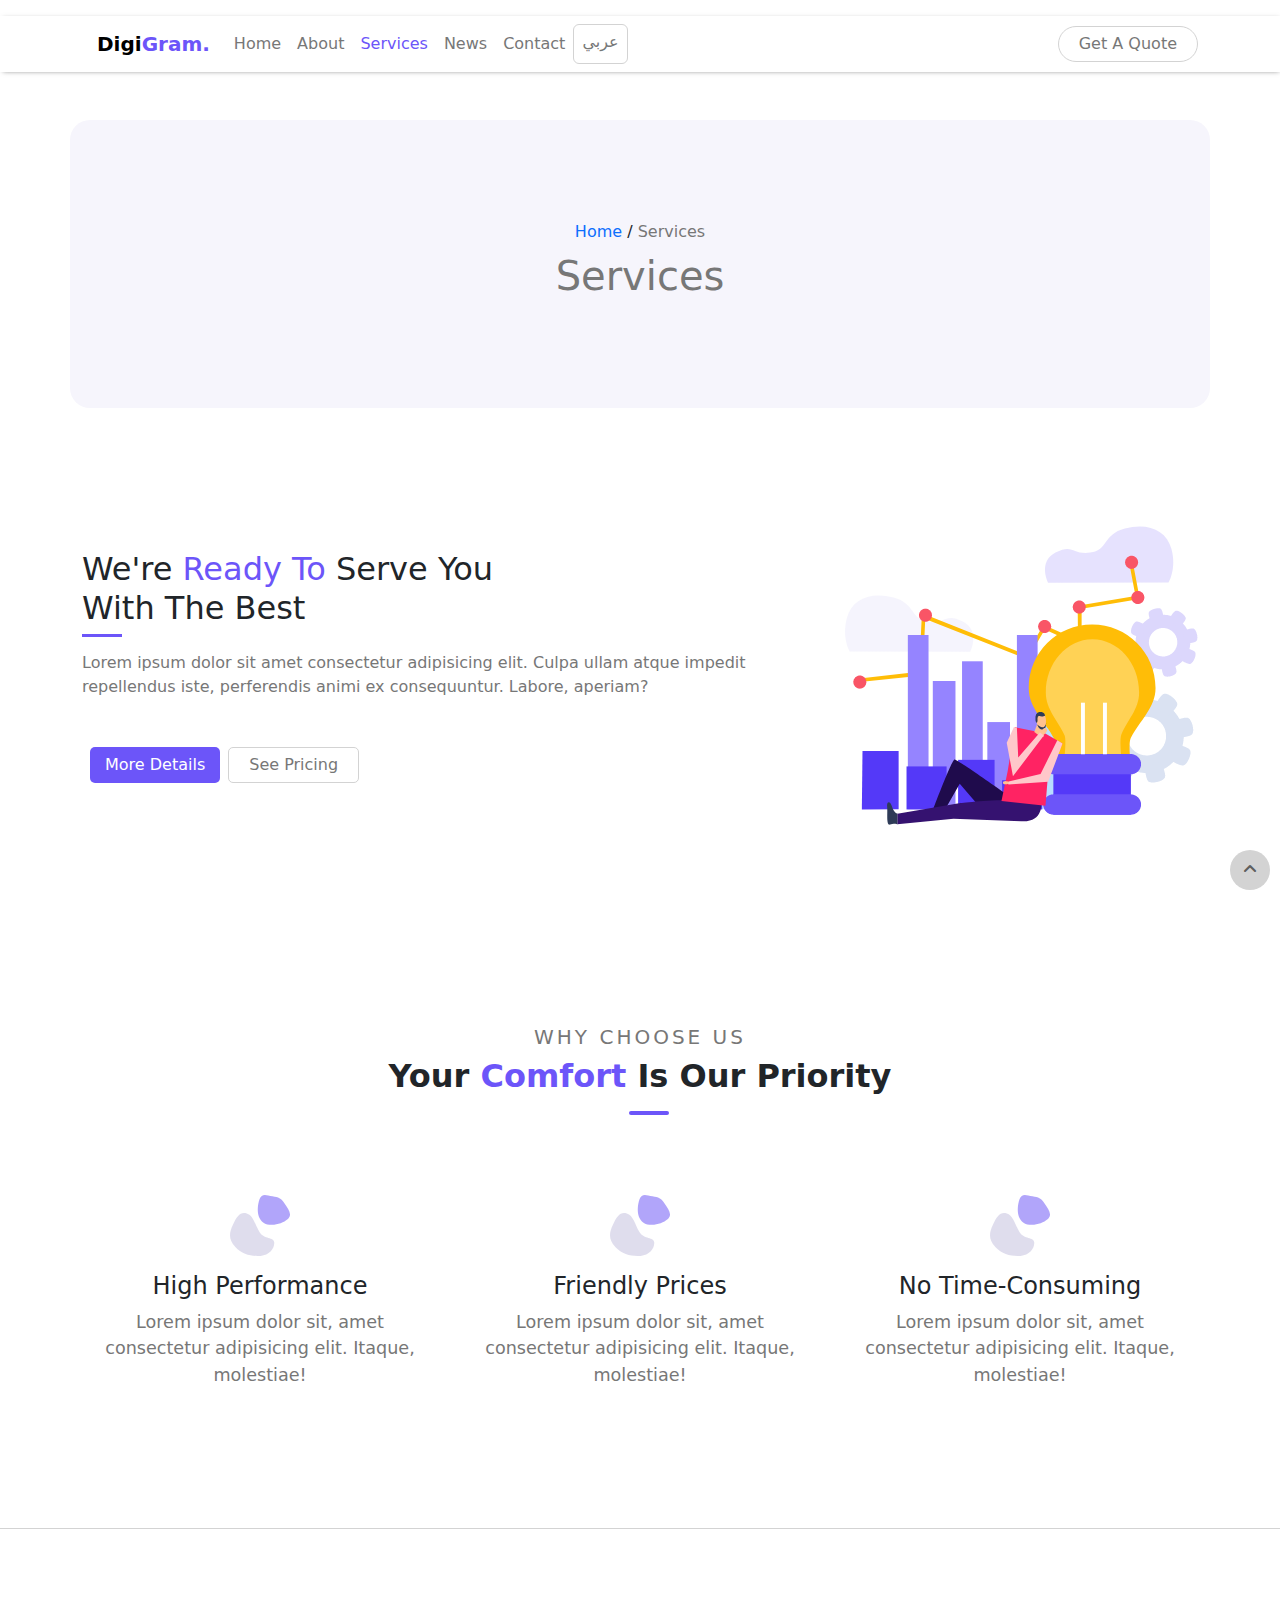
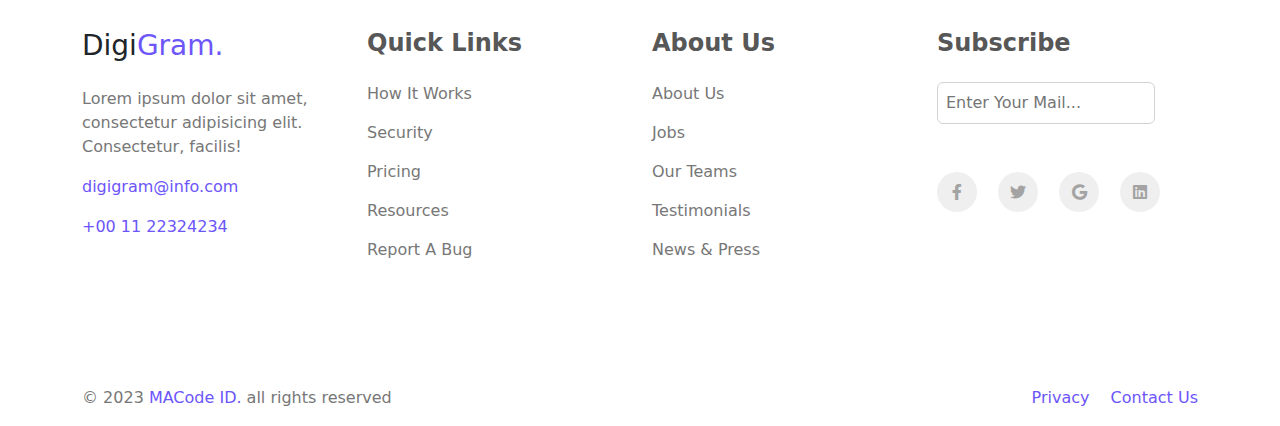
<file: services.html>
<!DOCTYPE html>
<html lang="en">

<head>
    <meta charset="UTF-8">
    <meta http-equiv="X-UA-Compatible" content="IE=edge">
    <meta name="viewport" content="width=device-width, initial-scale=1.0">
    <link rel="canonical" href="https://htmlcheatsheet.com/" />
    <meta name="description" content="this is a company website that has a lot of features">
    <meta name="keywords" content="DigiGram, company, good services" />
    <meta property="fb:admins" content="samir ali" />
    <meta property="og:title" content="DigiGram" />
    <meta property="og:type" content="website" />
    <meta property="og:url" content="https://samir-ali-10.github.io/DigiGram/" />
    <meta property="og:image" content="https://krify.co/wp-content/uploads/2019/01/Website-Design.jpg" />
    <meta property="og:description" content="this is a company website that has a lot of features" />
    <meta name="What's App:card" content="DigiGram">
    <meta property="What's App:domain" content="samir-ali-10.github.io">
    <meta property="What's App:url" content="https://samir-ali-10.github.io/DigiGram/">
    <meta name="What's App:title" content="DigiGram">
    <meta name="What's App:description" content="this is a company website that has a lot of features">
    <meta name="What's App:image" content="https://krify.co/wp-content/uploads/2019/01/Website-Design.jpg">
    <meta name="linkedin:card" content="Company">
    <meta name="linkedin:title" content="DigiGram">
    <meta name="linkedin:description" content="this is a company website that has a lot of features">
    <meta name="linkedin:site" content="samir ali">
    <meta name="linkedin:image" content="https://krify.co/wp-content/uploads/2019/01/Website-Design.jpg">
    <meta name="linkedin:creator" content="samir ali">
    <meta name="facebook:card" content="Company">
    <meta name="facebook:title" content="DigiGram">
    <meta name="facebook:description" content="this is a company website that has a lot of features">
    <meta name="facebook:site" content="samir ali">
    <meta name="facebook:image" content="https://krify.co/wp-content/uploads/2019/01/Website-Design.jpg">
    <meta name="facebook:creator" content="samir ali">
    <link rel="apple-touch-icon" href="./img/icon_pattern.svg">
    <link rel="alternate" hreflang="es" href="https://htmlcheatsheet.com/spanish/" />
    <meta name="author" content="Samir Ali">
    <link rel="icon" href="./img/icon_pattern.svg">
    <link rel="stylesheet" href="css/bootstrap.min.css">
    <link rel="stylesheet" href="css/all.min.css">
    <link rel="stylesheet" href="css/style.css">
    <title>DigiGram</title>
</head>

<body>

    <nav class="navbar navbar-expand-lg mt-3 about_us">
        <div class="container">
            <div class="logo d-flex align-items-center">
                <a class="navbar-brand text-black fw-bold" href="#">Digi<span class="secondary_color">Gram.</span>
                </a>
                <div class="navigation">
                    <div class="navbar-nav text-capitalize">
                        <a class="nav-link shaded_color" href="index.html">Home</a>
                        <a class="nav-link shaded_color" href="about.html">about</a>
                        <a class="nav-link active" aria-current="page" href="#">services</a>
                        <a class="nav-link shaded_color" href="news.html">news</a>
                        <a class="nav-link shaded_color" href="contact.html">contact</a>
                        <a class="nav-link shaded_color change_lang text-center" href="services_ar.html">عربي</a>
                    </div>
                    <i class="fa-solid fa-bars"></i>
                </div>
            </div>
            <button class="header_button">Get a Quote</button>
        </div>
    </nav>

    <div class="wrapper text-center mt-5">
        <div class="container bg_color">
            <div class="links">
                <a class="text-capitalize" href="index.html">home</a>
                <span>/</span>
                <a class="text-capitalize shaded_color" href="#">services</a>
            </div>
            <h1 class="shaded_color text-capitalize mt-2">services</h1>
        </div>
    </div>

    <div class="services">
        <div class="container d-flex align-items-center justify-content-around">
            <div class="content">
                <h2 class="mb-4 text-capitalize">we're <span class="secondary_color">ready to</span> serve you <br> with
                    the best</h2>
                <p class="shaded_color mb-5">Lorem ipsum dolor sit amet consectetur adipisicing elit. Culpa ullam atque
                    impedit repellendus iste, perferendis animi ex consequuntur. Labore, aperiam?</p>
                <div class="buttons d-flex">
                    <button class="bg_secondary text-white border-0 ms-2 text-capitalize more_details me-2">more
                        details</button>
                    <button class="info text-capitalize">see pricing</button>
                </div>
            </div>
            <div class="picture">
                <img src="img/bg_image_3.png" alt="Background Image 3">
            </div>
        </div>
    </div>

    <div class="comfort text-center">
        <div class="container">
            <div class="special_heading">
                <h5 class="text-uppercase shaded_color">why choose us</h5>
                <h2 class="text-capitalize fw-bolder">your <span class="secondary_color">comfort</span> is our priority
                </h2>
            </div>
            <div class="row justify-content-center">
                <div class="col-lg-4 mb-4">
                    <div class="image pb-3">
                        <img src="img/icon_pattern.svg" alt="Icon">
                    </div>
                    <div class="content">
                        <h4 class="text-capitalize">high performance</h4>
                        <p class="shaded_color">Lorem ipsum dolor sit, amet consectetur adipisicing elit. Itaque,
                            molestiae!</p>
                    </div>
                </div>
                <div class="col-lg-4 mb-4">
                    <div class="image pb-3">
                        <img src="img/icon_pattern.svg" alt="Icon">
                    </div>
                    <div class="content">
                        <h4 class="text-capitalize">friendly prices</h4>
                        <p class="shaded_color">Lorem ipsum dolor sit, amet consectetur adipisicing elit. Itaque,
                            molestiae!</p>
                    </div>
                </div>
                <div class="col-lg-4">
                    <div class="image pb-3">
                        <img src="img/icon_pattern.svg" alt="Icon">
                    </div>
                    <div class="content">
                        <h4 class="text-capitalize">no time-consuming</h4>
                        <p class="shaded_color">Lorem ipsum dolor sit, amet consectetur adipisicing elit. Itaque,
                            molestiae!</p>
                    </div>
                </div>
            </div>
        </div>
    </div>

    <footer>
        <div class="container">
            <div class="row">
                <div class="col mb-5">
                    <h3 class="text-capitalize mb-4">Digi<span class="secondary_color">Gram.</span></h3>
                    <p class="shaded_color">Lorem ipsum dolor sit amet, consectetur adipisicing elit. Consectetur,
                        facilis!</p>
                    <div class="links d-flex flex-column">
                        <a class="mb-3 secondary_color" href="#">digigram@info.com</a>
                        <a class="secondary_color" href="#">+00 11 22324234</a>
                    </div>
                </div>
                <div class="col mb-5">
                    <h4 class="text-capitalize mb-4">quick links</h4>
                    <ul class="list-unstyled">
                        <li>how it works</li>
                        <li>security</li>
                        <li>pricing</li>
                        <li>resources</li>
                        <li>report a bug</li>
                    </ul>
                </div>
                <div class="col mb-5">
                    <h4 class="text-capitalize mb-4">about us</h4>
                    <ul class="list-unstyled">
                        <li>about us</li>
                        <li>jobs</li>
                        <li>our teams</li>
                        <li>testimonials</li>
                        <li>news & press</li>
                    </ul>
                </div>
                <div class="col mb-5">
                    <h4 class="text-capitalize mb-4">subscribe</h4>
                    <input class="p-2" type="email" name="subscribe" placeholder="Enter Your Mail...">
                    <div class="socials mt-5">
                        <i class="fa-brands fa-facebook-f me-3" style="color: #a3a3a3;"></i>
                        <i class="fa-brands fa-twitter me-3" style="color: #a3a3a3;"></i>
                        <i class="fa-brands fa-google me-3" style="color: #a3a3a3;"></i>
                        <i class="fa-brands fa-linkedin" style="color: #a3a3a3;"></i>
                    </div>
                </div>
            </div>
        </div>
    </footer>

    <div class="copyright">
        <div class="container d-flex justify-content-between">
            <p class="shaded_color">&#169; 2023 <span class="secondary_color">MACode ID.</span> all rights reserved</p>
            <div class="links">
                <a class="text-capitalize me-3 secondary_color" href="#">privacy</a>
                <a class="text-capitalize secondary_color" href="#">contact us</a>
            </div>
        </div>
    </div>

    <a class="to_top" href="#"><i class="fa-solid fa-angle-up" style="color: #5e5e5e;"></i></a>


    <script src="js/main.js"></script>
</body>

</html>
</file>
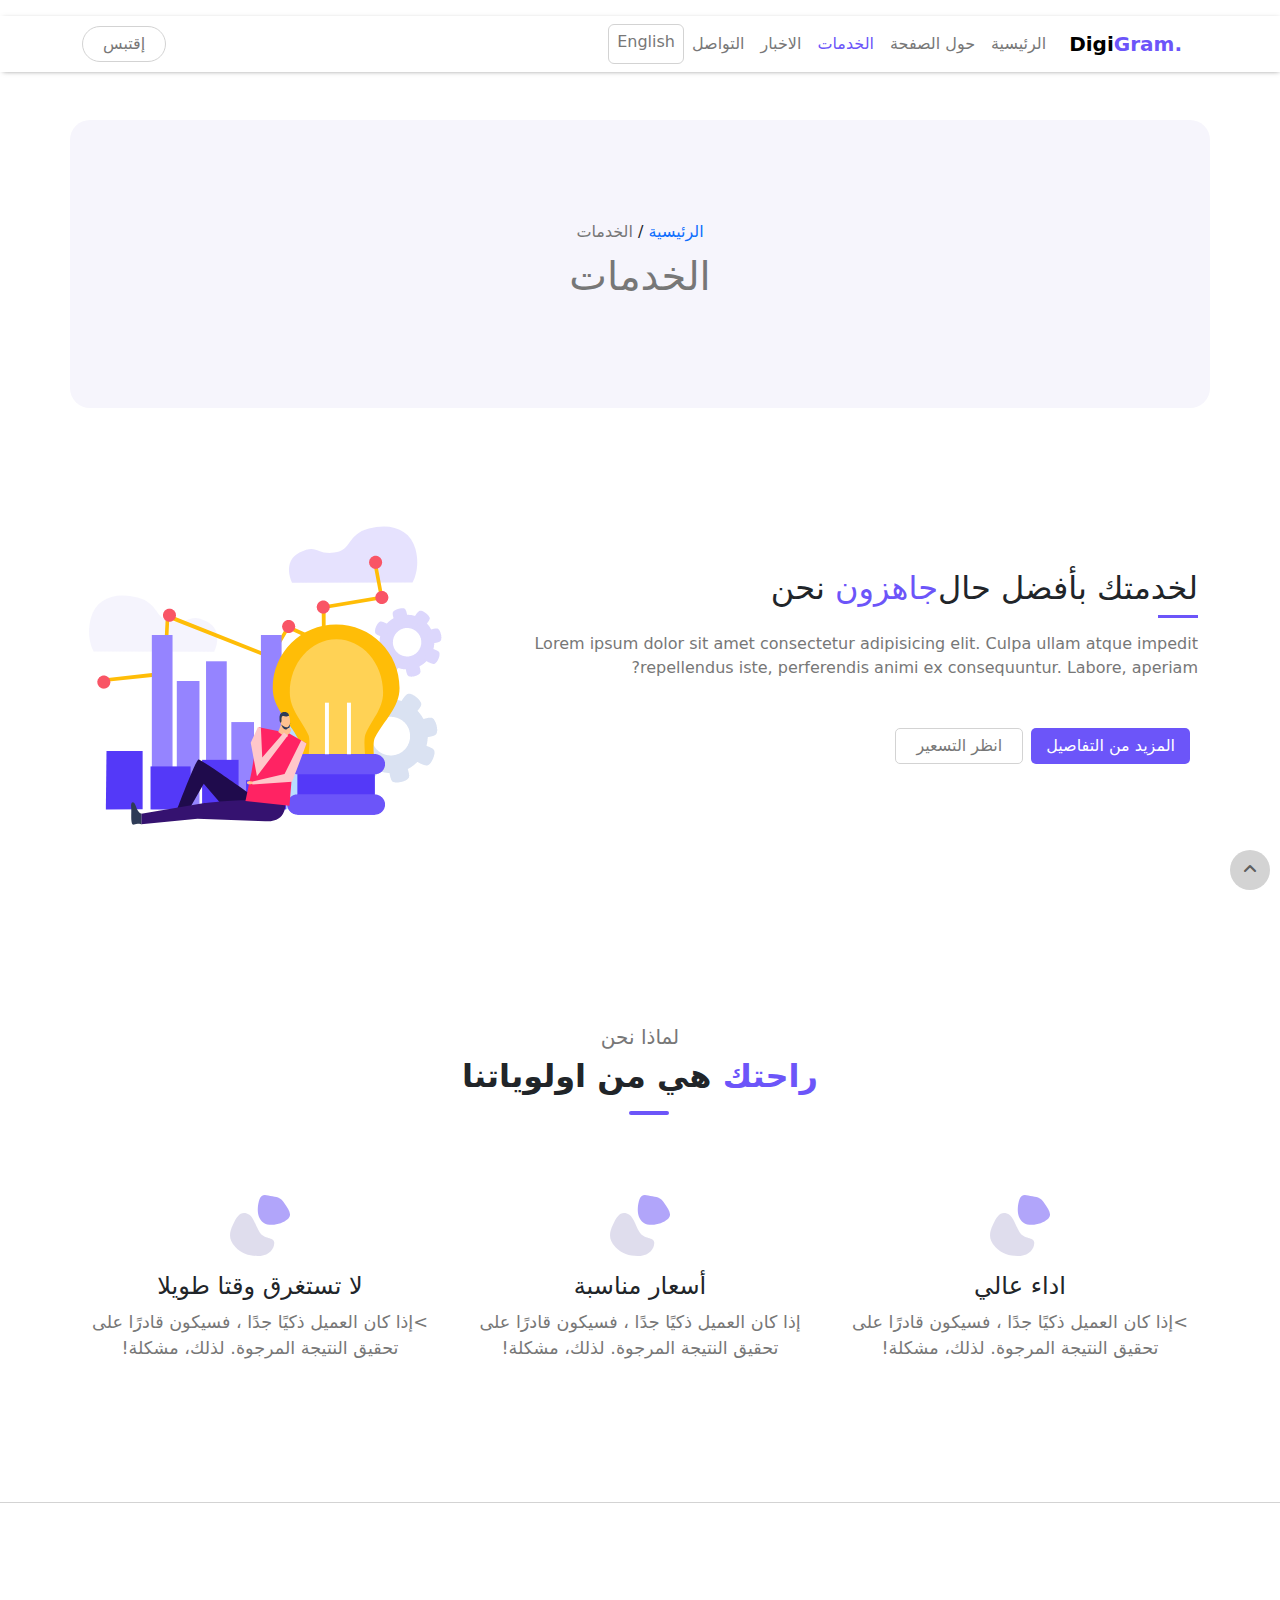
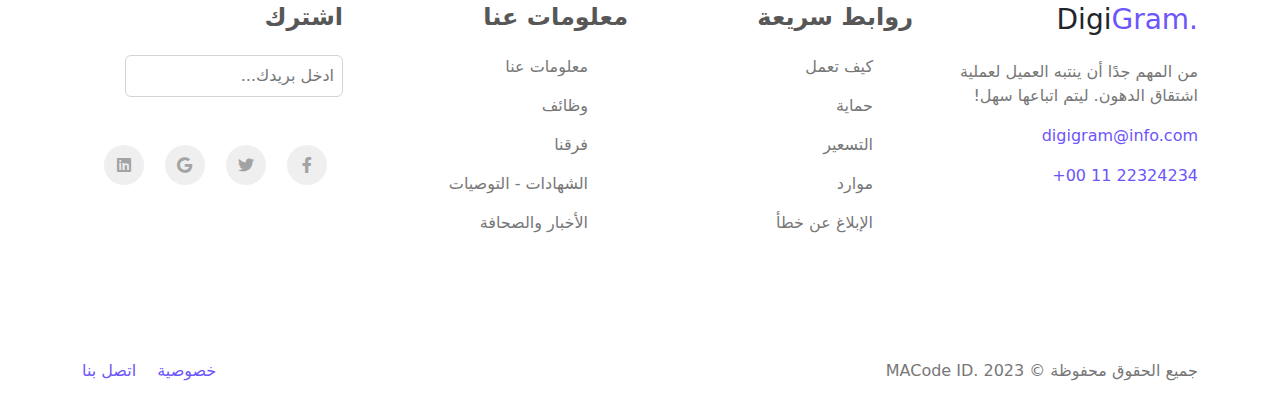
<file: services_ar.html>
<!DOCTYPE html>
<html lang="ar">

<head>
    <meta charset="UTF-8">
    <meta http-equiv="X-UA-Compatible" content="IE=edge">
    <meta name="viewport" content="width=device-width, initial-scale=1.0">
    <link rel="canonical" href="https://htmlcheatsheet.com/" />
    <meta name="description" content="this is a company website that has a lot of features">
    <meta name="keywords" content="DigiGram, company, good services" />
    <meta property="fb:admins" content="samir ali" />
    <meta property="og:title" content="DigiGram" />
    <meta property="og:type" content="website" />
    <meta property="og:url" content="https://samir-ali-10.github.io/DigiGram/" />
    <meta property="og:image" content="https://krify.co/wp-content/uploads/2019/01/Website-Design.jpg" />
    <meta property="og:description" content="this is a company website that has a lot of features" />
    <meta name="What's App:card" content="DigiGram">
    <meta property="What's App:domain" content="samir-ali-10.github.io">
    <meta property="What's App:url" content="https://samir-ali-10.github.io/DigiGram/">
    <meta name="What's App:title" content="DigiGram">
    <meta name="What's App:description" content="this is a company website that has a lot of features">
    <meta name="What's App:image" content="https://krify.co/wp-content/uploads/2019/01/Website-Design.jpg">
    <meta name="linkedin:card" content="Company">
    <meta name="linkedin:title" content="DigiGram">
    <meta name="linkedin:description" content="this is a company website that has a lot of features">
    <meta name="linkedin:site" content="samir ali">
    <meta name="linkedin:image" content="https://krify.co/wp-content/uploads/2019/01/Website-Design.jpg">
    <meta name="linkedin:creator" content="samir ali">
    <meta name="facebook:card" content="Company">
    <meta name="facebook:title" content="DigiGram">
    <meta name="facebook:description" content="this is a company website that has a lot of features">
    <meta name="facebook:site" content="samir ali">
    <meta name="facebook:image" content="https://krify.co/wp-content/uploads/2019/01/Website-Design.jpg">
    <meta name="facebook:creator" content="samir ali">
    <link rel="apple-touch-icon" href="./img/icon_pattern.svg">
    <link rel="alternate" hreflang="es" href="https://htmlcheatsheet.com/spanish/" />
    <meta name="author" content="Samir Ali">
    <link rel="icon" href="./img/icon_pattern.svg">
    <link rel="stylesheet" href="css/bootstrap.min.css">
    <link rel="stylesheet" href="css/all.min.css">
    <link rel="stylesheet" href="css/style.css">
    <title>DigiGram</title>
</head>

<body>

    <nav class="navbar navbar-expand-lg mt-3 about_us">
        <div class="container">
            <div class="logo d-flex align-items-center">
                <a class="navbar-brand text-black fw-bold" href="#">Digi<span class="secondary_color">Gram.</span>
                </a>
                <div class="navigation">
                    <div class="navbar-nav text-capitalize">
                        <a class="nav-link shaded_color" href="index_ar.html">الرئيسية</a>
                        <a class="nav-link shaded_color" href="about_ar.html">حول الصفحة</a>
                        <a class="nav-link active" aria-current="page" href="#">الخدمات</a>
                        <a class="nav-link shaded_color" href="news_ar.html">الاخبار</a>
                        <a class="nav-link shaded_color" href="contact_ar.html">التواصل</a>
                        <a class="nav-link shaded_color change_lang text-center" href="services.html">english</a>
                    </div>
                    <i class="fa-solid fa-bars"></i>
                </div>
            </div>
            <button class="header_button">إقتبس</button>
        </div>
    </nav>

    <div class="wrapper text-center mt-5">
        <div class="container bg_color">
            <div class="links">
                <a class="text-capitalize" href="index.html">الرئيسية</a>
                <span>/</span>
                <a class="text-capitalize shaded_color" href="#">الخدمات</a>
            </div>
            <h1 class="shaded_color text-capitalize mt-2">الخدمات</h1>
        </div>
    </div>

    <div class="services arabic">
        <div class="container d-flex align-items-center justify-content-around">
            <div class="content">
                <h2 class="mb-4 text-capitalize"> لخدمتك بأفضل حال<bdi class="secondary_color">جاهزون</bdi> نحن </h2>
                <p class="shaded_color mb-5">Lorem ipsum dolor sit amet consectetur adipisicing elit. Culpa ullam atque
                    impedit repellendus iste, perferendis animi ex consequuntur. Labore, aperiam?</p>
                <div class="buttons d-flex">
                    <button class="bg_secondary text-white border-0 ms-2 text-capitalize more_details me-2">المزيد من
                        التفاصيل</button>
                    <button class="info text-capitalize">انظر التسعير</button>
                </div>
            </div>
            <div class="picture">
                <img src="img/bg_image_3.png" alt="Background Image 3">
            </div>
        </div>
    </div>

    <div class="comfort text-center">
        <div class="container">
            <div class="special_heading">
                <h5 class="text-uppercase shaded_color">لماذا نحن</h5>
                <h2 class="text-capitalize fw-bolder"><bdi class="secondary_color">راحتك</bdi> هي من اولوياتنا</h2>
            </div>
            <div class="row justify-content-center">
                <div class="col-lg-4 mb-4">
                    <div class="image pb-3">
                        <img src="img/icon_pattern.svg" alt="Icon">
                    </div>
                    <div class="content">
                        <h4 class="text-capitalize">اداء عالي</h4>
                        <p class="shaded_color">>إذا كان العميل ذكيًا جدًا ، فسيكون قادرًا على تحقيق النتيجة المرجوة.
                            لذلك،
                            مشكلة!</p>
                    </div>
                </div>
                <div class="col-lg-4 mb-4">
                    <div class="image pb-3">
                        <img src="img/icon_pattern.svg" alt="Icon">
                    </div>
                    <div class="content">
                        <h4 class="text-capitalize">أسعار مناسبة</h4>
                        <p class="shaded_color">إذا كان العميل ذكيًا جدًا ، فسيكون قادرًا على تحقيق النتيجة المرجوة.
                            لذلك،
                            مشكلة!</p>
                    </div>
                </div>
                <div class="col-lg-4">
                    <div class="image pb-3">
                        <img src="img/icon_pattern.svg" alt="Icon">
                    </div>
                    <div class="content">
                        <h4 class="text-capitalize">لا تستغرق وقتا طويلا</h4>
                        <p class="shaded_color">>إذا كان العميل ذكيًا جدًا ، فسيكون قادرًا على تحقيق النتيجة المرجوة.
                            لذلك،
                            مشكلة!</p>
                    </div>
                </div>
            </div>
        </div>
    </div>

    <footer class="arabic">
        <div class="container">
            <div class="row">
                <div class="col mb-5">
                    <h3 class="text-capitalize mb-4">Digi<span class="secondary_color">Gram.</span></h3>
                    <p class="shaded_color">من المهم جدًا أن ينتبه العميل لعملية اشتقاق الدهون. ليتم اتباعها
                        سهل!</p>
                    <div class="links d-flex flex-column">
                        <a class="mb-3 secondary_color" href="#">digigram@info.com</a>
                        <a class="secondary_color phone" href="#">+00 11 22324234</a>
                    </div>
                </div>
                <div class="col mb-5">
                    <h4 class="text-capitalize mb-4">روابط سريعة</h4>
                    <ul class="list-unstyled">
                        <li>كيف تعمل</li>
                        <li>حماية</li>
                        <li>التسعير</li>
                        <li>موارد</li>
                        <li>الإبلاغ عن خطأ</li>
                    </ul>
                </div>
                <div class="col mb-5">
                    <h4 class="text-capitalize mb-4">معلومات عنا</h4>
                    <ul class="list-unstyled">
                        <li>معلومات عنا</li>
                        <li>وظائف</li>
                        <li>فرقنا</li>
                        <li>الشهادات - التوصيات</li>
                        <li>الأخبار والصحافة</li>
                    </ul>
                </div>
                <div class="col mb-5">
                    <h4 class="text-capitalize mb-4">اشترك</h4>
                    <input class="p-2" type="email" name="subscribe" placeholder="ادخل بريدك...">
                    <div class="socials mt-5">
                        <i class="fa-brands fa-facebook-f me-3" style="color: #a3a3a3;"></i>
                        <i class="fa-brands fa-twitter me-3" style="color: #a3a3a3;"></i>
                        <i class="fa-brands fa-google me-3" style="color: #a3a3a3;"></i>
                        <i class="fa-brands fa-linkedin me-3" style="color: #a3a3a3;"></i>
                    </div>
                </div>
            </div>
        </div>
    </footer>

    <div class="copyright">
        <div class="container d-flex justify-content-between">
            <p class="shaded_color">جميع الحقوق محفوظة <bdi><span>MACode ID.</span> 2023 &#169;</bdi></p>
            <div class="links">
                <a class="text-capitalize me-3 secondary_color" href="#">خصوصية</a>
                <a class="text-capitalize secondary_color me-3" href="#">اتصل بنا</a>
            </div>
        </div>
    </div>

    <a class="to_top" href="#"><i class="fa-solid fa-angle-up" style="color: #5e5e5e;"></i></a>


    <script src="js/main.js"></script>
</body>

</html>
</file>
<file: css/style.css>
.bg_color{background-color:#f6f5fc}.yellow_color{color:#ff931f}.border_color{color:#d3d3d3}.secondary_color{color:#6c55f9}.bg_secondary{background-color:#6c55f9}.active{color:#6c55f9}.shaded_color{color:#777}.header_button,.info{text-transform:capitalize;color:#777;background-color:rgba(0,0,0,0);border:.5px solid #d3d3d3;padding:5px 20px}.info,.more_details{border-radius:5px;-webkit-border-radius:5px;-moz-border-radius:5px;-ms-border-radius:5px;-o-border-radius:5px}.more_details{padding:5px 15px}.header_button{border-radius:20px;-webkit-border-radius:20px;-moz-border-radius:20px;-ms-border-radius:20px;-o-border-radius:20px}.watch_video{border:none;text-transform:capitalize;padding:5px 20px;border-radius:30px;-webkit-border-radius:30px;-moz-border-radius:30px;-ms-border-radius:30px;-o-border-radius:30px}.watch_video i{padding:10px 12px;border-radius:50%;-webkit-border-radius:50%;-moz-border-radius:50%;-ms-border-radius:50%;-o-border-radius:50%}.discover{padding:5px 15px;border:1px solid #6c55f9;border-radius:40px;-webkit-border-radius:40px;-moz-border-radius:40px;-ms-border-radius:40px;-o-border-radius:40px}.change_lang{background-color:rgba(0,0,0,0);padding:5px 20px;border:1px solid #d3d3d3;border-radius:6px;-webkit-border-radius:6px;-moz-border-radius:6px;-ms-border-radius:6px;-o-border-radius:6px}.fa-bars{display:none}.special_heading{position:relative;margin-bottom:70px}.special_heading h5{letter-spacing:3px}.special_heading::before{content:"";position:absolute;bottom:-20px;left:49%;width:40px;height:4px;background-color:#6c55f9;border-radius:6px;-webkit-border-radius:6px;-moz-border-radius:6px;-ms-border-radius:6px;-o-border-radius:6px}.special_heading_left{margin-bottom:50px;position:relative}.special_heading_left h5{letter-spacing:3px}.special_heading_left h2{font-weight:600}.special_heading_left::before{content:"";position:absolute;bottom:-20px;left:0;width:40px;height:4px;background-color:#6c55f9;border-radius:6px;-webkit-border-radius:6px;-moz-border-radius:6px;-ms-border-radius:6px;-o-border-radius:6px}a{text-decoration:none}.navbar{width:calc(100% - 30px);box-shadow:1px 1px 5px -2px #777}.navbar .navbar-nav{display:flex;transition:1s;-webkit-transition:1s;-moz-transition:1s;-ms-transition:1s;-o-transition:1s}.navbar .navbar-nav.show{height:250px;margin-top:50px}.navbar .nav-link:hover{color:#6c55f9}.navbar .fa-bars{cursor:pointer}.home{padding-bottom:150px;border-bottom:1px solid #d3d3d3}.home .content h1{font-weight:400}.information{border-bottom:1px solid #d3d3d3}.information .content .infos .parag{margin-inline-start:10px}.information .content .infos .parag p{font-size:.8rem}.about{padding-bottom:150px}.about .picture{width:40%}.about .content{width:50%}.about .content h2{position:relative}.about .content h2::before{content:"";position:absolute;bottom:-10px;background-color:#6c55f9;height:3px;width:40px;left:0}.about .revenue{padding-top:200px}.services{padding-bottom:200px}.services .content h2{position:relative}.services .content h2::before{content:"";position:absolute;bottom:-10px;background-color:#6c55f9;height:3px;width:40px;left:0}.comfort{padding-bottom:100px;border-bottom:1px solid #d3d3d3}.comfort .row{margin-top:100px}.comfort .row .content p{font-size:1.1rem}.pricing{padding-top:100px;padding-bottom:100px}.pricing .container .row .card{min-width:fit-content;border-radius:10px}.pricing .container .row .card .card-body h5{letter-spacing:3px}.pricing .container .row .card .card-body p{font-weight:500}.pricing .container .row .card .card-body p span{font-size:60px;position:relative}.pricing .container .row .card .card-body p span::before{content:"$";position:absolute;top:15px;left:-10px;font-size:15px}.news{padding:100px 0;overflow:hidden}.news .containing .row{overflow:hidden;display:none;transition:.3s;-webkit-transition:.3s;-moz-transition:.3s;-ms-transition:.3s;-o-transition:.3s}.news .containing .row .image img{width:300px;border-radius:10px;-webkit-border-radius:10px;-moz-border-radius:10px;-ms-border-radius:10px;-o-border-radius:10px}.news .containing .row.show{display:flex;opacity:0;animation:fadeIn 1s forwards;-webkit-animation:fadeIn 1s forwards}@keyframes fadeIn{0%{opacity:0;transform:translateX(1000px);-webkit-transform:translateX(1000px);-moz-transform:translateX(1000px);-ms-transform:translateX(1000px);-o-transform:translateX(1000px)}100%{opacity:1;transform:translateX(0);-webkit-transform:translateX(0);-moz-transform:translateX(0);-ms-transform:translateX(0);-o-transform:translateX(0)}}.news .slider{margin-top:70px}.news .slider .dot{background-color:#777;width:10px;height:10px;border-radius:50%;-webkit-border-radius:50%;-moz-border-radius:50%;-ms-border-radius:50%;-o-border-radius:50%;margin-left:10px;cursor:pointer}.news .slider .dot.active{background-color:#6c55f9}.contact{padding:100px 0;border-bottom:1px solid #d3d3d3}.contact ul li i{text-align:center;color:#6c55f9;border:1px solid #d3d3d3;border-radius:50%;-webkit-border-radius:50%;-moz-border-radius:50%;-ms-border-radius:50%;-o-border-radius:50%;width:30px;height:30px;line-height:30px;cursor:pointer}.contact form{flex-direction:column}.contact form input,.contact form textarea{border:1px solid #d3d3d3;border-radius:6px;-webkit-border-radius:6px;-moz-border-radius:6px;-ms-border-radius:6px;-o-border-radius:6px;outline:none}.contact form input[type=submit]{width:fit-content;border-radius:20px;-webkit-border-radius:20px;-moz-border-radius:20px;-ms-border-radius:20px;-o-border-radius:20px}.blog{padding:100px 0}.blog .card{border:none;box-shadow:0px 2px 6px 0px #777;border-radius:10px;-webkit-border-radius:10px;-moz-border-radius:10px;-ms-border-radius:10px;-o-border-radius:10px}.blog .card .card-body h5{font-size:.9rem}.blog .card .card-body h6{font-size:.8rem}.blog .card .card-body img{width:50px;height:50px;border-radius:50%;-webkit-border-radius:50%;-moz-border-radius:50%;-ms-border-radius:50%;-o-border-radius:50%}.blog .card .card-body p{font-size:1.4rem}.blog .card .card-body a i{font-size:.8rem}.blog .card .active{margin-bottom:111px}.clients{padding:100px 0}footer{padding:100px 0 60px 0}footer .row h4{color:#575757;font-weight:700}footer .row ul li{text-transform:capitalize;color:#777;margin-bottom:15px}footer .row input{border:1px solid #d3d3d3;border-radius:6px;-webkit-border-radius:6px;-moz-border-radius:6px;-ms-border-radius:6px;-o-border-radius:6px}footer .row .socials i{width:40px;height:40px;line-height:40px;text-align:center;background-color:rgba(238,238,238,.9333333333);border-radius:50%;-webkit-border-radius:50%;-moz-border-radius:50%;-ms-border-radius:50%;-o-border-radius:50%}@media(max-width: 991.5px){.navbar .navbar-nav{height:0;overflow:hidden}.navbar .navigation .fa-bars{display:block}.picture{display:none}.home .content .buttons{justify-content:space-between}.about .content{width:100%}.about .content img{display:none}.pricing .card{margin-bottom:20px}.news .image{margin-bottom:30px}.contact .in_touch{margin-bottom:50px}.clients .container{flex-direction:column}.clients .container .client{padding-bottom:20px;margin-bottom:50px;border-bottom:1px solid #d3d3d3}}@media(max-width: 575.5px){.about .revenue{flex-direction:column}}@media(max-width: 399.5px){.copyright .container{flex-direction:column}}.to_top{position:fixed;bottom:10px;right:10px;width:40px;height:40px;background-color:#d3d3d3;text-align:center;line-height:40px;border-radius:50%;-webkit-border-radius:50%;-moz-border-radius:50%;-ms-border-radius:50%;-o-border-radius:50%}nav .navbar-brand{direction:ltr;margin-left:15px}nav.about_us{width:100%}.wrapper{padding-bottom:100px}.wrapper .container{padding-top:100px;padding-bottom:100px;border-radius:20px;-webkit-border-radius:20px;-moz-border-radius:20px;-ms-border-radius:20px;-o-border-radius:20px}.about .about_buttons .more_details{border:none}.about.arabic .content{width:50%}.about.arabic .content h2{position:relative}.about.arabic .content h2::before{content:"";position:absolute;bottom:-10px;background-color:#6c55f9;height:3px;width:40px;right:0}footer.arabic h3{direction:ltr;text-align:right}footer.arabic .links .phone{direction:ltr;text-align:right}.services.arabic .content h2{position:relative}.services.arabic .content h2::before{content:"";position:absolute;bottom:-10px;background-color:#6c55f9;height:3px;width:40px;right:0}.blog{border-bottom:1px solid #d3d3d3}.blog .buttons{margin-top:50px}.blog .buttons button{width:fit-content;background-color:rgba(0,0,0,0);color:#777;border:1px solid #d3d3d3;border-radius:6px;-webkit-border-radius:6px;-moz-border-radius:6px;-ms-border-radius:6px;-o-border-radius:6px;padding:5px 10px}.blog .buttons button.active{background-color:#6c55f9;color:#fff}.contact.arabic .special_heading_left::before{content:"";position:absolute;bottom:-20px;right:0;width:40px;height:4px;background-color:#6c55f9;border-radius:6px;-webkit-border-radius:6px;-moz-border-radius:6px;-ms-border-radius:6px;-o-border-radius:6px}html:lang(ar){direction:rtl}:root{scroll-behavior:smooth}*{box-sizing:border-box}body{margin:0}/*# sourceMappingURL=style.css.map */
</file>
